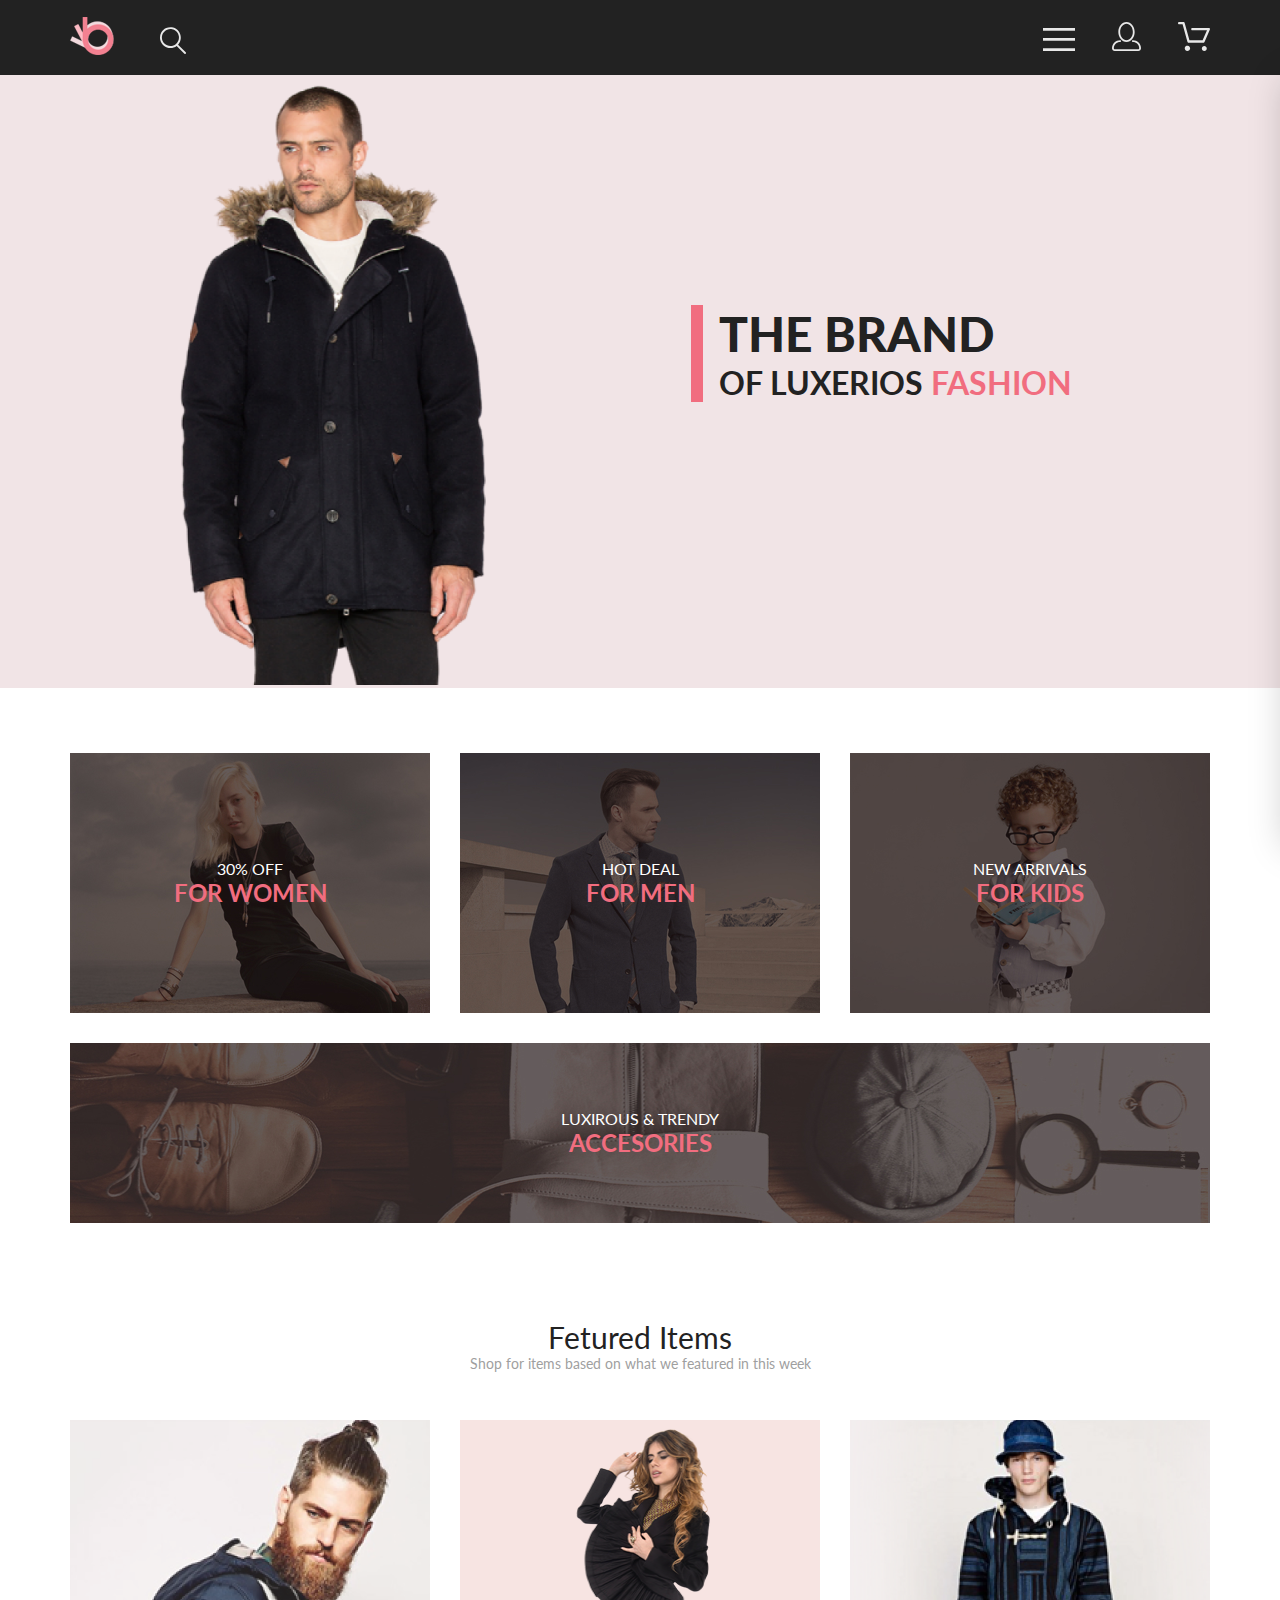
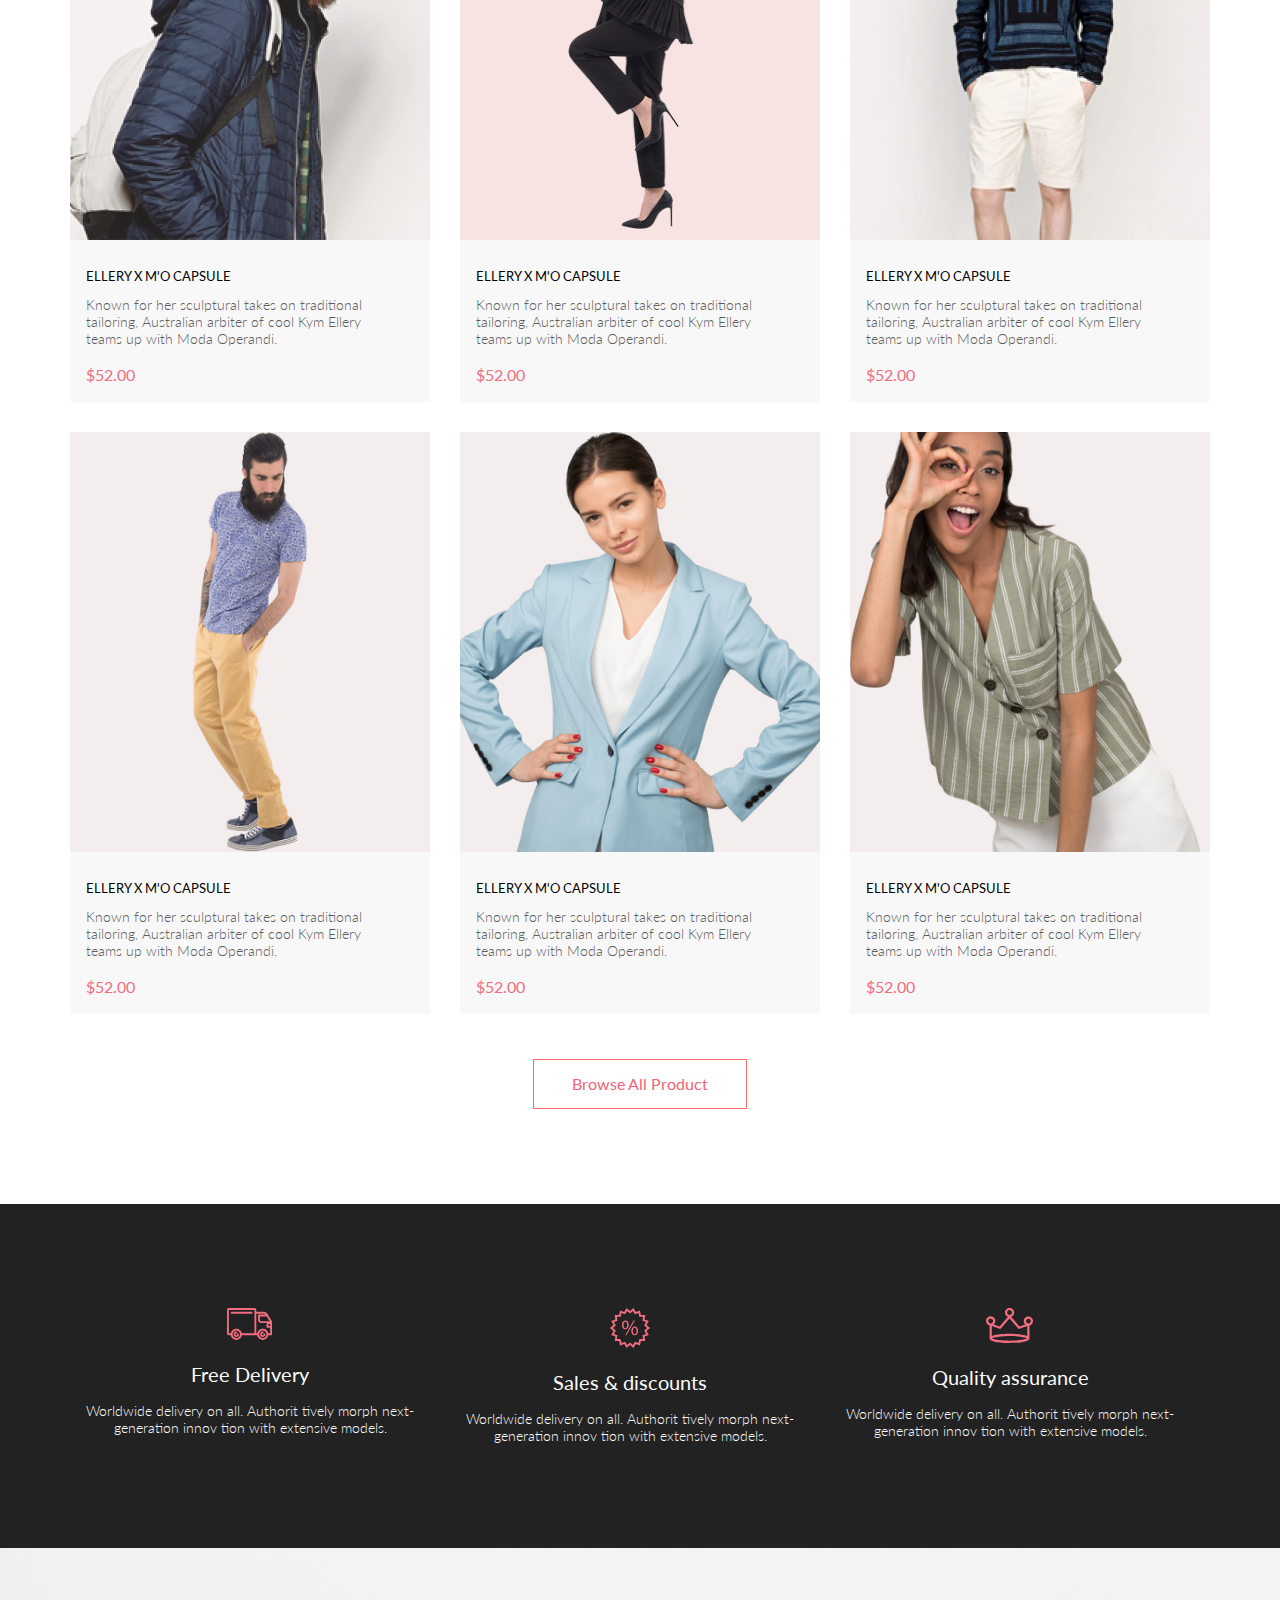
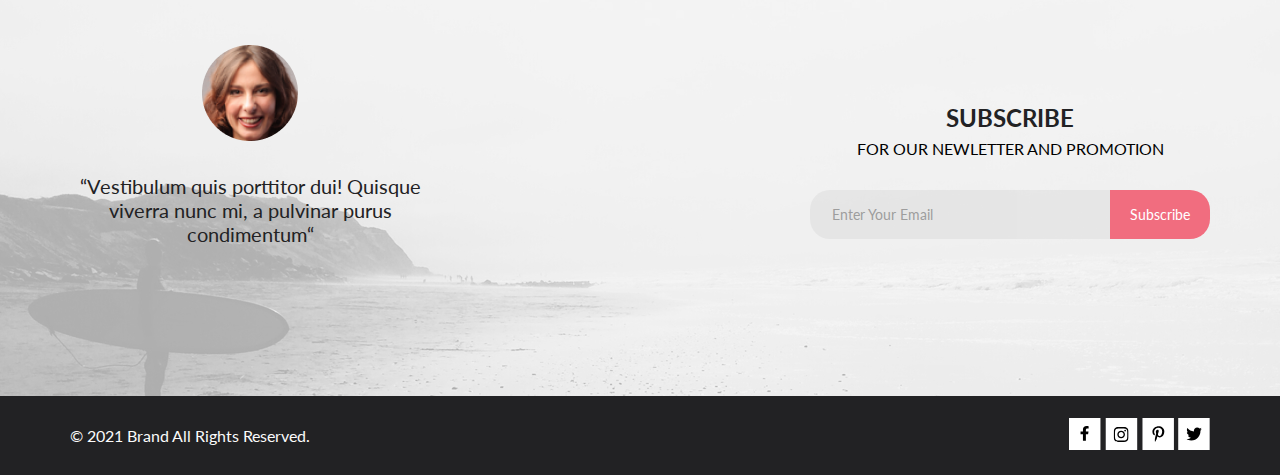
<file: index.html>
<!DOCTYPE html>
<html lang="en">

<head>
    <meta charset="UTF-8">
    <meta http-equiv="X-UA-Compatible" content="IE=edge">
    <meta name="viewport" content="width=device-width, initial-scale=1.0">
    <link rel="stylesheet" href="css/style.css">
    <link rel="preconnect" href="https://fonts.gstatic.com">
    <link href="https://fonts.googleapis.com/css2?family=Lato:wght@300 400 700 900&display=swap" rel="stylesheet">
    <title>Shop</title>
</head>

<body>
    <wrapper>




        <header class="header content__centering">
            <div class="header__left"><a href="index.html"><img src="images/logo.png" alt="Логотип"></a>

                <svg class="header__search" width="27" height="28" viewBox="0 0 27 28" fill="none"
                    xmlns="http://www.w3.org/2000/svg">
                    <path
                        d="M19.0596 17.6259C20.6713 15.8658 21.6282 13.6048 21.7698 11.2225C21.9113 8.84018 21.2288 6.48173 19.8369 4.54318C18.445 2.60463 16.4285 1.20404 14.126 0.576619C11.8234 -0.0508009 9.3751 0.13316 7.19217 1.09761C5.00923 2.06205 3.22463 3.74825 2.13804 5.87302C1.05145 7.9978 0.729054 10.4318 1.225 12.7661C1.72094 15.1005 3.00501 17.1932 4.86158 18.6927C6.71814 20.1922 9.03413 21.0072 11.4206 21.0009C13.673 21.004 15.8645 20.27 17.6606 18.9109L25.4086 26.7179C25.4941 26.807 25.5965 26.8781 25.7099 26.927C25.8232 26.9759 25.9452 27.0017 26.0686 27.0029C26.1923 27.0033 26.3148 26.9782 26.4283 26.9292C26.5419 26.8801 26.6441 26.8082 26.7286 26.7179C26.9025 26.537 26.9997 26.2958 26.9997 26.0449C26.9997 25.794 26.9025 25.5528 26.7286 25.3719L19.0596 17.6259ZM2.88662 10.5009C2.89946 8.81563 3.41094 7.17187 4.35659 5.77685C5.30224 4.38183 6.63972 3.29801 8.20044 2.662C9.76115 2.02599 11.4752 1.86627 13.1266 2.20298C14.7779 2.53969 16.2926 3.35775 17.4797 4.55404C18.6668 5.75033 19.4732 7.27129 19.7972 8.92519C20.1212 10.5791 19.9483 12.2919 19.3002 13.8476C18.6522 15.4034 17.5581 16.7325 16.1559 17.6674C14.7536 18.6023 13.1059 19.1011 11.4206 19.1009C9.14916 19.0901 6.97482 18.1784 5.37484 16.566C3.77486 14.9537 2.87998 12.7724 2.88662 10.5009Z"
                        fill="#E8E8E8" />
                </svg>

            </div>
            <div class="header__right">
                <input type="checkbox" id="switcher" class="hidden-menu-ticker">
                <a class="header__right__link" href="">
                    <label for="switcher">
                        <svg class="header__right__icons" width="32" height="23" viewBox="0 0 32 23" fill="none"
                            xmlns="http://www.w3.org/2000/svg">
                            <path d="M0 23V20.31H32V23H0ZM0 12.76V10.07H32V12.76H0ZM0 2.69V0H32V2.69H0Z"
                                fill="#E8E8E8" />
                        </svg>
                    </label>
                </a>

                <div class="filter__sort hidden-menu">
                    <div class="filter">
                        <span class="hidden-menu-title">MENU</span>
                        <details class="filter__details-in" open>
                            <summary class="filter__summary-in">
                                <span class="filter__heading-in">MAN</span>
                            </summary>
                            <ul class="filter__ul">
                                <li><a href="#">Accessories</a></li>
                                <li><a href="#">Bags</a></li>
                                <li><a href="#">Denim</a></li>
                                <li><a href="#">T-Shirts</a></li>
                            </ul>
                        </details>
                        <details class="filter__details-in" open>
                            <summary class="filter__summary-in">
                                <span class="filter__heading-in">WOMEN</span>
                            </summary>
                            <ul class="filter__ul">
                                <li><a href="#">Accessories</a></li>
                                <li><a href="#">Jackets & Coats</a></li>
                                <li><a href="#">Polos</a></li>
                                <li><a href="#">Shirts</a></li>
                                <li><a href="#">T-Shirts</a></li>
                            </ul>
                        </details>
                        <details class="filter__details-in" open>
                            <summary class="filter__summary-in">
                                <span class="filter__heading-in">KIDS</span>
                            </summary>
                            <ul class="filter__ul">
                                <li><a href="#">Accessories</a></li>
                                <li><a href="#">Jackets & Coats</a></li>
                                <li><a href="#">Polos</a></li>
                                <li><a href="#">Shirts</a></li>
                                <li><a href="#">T-Shirts</a></li>
                                <li><a href="#">Bags</a></li>
                            </ul>
                        </details>

                    </div>
                </div>

                <a class="header__right__link" href="registration.html">
                    <svg class="header__right__icons" width="29" height="29" viewBox="0 0 29 29" fill="none"
                        xmlns="http://www.w3.org/2000/svg">
                        <path
                            d="M14.5 19.937C19 19.937 22.656 15.464 22.656 9.968C22.656 4.472 19 0 14.5 0C13.3631 0.0217413 12.2463 0.303398 11.2351 0.823397C10.2239 1.34339 9.34507 2.08794 8.66602 3C7.12663 4.99573 6.30819 7.45381 6.34399 9.974C6.34399 15.465 10 19.937 14.5 19.937ZM14.5 1.813C18 1.813 20.844 5.472 20.844 9.969C20.844 14.466 17.998 18.125 14.5 18.125C11.002 18.125 8.15603 14.465 8.15503 9.969C8.15403 5.473 11 1.813 14.5 1.813ZM20.844 18.125C20.6036 18.125 20.373 18.2205 20.203 18.3905C20.033 18.5605 19.9375 18.7911 19.9375 19.0315C19.9375 19.2719 20.033 19.5025 20.203 19.6725C20.373 19.8425 20.6036 19.938 20.844 19.938C22.526 19.9399 24.1386 20.6088 25.3279 21.7982C26.5172 22.9875 27.1861 24.6 27.188 26.282C27.1875 26.5221 27.0918 26.7523 26.922 26.9221C26.7522 27.0918 26.5221 27.1875 26.282 27.188H2.71997C2.47985 27.1875 2.24975 27.0918 2.07996 26.9221C1.91016 26.7523 1.81449 26.5221 1.81396 26.282C1.81608 24.6001 2.48517 22.9877 3.67444 21.7985C4.86371 20.6092 6.47608 19.9401 8.15796 19.938C8.39824 19.938 8.62868 19.8425 8.79858 19.6726C8.96849 19.5027 9.06396 19.2723 9.06396 19.032C9.06396 18.7917 8.96849 18.5613 8.79858 18.3914C8.62868 18.2215 8.39824 18.126 8.15796 18.126C5.99541 18.1279 3.92201 18.9875 2.39258 20.5164C0.863144 22.0453 0.00264777 24.1185 0 26.281C0.000794067 27.0019 0.287502 27.693 0.797241 28.2027C1.30698 28.7125 1.99811 28.9992 2.71899 29H26.282C27.0027 28.9989 27.6936 28.7121 28.2031 28.2024C28.7126 27.6927 28.9992 27.0017 29 26.281C28.9974 24.1187 28.1372 22.0457 26.6083 20.5168C25.0793 18.9878 23.0063 18.1276 20.844 18.125Z"
                            fill="#E8E8E8" />
                    </svg>
                </a>
                <a class="header__right__link" href="cart.html">
                    <svg class="header__right__icons" width="32" height="29" viewBox="0 0 32 29" fill="none"
                        xmlns="http://www.w3.org/2000/svg">
                        <path
                            d="M26.2009 29C25.5532 28.9738 24.9415 28.6948 24.4972 28.2227C24.0529 27.7506 23.8114 27.1232 23.8245 26.475C23.8376 25.8269 24.1043 25.2097 24.5673 24.7559C25.0303 24.3022 25.6527 24.048 26.301 24.048C26.9493 24.048 27.5717 24.3022 28.0347 24.7559C28.4977 25.2097 28.7644 25.8269 28.7775 26.475C28.7906 27.1232 28.549 27.7506 28.1047 28.2227C27.6604 28.6948 27.0488 28.9738 26.401 29H26.2009ZM6.75293 26.32C6.75293 25.79 6.91011 25.2718 7.20459 24.8311C7.49907 24.3904 7.91764 24.0469 8.40735 23.844C8.89705 23.6412 9.43594 23.5881 9.95581 23.6915C10.4757 23.7949 10.9532 24.0502 11.328 24.425C11.7028 24.7998 11.9581 25.2773 12.0615 25.7972C12.1649 26.317 12.1118 26.8559 11.9089 27.3456C11.7061 27.8353 11.3626 28.2539 10.9219 28.5483C10.4812 28.8428 9.96304 29 9.43298 29C9.08087 29.0003 8.73212 28.9311 8.40674 28.7966C8.08136 28.662 7.78569 28.4646 7.53662 28.2158C7.28755 27.9669 7.09001 27.6713 6.9552 27.3461C6.82039 27.0208 6.75098 26.6721 6.75098 26.32H6.75293ZM10.553 20.686C10.2935 20.6868 10.0409 20.6024 9.83411 20.4457C9.62727 20.2891 9.47758 20.0689 9.40796 19.819L4.57495 2.36401H1.18201C0.868521 2.36401 0.567859 2.23947 0.346191 2.01781C0.124523 1.79614 0 1.49549 0 1.18201C0 0.868519 0.124523 0.567873 0.346191 0.346205C0.567859 0.124537 0.868521 5.81268e-06 1.18201 5.81268e-06H5.46301C5.7225 -0.00080736 5.97504 0.0837201 6.18176 0.240568C6.38848 0.397416 6.53784 0.617884 6.60693 0.868006L11.4399 18.323H24.6179L29.001 8.27501H14.401C14.2428 8.27961 14.0854 8.25242 13.9379 8.19507C13.7904 8.13771 13.6559 8.05134 13.5424 7.94108C13.4288 7.83082 13.3386 7.69891 13.277 7.55315C13.2154 7.40739 13.1836 7.25075 13.1836 7.0925C13.1836 6.93426 13.2154 6.77762 13.277 6.63186C13.3386 6.4861 13.4288 6.35419 13.5424 6.24393C13.6559 6.13367 13.7904 6.0473 13.9379 5.98994C14.0854 5.93259 14.2428 5.90541 14.401 5.91001H30.814C31.0097 5.90996 31.2022 5.95866 31.3744 6.05172C31.5465 6.14478 31.6928 6.27926 31.7999 6.44301C31.9078 6.60729 31.9734 6.79569 31.9908 6.99145C32.0083 7.18721 31.9771 7.38424 31.9 7.565L26.495 19.977C26.4026 20.1876 26.251 20.3668 26.0585 20.4927C25.866 20.6186 25.641 20.6858 25.411 20.686H10.553Z"
                            fill="#E8E8E8" />
                    </svg>
                </a>
            </div>
        </header>




        <section class="promo content__centering">
            <div class="promo__image">
                <img src="images/big_picture_man.png" alt="Man photo" class="promo__photo">
            </div>
            <div class="promo__text">
                <div class="promo__content">
                    <h1 class="promo__h1">THE BRAND</h1>
                    <h2 class="promo__h2">OF LUXERIOS <span class="promo__h2_select">FASHION</span></h2>
                </div>
            </div>
        </section>

        <div class="offer content__centering">
            <div class="offer__pictures__1">
                <div class="offer__picture__block__1">
                    <div class="offer__text__block__1">
                        <p class="offer__text__1">30% OFF</p>
                        <p class="offer__text__2">FOR WOMEN</p>
                    </div>
                </div>
                <div class="offer__picture__block__2">
                    <div class="offer__text__block__1">
                        <p class="offer__text__1">HOT DEAL</p>
                        <p class="offer__text__2">FOR MEN</p>
                    </div>
                </div>
                <div class="offer__picture__block__3">
                    <div class="offer__text__block__1">
                        <p class="offer__text__1">NEW ARRIVALS</p>
                        <p class="offer__text__2">FOR KIDS</p>
                    </div>
                </div>
            </div>
            <div class="offer__picture__2">
                <div class="offer__text__block">
                    <p class="offer__text__1">LUXIROUS & TRENDY</p>
                    <p class="offer__text__2">ACCESORIES</p>
                </div>
            </div>
        </div>

        <section class="products content__centering">
            <div class="top__text">
                <p class="products__top__text__1">Fetured Items</p>
                <p class="products__top__text__2">Shop for items based on what we featured in this week</p>
            </div>
            <div class="products__cards">
                <div class="product__card">
                    <a class="product__card__link" href=" #">
                        <img class="product__card__image" src="images/product_card_1.png" alt="product_card_1">
                    </a>
                    <div class="product__card__text">
                        <p class="product__card__p1">ELLERY X M'O CAPSULE</p>
                        <p class="product__card__p2">Known for her sculptural takes on traditional tailoring, Australian
                            arbiter of cool Kym Ellery teams up with Moda Operandi.</p>
                        <p class="product__card__p3">$52.00</p>
                    </div>
                    <a href="product.html" class="product__add__link"><svg class="product__cart__svg" width="27"
                            height="25" viewBox="0 0 27 25" fill="none" xmlns="http://www.w3.org/2000/svg">
                            <path
                                d="M21.9509 23.2667H21.8386C21.2294 23.2667 20.7177 22.7671 20.6735 22.1294C20.629 21.4607 21.1175 20.8785 21.7626 20.8346C21.788 20.8329 21.8145 20.832 21.8405 20.832C22.4575 20.832 22.9743 21.3219 23.0201 21.9487C23.0319 22.1971 22.9914 22.5514 22.736 22.8439L22.73 22.8507L22.7242 22.8575C22.5275 23.0912 22.2607 23.2321 21.9509 23.2667ZM8.21887 23.2604C7.5683 23.2604 7.03906 22.7174 7.03906 22.05C7.03906 21.3832 7.5683 20.8406 8.21887 20.8406C8.86945 20.8406 9.39868 21.3832 9.39868 22.05C9.39868 22.7174 8.86945 23.2604 8.21887 23.2604Z"
                                fill="white" />
                            <path
                                d="M21.876 22.2662C21.921 22.2549 21.9423 22.2339 21.96 22.2129C21.9678 22.2037 21.9756 22.1946 21.9835 22.1855C22.02 22.1438 22.0233 22.0553 22.0224 22.0105C22.0092 21.9044 21.9185 21.8315 21.8412 21.8315C21.8375 21.8315 21.8336 21.8317 21.8312 21.8318C21.7531 21.8372 21.6653 21.9409 21.6719 22.0625C21.6813 22.1793 21.7675 22.2662 21.8392 22.2662H21.876ZM8.21954 22.2599C8.31873 22.2599 8.39935 22.1655 8.39935 22.0496C8.39935 21.9341 8.31873 21.8401 8.21954 21.8401C8.12042 21.8401 8.03973 21.9341 8.03973 22.0496C8.03973 22.1655 8.12042 22.2599 8.21954 22.2599ZM21.9995 24.2662C21.9517 24.2662 21.8878 24.2662 21.8392 24.2662C20.7017 24.2662 19.7567 23.3545 19.6765 22.198C19.5964 20.9929 20.4937 19.9183 21.6953 19.8364C21.7441 19.8331 21.7928 19.8315 21.8412 19.8315C22.9799 19.8315 23.9413 20.7324 24.019 21.8884C24.0505 22.4915 23.8741 23.0612 23.4898 23.5012C23.1055 23.9575 22.5764 24.2177 21.9995 24.2662ZM8.21954 24.2599C7.01532 24.2599 6.03973 23.2709 6.03973 22.0496C6.03973 20.8291 7.01532 19.8401 8.21954 19.8401C9.42371 19.8401 10.3994 20.8291 10.3994 22.0496C10.3994 23.2709 9.42371 24.2599 8.21954 24.2599ZM21.1984 17.3938H9.13306C8.70013 17.3938 8.31586 17.1005 8.20331 16.6775L4.27753 2.24768H1.52173C0.993408 2.24768 0.560547 1.80859 0.560547 1.27039C0.560547 0.733032 0.993408 0.292969 1.52173 0.292969H4.99933C5.43134 0.292969 5.81561 0.586304 5.9281 1.01025L9.85394 15.4391H20.5576L24.1144 7.13379H12.2578C11.7286 7.13379 11.2957 6.69373 11.2957 6.15649C11.2957 5.61914 11.7286 5.17908 12.2578 5.17908H25.5886C25.9091 5.17908 26.2141 5.34192 26.3896 5.61914C26.566 5.89539 26.5984 6.23743 26.4697 6.547L22.0795 16.807C21.9193 17.1653 21.5827 17.3938 21.1984 17.3938Z"
                                fill="white" />
                            <path
                                d="M21.876 22.2662C21.921 22.2549 21.9423 22.2339 21.96 22.2129C21.9678 22.2037 21.9756 22.1946 21.9835 22.1855C22.02 22.1438 22.0233 22.0553 22.0224 22.0105C22.0092 21.9044 21.9185 21.8315 21.8412 21.8315C21.8375 21.8315 21.8336 21.8317 21.8312 21.8318C21.7531 21.8372 21.6653 21.9409 21.6719 22.0625C21.6813 22.1793 21.7675 22.2662 21.8392 22.2662H21.876ZM8.21954 22.2599C8.31873 22.2599 8.39935 22.1655 8.39935 22.0496C8.39935 21.9341 8.31873 21.8401 8.21954 21.8401C8.12042 21.8401 8.03973 21.9341 8.03973 22.0496C8.03973 22.1655 8.12042 22.2599 8.21954 22.2599ZM21.9995 24.2662C21.9517 24.2662 21.8878 24.2662 21.8392 24.2662C20.7017 24.2662 19.7567 23.3545 19.6765 22.198C19.5964 20.9929 20.4937 19.9183 21.6953 19.8364C21.7441 19.8331 21.7928 19.8315 21.8412 19.8315C22.9799 19.8315 23.9413 20.7324 24.019 21.8884C24.0505 22.4915 23.8741 23.0612 23.4898 23.5012C23.1055 23.9575 22.5764 24.2177 21.9995 24.2662ZM8.21954 24.2599C7.01532 24.2599 6.03973 23.2709 6.03973 22.0496C6.03973 20.8291 7.01532 19.8401 8.21954 19.8401C9.42371 19.8401 10.3994 20.8291 10.3994 22.0496C10.3994 23.2709 9.42371 24.2599 8.21954 24.2599ZM21.1984 17.3938H9.13306C8.70013 17.3938 8.31586 17.1005 8.20331 16.6775L4.27753 2.24768H1.52173C0.993408 2.24768 0.560547 1.80859 0.560547 1.27039C0.560547 0.733032 0.993408 0.292969 1.52173 0.292969H4.99933C5.43134 0.292969 5.81561 0.586304 5.9281 1.01025L9.85394 15.4391H20.5576L24.1144 7.13379H12.2578C11.7286 7.13379 11.2957 6.69373 11.2957 6.15649C11.2957 5.61914 11.7286 5.17908 12.2578 5.17908H25.5886C25.9091 5.17908 26.2141 5.34192 26.3896 5.61914C26.566 5.89539 26.5984 6.23743 26.4697 6.547L22.0795 16.807C21.9193 17.1653 21.5827 17.3938 21.1984 17.3938Z"
                                fill="white" />
                        </svg>
                        Add to Cart
                    </a>
                </div>
                <div class="product__card">
                    <a class="product__card__link" href=" #">
                        <img src="images/product_card_2.png" alt="product_card_2">
                    </a>
                    <div class="product__card__text">
                        <p class="product__card__p1">ELLERY X M'O CAPSULE</p>
                        <p class="product__card__p2">Known for her sculptural takes on traditional tailoring, Australian
                            arbiter of cool Kym Ellery teams up with Moda Operandi.</p>
                        <p class="product__card__p3">$52.00</p>
                    </div>
                    <a href="product.html" class="product__add__link"><svg class="product__cart__svg" width="27"
                            height="25" viewBox="0 0 27 25" fill="none" xmlns="http://www.w3.org/2000/svg">
                            <path
                                d="M21.9509 23.2667H21.8386C21.2294 23.2667 20.7177 22.7671 20.6735 22.1294C20.629 21.4607 21.1175 20.8785 21.7626 20.8346C21.788 20.8329 21.8145 20.832 21.8405 20.832C22.4575 20.832 22.9743 21.3219 23.0201 21.9487C23.0319 22.1971 22.9914 22.5514 22.736 22.8439L22.73 22.8507L22.7242 22.8575C22.5275 23.0912 22.2607 23.2321 21.9509 23.2667ZM8.21887 23.2604C7.5683 23.2604 7.03906 22.7174 7.03906 22.05C7.03906 21.3832 7.5683 20.8406 8.21887 20.8406C8.86945 20.8406 9.39868 21.3832 9.39868 22.05C9.39868 22.7174 8.86945 23.2604 8.21887 23.2604Z"
                                fill="white" />
                            <path
                                d="M21.876 22.2662C21.921 22.2549 21.9423 22.2339 21.96 22.2129C21.9678 22.2037 21.9756 22.1946 21.9835 22.1855C22.02 22.1438 22.0233 22.0553 22.0224 22.0105C22.0092 21.9044 21.9185 21.8315 21.8412 21.8315C21.8375 21.8315 21.8336 21.8317 21.8312 21.8318C21.7531 21.8372 21.6653 21.9409 21.6719 22.0625C21.6813 22.1793 21.7675 22.2662 21.8392 22.2662H21.876ZM8.21954 22.2599C8.31873 22.2599 8.39935 22.1655 8.39935 22.0496C8.39935 21.9341 8.31873 21.8401 8.21954 21.8401C8.12042 21.8401 8.03973 21.9341 8.03973 22.0496C8.03973 22.1655 8.12042 22.2599 8.21954 22.2599ZM21.9995 24.2662C21.9517 24.2662 21.8878 24.2662 21.8392 24.2662C20.7017 24.2662 19.7567 23.3545 19.6765 22.198C19.5964 20.9929 20.4937 19.9183 21.6953 19.8364C21.7441 19.8331 21.7928 19.8315 21.8412 19.8315C22.9799 19.8315 23.9413 20.7324 24.019 21.8884C24.0505 22.4915 23.8741 23.0612 23.4898 23.5012C23.1055 23.9575 22.5764 24.2177 21.9995 24.2662ZM8.21954 24.2599C7.01532 24.2599 6.03973 23.2709 6.03973 22.0496C6.03973 20.8291 7.01532 19.8401 8.21954 19.8401C9.42371 19.8401 10.3994 20.8291 10.3994 22.0496C10.3994 23.2709 9.42371 24.2599 8.21954 24.2599ZM21.1984 17.3938H9.13306C8.70013 17.3938 8.31586 17.1005 8.20331 16.6775L4.27753 2.24768H1.52173C0.993408 2.24768 0.560547 1.80859 0.560547 1.27039C0.560547 0.733032 0.993408 0.292969 1.52173 0.292969H4.99933C5.43134 0.292969 5.81561 0.586304 5.9281 1.01025L9.85394 15.4391H20.5576L24.1144 7.13379H12.2578C11.7286 7.13379 11.2957 6.69373 11.2957 6.15649C11.2957 5.61914 11.7286 5.17908 12.2578 5.17908H25.5886C25.9091 5.17908 26.2141 5.34192 26.3896 5.61914C26.566 5.89539 26.5984 6.23743 26.4697 6.547L22.0795 16.807C21.9193 17.1653 21.5827 17.3938 21.1984 17.3938Z"
                                fill="white" />
                            <path
                                d="M21.876 22.2662C21.921 22.2549 21.9423 22.2339 21.96 22.2129C21.9678 22.2037 21.9756 22.1946 21.9835 22.1855C22.02 22.1438 22.0233 22.0553 22.0224 22.0105C22.0092 21.9044 21.9185 21.8315 21.8412 21.8315C21.8375 21.8315 21.8336 21.8317 21.8312 21.8318C21.7531 21.8372 21.6653 21.9409 21.6719 22.0625C21.6813 22.1793 21.7675 22.2662 21.8392 22.2662H21.876ZM8.21954 22.2599C8.31873 22.2599 8.39935 22.1655 8.39935 22.0496C8.39935 21.9341 8.31873 21.8401 8.21954 21.8401C8.12042 21.8401 8.03973 21.9341 8.03973 22.0496C8.03973 22.1655 8.12042 22.2599 8.21954 22.2599ZM21.9995 24.2662C21.9517 24.2662 21.8878 24.2662 21.8392 24.2662C20.7017 24.2662 19.7567 23.3545 19.6765 22.198C19.5964 20.9929 20.4937 19.9183 21.6953 19.8364C21.7441 19.8331 21.7928 19.8315 21.8412 19.8315C22.9799 19.8315 23.9413 20.7324 24.019 21.8884C24.0505 22.4915 23.8741 23.0612 23.4898 23.5012C23.1055 23.9575 22.5764 24.2177 21.9995 24.2662ZM8.21954 24.2599C7.01532 24.2599 6.03973 23.2709 6.03973 22.0496C6.03973 20.8291 7.01532 19.8401 8.21954 19.8401C9.42371 19.8401 10.3994 20.8291 10.3994 22.0496C10.3994 23.2709 9.42371 24.2599 8.21954 24.2599ZM21.1984 17.3938H9.13306C8.70013 17.3938 8.31586 17.1005 8.20331 16.6775L4.27753 2.24768H1.52173C0.993408 2.24768 0.560547 1.80859 0.560547 1.27039C0.560547 0.733032 0.993408 0.292969 1.52173 0.292969H4.99933C5.43134 0.292969 5.81561 0.586304 5.9281 1.01025L9.85394 15.4391H20.5576L24.1144 7.13379H12.2578C11.7286 7.13379 11.2957 6.69373 11.2957 6.15649C11.2957 5.61914 11.7286 5.17908 12.2578 5.17908H25.5886C25.9091 5.17908 26.2141 5.34192 26.3896 5.61914C26.566 5.89539 26.5984 6.23743 26.4697 6.547L22.0795 16.807C21.9193 17.1653 21.5827 17.3938 21.1984 17.3938Z"
                                fill="white" />
                        </svg>
                        Add to Cart
                    </a>
                </div>
                <div class="product__card">
                    <a class="product__card__link" href=" #">
                        <img src="images/product_card_3.png" alt="product_card_3">
                    </a>
                    <div class="product__card__text">
                        <p class="product__card__p1">ELLERY X M'O CAPSULE</p>
                        <p class="product__card__p2">Known for her sculptural takes on traditional tailoring, Australian
                            arbiter of cool Kym Ellery teams up with Moda Operandi.</p>
                        <p class="product__card__p3">$52.00</p>
                    </div>
                    <a href="product.html" class="product__add__link"><svg class="product__cart__svg" width="27"
                            height="25" viewBox="0 0 27 25" fill="none" xmlns="http://www.w3.org/2000/svg">
                            <path
                                d="M21.9509 23.2667H21.8386C21.2294 23.2667 20.7177 22.7671 20.6735 22.1294C20.629 21.4607 21.1175 20.8785 21.7626 20.8346C21.788 20.8329 21.8145 20.832 21.8405 20.832C22.4575 20.832 22.9743 21.3219 23.0201 21.9487C23.0319 22.1971 22.9914 22.5514 22.736 22.8439L22.73 22.8507L22.7242 22.8575C22.5275 23.0912 22.2607 23.2321 21.9509 23.2667ZM8.21887 23.2604C7.5683 23.2604 7.03906 22.7174 7.03906 22.05C7.03906 21.3832 7.5683 20.8406 8.21887 20.8406C8.86945 20.8406 9.39868 21.3832 9.39868 22.05C9.39868 22.7174 8.86945 23.2604 8.21887 23.2604Z"
                                fill="white" />
                            <path
                                d="M21.876 22.2662C21.921 22.2549 21.9423 22.2339 21.96 22.2129C21.9678 22.2037 21.9756 22.1946 21.9835 22.1855C22.02 22.1438 22.0233 22.0553 22.0224 22.0105C22.0092 21.9044 21.9185 21.8315 21.8412 21.8315C21.8375 21.8315 21.8336 21.8317 21.8312 21.8318C21.7531 21.8372 21.6653 21.9409 21.6719 22.0625C21.6813 22.1793 21.7675 22.2662 21.8392 22.2662H21.876ZM8.21954 22.2599C8.31873 22.2599 8.39935 22.1655 8.39935 22.0496C8.39935 21.9341 8.31873 21.8401 8.21954 21.8401C8.12042 21.8401 8.03973 21.9341 8.03973 22.0496C8.03973 22.1655 8.12042 22.2599 8.21954 22.2599ZM21.9995 24.2662C21.9517 24.2662 21.8878 24.2662 21.8392 24.2662C20.7017 24.2662 19.7567 23.3545 19.6765 22.198C19.5964 20.9929 20.4937 19.9183 21.6953 19.8364C21.7441 19.8331 21.7928 19.8315 21.8412 19.8315C22.9799 19.8315 23.9413 20.7324 24.019 21.8884C24.0505 22.4915 23.8741 23.0612 23.4898 23.5012C23.1055 23.9575 22.5764 24.2177 21.9995 24.2662ZM8.21954 24.2599C7.01532 24.2599 6.03973 23.2709 6.03973 22.0496C6.03973 20.8291 7.01532 19.8401 8.21954 19.8401C9.42371 19.8401 10.3994 20.8291 10.3994 22.0496C10.3994 23.2709 9.42371 24.2599 8.21954 24.2599ZM21.1984 17.3938H9.13306C8.70013 17.3938 8.31586 17.1005 8.20331 16.6775L4.27753 2.24768H1.52173C0.993408 2.24768 0.560547 1.80859 0.560547 1.27039C0.560547 0.733032 0.993408 0.292969 1.52173 0.292969H4.99933C5.43134 0.292969 5.81561 0.586304 5.9281 1.01025L9.85394 15.4391H20.5576L24.1144 7.13379H12.2578C11.7286 7.13379 11.2957 6.69373 11.2957 6.15649C11.2957 5.61914 11.7286 5.17908 12.2578 5.17908H25.5886C25.9091 5.17908 26.2141 5.34192 26.3896 5.61914C26.566 5.89539 26.5984 6.23743 26.4697 6.547L22.0795 16.807C21.9193 17.1653 21.5827 17.3938 21.1984 17.3938Z"
                                fill="white" />
                            <path
                                d="M21.876 22.2662C21.921 22.2549 21.9423 22.2339 21.96 22.2129C21.9678 22.2037 21.9756 22.1946 21.9835 22.1855C22.02 22.1438 22.0233 22.0553 22.0224 22.0105C22.0092 21.9044 21.9185 21.8315 21.8412 21.8315C21.8375 21.8315 21.8336 21.8317 21.8312 21.8318C21.7531 21.8372 21.6653 21.9409 21.6719 22.0625C21.6813 22.1793 21.7675 22.2662 21.8392 22.2662H21.876ZM8.21954 22.2599C8.31873 22.2599 8.39935 22.1655 8.39935 22.0496C8.39935 21.9341 8.31873 21.8401 8.21954 21.8401C8.12042 21.8401 8.03973 21.9341 8.03973 22.0496C8.03973 22.1655 8.12042 22.2599 8.21954 22.2599ZM21.9995 24.2662C21.9517 24.2662 21.8878 24.2662 21.8392 24.2662C20.7017 24.2662 19.7567 23.3545 19.6765 22.198C19.5964 20.9929 20.4937 19.9183 21.6953 19.8364C21.7441 19.8331 21.7928 19.8315 21.8412 19.8315C22.9799 19.8315 23.9413 20.7324 24.019 21.8884C24.0505 22.4915 23.8741 23.0612 23.4898 23.5012C23.1055 23.9575 22.5764 24.2177 21.9995 24.2662ZM8.21954 24.2599C7.01532 24.2599 6.03973 23.2709 6.03973 22.0496C6.03973 20.8291 7.01532 19.8401 8.21954 19.8401C9.42371 19.8401 10.3994 20.8291 10.3994 22.0496C10.3994 23.2709 9.42371 24.2599 8.21954 24.2599ZM21.1984 17.3938H9.13306C8.70013 17.3938 8.31586 17.1005 8.20331 16.6775L4.27753 2.24768H1.52173C0.993408 2.24768 0.560547 1.80859 0.560547 1.27039C0.560547 0.733032 0.993408 0.292969 1.52173 0.292969H4.99933C5.43134 0.292969 5.81561 0.586304 5.9281 1.01025L9.85394 15.4391H20.5576L24.1144 7.13379H12.2578C11.7286 7.13379 11.2957 6.69373 11.2957 6.15649C11.2957 5.61914 11.7286 5.17908 12.2578 5.17908H25.5886C25.9091 5.17908 26.2141 5.34192 26.3896 5.61914C26.566 5.89539 26.5984 6.23743 26.4697 6.547L22.0795 16.807C21.9193 17.1653 21.5827 17.3938 21.1984 17.3938Z"
                                fill="white" />
                        </svg>
                        Add to Cart
                    </a>
                </div>
                <div class="product__card">
                    <a class="product__card__link" href=" #">
                        <img src="images/product_card_4.png" alt="product_card_4">
                    </a>
                    <div class="product__card__text">
                        <p class="product__card__p1">ELLERY X M'O CAPSULE</p>
                        <p class="product__card__p2">Known for her sculptural takes on traditional tailoring, Australian
                            arbiter of cool Kym Ellery teams up with Moda Operandi.</p>
                        <p class="product__card__p3">$52.00</p>
                    </div>
                    <a href="product.html" class="product__add__link"><svg class="product__cart__svg" width="27"
                            height="25" viewBox="0 0 27 25" fill="none" xmlns="http://www.w3.org/2000/svg">
                            <path
                                d="M21.9509 23.2667H21.8386C21.2294 23.2667 20.7177 22.7671 20.6735 22.1294C20.629 21.4607 21.1175 20.8785 21.7626 20.8346C21.788 20.8329 21.8145 20.832 21.8405 20.832C22.4575 20.832 22.9743 21.3219 23.0201 21.9487C23.0319 22.1971 22.9914 22.5514 22.736 22.8439L22.73 22.8507L22.7242 22.8575C22.5275 23.0912 22.2607 23.2321 21.9509 23.2667ZM8.21887 23.2604C7.5683 23.2604 7.03906 22.7174 7.03906 22.05C7.03906 21.3832 7.5683 20.8406 8.21887 20.8406C8.86945 20.8406 9.39868 21.3832 9.39868 22.05C9.39868 22.7174 8.86945 23.2604 8.21887 23.2604Z"
                                fill="white" />
                            <path
                                d="M21.876 22.2662C21.921 22.2549 21.9423 22.2339 21.96 22.2129C21.9678 22.2037 21.9756 22.1946 21.9835 22.1855C22.02 22.1438 22.0233 22.0553 22.0224 22.0105C22.0092 21.9044 21.9185 21.8315 21.8412 21.8315C21.8375 21.8315 21.8336 21.8317 21.8312 21.8318C21.7531 21.8372 21.6653 21.9409 21.6719 22.0625C21.6813 22.1793 21.7675 22.2662 21.8392 22.2662H21.876ZM8.21954 22.2599C8.31873 22.2599 8.39935 22.1655 8.39935 22.0496C8.39935 21.9341 8.31873 21.8401 8.21954 21.8401C8.12042 21.8401 8.03973 21.9341 8.03973 22.0496C8.03973 22.1655 8.12042 22.2599 8.21954 22.2599ZM21.9995 24.2662C21.9517 24.2662 21.8878 24.2662 21.8392 24.2662C20.7017 24.2662 19.7567 23.3545 19.6765 22.198C19.5964 20.9929 20.4937 19.9183 21.6953 19.8364C21.7441 19.8331 21.7928 19.8315 21.8412 19.8315C22.9799 19.8315 23.9413 20.7324 24.019 21.8884C24.0505 22.4915 23.8741 23.0612 23.4898 23.5012C23.1055 23.9575 22.5764 24.2177 21.9995 24.2662ZM8.21954 24.2599C7.01532 24.2599 6.03973 23.2709 6.03973 22.0496C6.03973 20.8291 7.01532 19.8401 8.21954 19.8401C9.42371 19.8401 10.3994 20.8291 10.3994 22.0496C10.3994 23.2709 9.42371 24.2599 8.21954 24.2599ZM21.1984 17.3938H9.13306C8.70013 17.3938 8.31586 17.1005 8.20331 16.6775L4.27753 2.24768H1.52173C0.993408 2.24768 0.560547 1.80859 0.560547 1.27039C0.560547 0.733032 0.993408 0.292969 1.52173 0.292969H4.99933C5.43134 0.292969 5.81561 0.586304 5.9281 1.01025L9.85394 15.4391H20.5576L24.1144 7.13379H12.2578C11.7286 7.13379 11.2957 6.69373 11.2957 6.15649C11.2957 5.61914 11.7286 5.17908 12.2578 5.17908H25.5886C25.9091 5.17908 26.2141 5.34192 26.3896 5.61914C26.566 5.89539 26.5984 6.23743 26.4697 6.547L22.0795 16.807C21.9193 17.1653 21.5827 17.3938 21.1984 17.3938Z"
                                fill="white" />
                            <path
                                d="M21.876 22.2662C21.921 22.2549 21.9423 22.2339 21.96 22.2129C21.9678 22.2037 21.9756 22.1946 21.9835 22.1855C22.02 22.1438 22.0233 22.0553 22.0224 22.0105C22.0092 21.9044 21.9185 21.8315 21.8412 21.8315C21.8375 21.8315 21.8336 21.8317 21.8312 21.8318C21.7531 21.8372 21.6653 21.9409 21.6719 22.0625C21.6813 22.1793 21.7675 22.2662 21.8392 22.2662H21.876ZM8.21954 22.2599C8.31873 22.2599 8.39935 22.1655 8.39935 22.0496C8.39935 21.9341 8.31873 21.8401 8.21954 21.8401C8.12042 21.8401 8.03973 21.9341 8.03973 22.0496C8.03973 22.1655 8.12042 22.2599 8.21954 22.2599ZM21.9995 24.2662C21.9517 24.2662 21.8878 24.2662 21.8392 24.2662C20.7017 24.2662 19.7567 23.3545 19.6765 22.198C19.5964 20.9929 20.4937 19.9183 21.6953 19.8364C21.7441 19.8331 21.7928 19.8315 21.8412 19.8315C22.9799 19.8315 23.9413 20.7324 24.019 21.8884C24.0505 22.4915 23.8741 23.0612 23.4898 23.5012C23.1055 23.9575 22.5764 24.2177 21.9995 24.2662ZM8.21954 24.2599C7.01532 24.2599 6.03973 23.2709 6.03973 22.0496C6.03973 20.8291 7.01532 19.8401 8.21954 19.8401C9.42371 19.8401 10.3994 20.8291 10.3994 22.0496C10.3994 23.2709 9.42371 24.2599 8.21954 24.2599ZM21.1984 17.3938H9.13306C8.70013 17.3938 8.31586 17.1005 8.20331 16.6775L4.27753 2.24768H1.52173C0.993408 2.24768 0.560547 1.80859 0.560547 1.27039C0.560547 0.733032 0.993408 0.292969 1.52173 0.292969H4.99933C5.43134 0.292969 5.81561 0.586304 5.9281 1.01025L9.85394 15.4391H20.5576L24.1144 7.13379H12.2578C11.7286 7.13379 11.2957 6.69373 11.2957 6.15649C11.2957 5.61914 11.7286 5.17908 12.2578 5.17908H25.5886C25.9091 5.17908 26.2141 5.34192 26.3896 5.61914C26.566 5.89539 26.5984 6.23743 26.4697 6.547L22.0795 16.807C21.9193 17.1653 21.5827 17.3938 21.1984 17.3938Z"
                                fill="white" />
                        </svg>
                        Add to Cart
                    </a>
                </div>
                <div class="product__card">
                    <a class="product__card__link" href=" #">
                        <img src="images/product_card_5.png" alt="product_card_5">
                    </a>
                    <div class="product__card__text">
                        <p class="product__card__p1">ELLERY X M'O CAPSULE</p>
                        <p class="product__card__p2">Known for her sculptural takes on traditional tailoring, Australian
                            arbiter of cool Kym Ellery teams up with Moda Operandi.</p>
                        <p class="product__card__p3">$52.00</p>
                    </div>
                    <a href="product.html" class="product__add__link"><svg class="product__cart__svg" width="27"
                            height="25" viewBox="0 0 27 25" fill="none" xmlns="http://www.w3.org/2000/svg">
                            <path
                                d="M21.9509 23.2667H21.8386C21.2294 23.2667 20.7177 22.7671 20.6735 22.1294C20.629 21.4607 21.1175 20.8785 21.7626 20.8346C21.788 20.8329 21.8145 20.832 21.8405 20.832C22.4575 20.832 22.9743 21.3219 23.0201 21.9487C23.0319 22.1971 22.9914 22.5514 22.736 22.8439L22.73 22.8507L22.7242 22.8575C22.5275 23.0912 22.2607 23.2321 21.9509 23.2667ZM8.21887 23.2604C7.5683 23.2604 7.03906 22.7174 7.03906 22.05C7.03906 21.3832 7.5683 20.8406 8.21887 20.8406C8.86945 20.8406 9.39868 21.3832 9.39868 22.05C9.39868 22.7174 8.86945 23.2604 8.21887 23.2604Z"
                                fill="white" />
                            <path
                                d="M21.876 22.2662C21.921 22.2549 21.9423 22.2339 21.96 22.2129C21.9678 22.2037 21.9756 22.1946 21.9835 22.1855C22.02 22.1438 22.0233 22.0553 22.0224 22.0105C22.0092 21.9044 21.9185 21.8315 21.8412 21.8315C21.8375 21.8315 21.8336 21.8317 21.8312 21.8318C21.7531 21.8372 21.6653 21.9409 21.6719 22.0625C21.6813 22.1793 21.7675 22.2662 21.8392 22.2662H21.876ZM8.21954 22.2599C8.31873 22.2599 8.39935 22.1655 8.39935 22.0496C8.39935 21.9341 8.31873 21.8401 8.21954 21.8401C8.12042 21.8401 8.03973 21.9341 8.03973 22.0496C8.03973 22.1655 8.12042 22.2599 8.21954 22.2599ZM21.9995 24.2662C21.9517 24.2662 21.8878 24.2662 21.8392 24.2662C20.7017 24.2662 19.7567 23.3545 19.6765 22.198C19.5964 20.9929 20.4937 19.9183 21.6953 19.8364C21.7441 19.8331 21.7928 19.8315 21.8412 19.8315C22.9799 19.8315 23.9413 20.7324 24.019 21.8884C24.0505 22.4915 23.8741 23.0612 23.4898 23.5012C23.1055 23.9575 22.5764 24.2177 21.9995 24.2662ZM8.21954 24.2599C7.01532 24.2599 6.03973 23.2709 6.03973 22.0496C6.03973 20.8291 7.01532 19.8401 8.21954 19.8401C9.42371 19.8401 10.3994 20.8291 10.3994 22.0496C10.3994 23.2709 9.42371 24.2599 8.21954 24.2599ZM21.1984 17.3938H9.13306C8.70013 17.3938 8.31586 17.1005 8.20331 16.6775L4.27753 2.24768H1.52173C0.993408 2.24768 0.560547 1.80859 0.560547 1.27039C0.560547 0.733032 0.993408 0.292969 1.52173 0.292969H4.99933C5.43134 0.292969 5.81561 0.586304 5.9281 1.01025L9.85394 15.4391H20.5576L24.1144 7.13379H12.2578C11.7286 7.13379 11.2957 6.69373 11.2957 6.15649C11.2957 5.61914 11.7286 5.17908 12.2578 5.17908H25.5886C25.9091 5.17908 26.2141 5.34192 26.3896 5.61914C26.566 5.89539 26.5984 6.23743 26.4697 6.547L22.0795 16.807C21.9193 17.1653 21.5827 17.3938 21.1984 17.3938Z"
                                fill="white" />
                            <path
                                d="M21.876 22.2662C21.921 22.2549 21.9423 22.2339 21.96 22.2129C21.9678 22.2037 21.9756 22.1946 21.9835 22.1855C22.02 22.1438 22.0233 22.0553 22.0224 22.0105C22.0092 21.9044 21.9185 21.8315 21.8412 21.8315C21.8375 21.8315 21.8336 21.8317 21.8312 21.8318C21.7531 21.8372 21.6653 21.9409 21.6719 22.0625C21.6813 22.1793 21.7675 22.2662 21.8392 22.2662H21.876ZM8.21954 22.2599C8.31873 22.2599 8.39935 22.1655 8.39935 22.0496C8.39935 21.9341 8.31873 21.8401 8.21954 21.8401C8.12042 21.8401 8.03973 21.9341 8.03973 22.0496C8.03973 22.1655 8.12042 22.2599 8.21954 22.2599ZM21.9995 24.2662C21.9517 24.2662 21.8878 24.2662 21.8392 24.2662C20.7017 24.2662 19.7567 23.3545 19.6765 22.198C19.5964 20.9929 20.4937 19.9183 21.6953 19.8364C21.7441 19.8331 21.7928 19.8315 21.8412 19.8315C22.9799 19.8315 23.9413 20.7324 24.019 21.8884C24.0505 22.4915 23.8741 23.0612 23.4898 23.5012C23.1055 23.9575 22.5764 24.2177 21.9995 24.2662ZM8.21954 24.2599C7.01532 24.2599 6.03973 23.2709 6.03973 22.0496C6.03973 20.8291 7.01532 19.8401 8.21954 19.8401C9.42371 19.8401 10.3994 20.8291 10.3994 22.0496C10.3994 23.2709 9.42371 24.2599 8.21954 24.2599ZM21.1984 17.3938H9.13306C8.70013 17.3938 8.31586 17.1005 8.20331 16.6775L4.27753 2.24768H1.52173C0.993408 2.24768 0.560547 1.80859 0.560547 1.27039C0.560547 0.733032 0.993408 0.292969 1.52173 0.292969H4.99933C5.43134 0.292969 5.81561 0.586304 5.9281 1.01025L9.85394 15.4391H20.5576L24.1144 7.13379H12.2578C11.7286 7.13379 11.2957 6.69373 11.2957 6.15649C11.2957 5.61914 11.7286 5.17908 12.2578 5.17908H25.5886C25.9091 5.17908 26.2141 5.34192 26.3896 5.61914C26.566 5.89539 26.5984 6.23743 26.4697 6.547L22.0795 16.807C21.9193 17.1653 21.5827 17.3938 21.1984 17.3938Z"
                                fill="white" />
                        </svg>
                        Add to Cart
                    </a>
                </div>
                <div class="product__card">
                    <a class="product__card__link" href=" #">
                        <img src="images/product_card_6.png" alt="product_card_6">
                    </a>
                    <div class="product__card__text">
                        <p class="product__card__p1">ELLERY X M'O CAPSULE</p>
                        <p class="product__card__p2">Known for her sculptural takes on traditional tailoring, Australian
                            arbiter of cool Kym Ellery teams up with Moda Operandi.</p>
                        <p class="product__card__p3">$52.00</p>
                    </div>
                    <a href="product.html" class="product__add__link"><svg class="product__cart__svg" width="27"
                            height="25" viewBox="0 0 27 25" fill="none" xmlns="http://www.w3.org/2000/svg">
                            <path
                                d="M21.9509 23.2667H21.8386C21.2294 23.2667 20.7177 22.7671 20.6735 22.1294C20.629 21.4607 21.1175 20.8785 21.7626 20.8346C21.788 20.8329 21.8145 20.832 21.8405 20.832C22.4575 20.832 22.9743 21.3219 23.0201 21.9487C23.0319 22.1971 22.9914 22.5514 22.736 22.8439L22.73 22.8507L22.7242 22.8575C22.5275 23.0912 22.2607 23.2321 21.9509 23.2667ZM8.21887 23.2604C7.5683 23.2604 7.03906 22.7174 7.03906 22.05C7.03906 21.3832 7.5683 20.8406 8.21887 20.8406C8.86945 20.8406 9.39868 21.3832 9.39868 22.05C9.39868 22.7174 8.86945 23.2604 8.21887 23.2604Z"
                                fill="white" />
                            <path
                                d="M21.876 22.2662C21.921 22.2549 21.9423 22.2339 21.96 22.2129C21.9678 22.2037 21.9756 22.1946 21.9835 22.1855C22.02 22.1438 22.0233 22.0553 22.0224 22.0105C22.0092 21.9044 21.9185 21.8315 21.8412 21.8315C21.8375 21.8315 21.8336 21.8317 21.8312 21.8318C21.7531 21.8372 21.6653 21.9409 21.6719 22.0625C21.6813 22.1793 21.7675 22.2662 21.8392 22.2662H21.876ZM8.21954 22.2599C8.31873 22.2599 8.39935 22.1655 8.39935 22.0496C8.39935 21.9341 8.31873 21.8401 8.21954 21.8401C8.12042 21.8401 8.03973 21.9341 8.03973 22.0496C8.03973 22.1655 8.12042 22.2599 8.21954 22.2599ZM21.9995 24.2662C21.9517 24.2662 21.8878 24.2662 21.8392 24.2662C20.7017 24.2662 19.7567 23.3545 19.6765 22.198C19.5964 20.9929 20.4937 19.9183 21.6953 19.8364C21.7441 19.8331 21.7928 19.8315 21.8412 19.8315C22.9799 19.8315 23.9413 20.7324 24.019 21.8884C24.0505 22.4915 23.8741 23.0612 23.4898 23.5012C23.1055 23.9575 22.5764 24.2177 21.9995 24.2662ZM8.21954 24.2599C7.01532 24.2599 6.03973 23.2709 6.03973 22.0496C6.03973 20.8291 7.01532 19.8401 8.21954 19.8401C9.42371 19.8401 10.3994 20.8291 10.3994 22.0496C10.3994 23.2709 9.42371 24.2599 8.21954 24.2599ZM21.1984 17.3938H9.13306C8.70013 17.3938 8.31586 17.1005 8.20331 16.6775L4.27753 2.24768H1.52173C0.993408 2.24768 0.560547 1.80859 0.560547 1.27039C0.560547 0.733032 0.993408 0.292969 1.52173 0.292969H4.99933C5.43134 0.292969 5.81561 0.586304 5.9281 1.01025L9.85394 15.4391H20.5576L24.1144 7.13379H12.2578C11.7286 7.13379 11.2957 6.69373 11.2957 6.15649C11.2957 5.61914 11.7286 5.17908 12.2578 5.17908H25.5886C25.9091 5.17908 26.2141 5.34192 26.3896 5.61914C26.566 5.89539 26.5984 6.23743 26.4697 6.547L22.0795 16.807C21.9193 17.1653 21.5827 17.3938 21.1984 17.3938Z"
                                fill="white" />
                            <path
                                d="M21.876 22.2662C21.921 22.2549 21.9423 22.2339 21.96 22.2129C21.9678 22.2037 21.9756 22.1946 21.9835 22.1855C22.02 22.1438 22.0233 22.0553 22.0224 22.0105C22.0092 21.9044 21.9185 21.8315 21.8412 21.8315C21.8375 21.8315 21.8336 21.8317 21.8312 21.8318C21.7531 21.8372 21.6653 21.9409 21.6719 22.0625C21.6813 22.1793 21.7675 22.2662 21.8392 22.2662H21.876ZM8.21954 22.2599C8.31873 22.2599 8.39935 22.1655 8.39935 22.0496C8.39935 21.9341 8.31873 21.8401 8.21954 21.8401C8.12042 21.8401 8.03973 21.9341 8.03973 22.0496C8.03973 22.1655 8.12042 22.2599 8.21954 22.2599ZM21.9995 24.2662C21.9517 24.2662 21.8878 24.2662 21.8392 24.2662C20.7017 24.2662 19.7567 23.3545 19.6765 22.198C19.5964 20.9929 20.4937 19.9183 21.6953 19.8364C21.7441 19.8331 21.7928 19.8315 21.8412 19.8315C22.9799 19.8315 23.9413 20.7324 24.019 21.8884C24.0505 22.4915 23.8741 23.0612 23.4898 23.5012C23.1055 23.9575 22.5764 24.2177 21.9995 24.2662ZM8.21954 24.2599C7.01532 24.2599 6.03973 23.2709 6.03973 22.0496C6.03973 20.8291 7.01532 19.8401 8.21954 19.8401C9.42371 19.8401 10.3994 20.8291 10.3994 22.0496C10.3994 23.2709 9.42371 24.2599 8.21954 24.2599ZM21.1984 17.3938H9.13306C8.70013 17.3938 8.31586 17.1005 8.20331 16.6775L4.27753 2.24768H1.52173C0.993408 2.24768 0.560547 1.80859 0.560547 1.27039C0.560547 0.733032 0.993408 0.292969 1.52173 0.292969H4.99933C5.43134 0.292969 5.81561 0.586304 5.9281 1.01025L9.85394 15.4391H20.5576L24.1144 7.13379H12.2578C11.7286 7.13379 11.2957 6.69373 11.2957 6.15649C11.2957 5.61914 11.7286 5.17908 12.2578 5.17908H25.5886C25.9091 5.17908 26.2141 5.34192 26.3896 5.61914C26.566 5.89539 26.5984 6.23743 26.4697 6.547L22.0795 16.807C21.9193 17.1653 21.5827 17.3938 21.1984 17.3938Z"
                                fill="white" />
                        </svg>
                        Add to Cart
                    </a>
                </div>
            </div>
            <div class="browse__all__button">
                <a class="browse__all__product" href="#">
                    <span>Browse All Product</span>
                </a>
            </div>
        </section>

        <section class="sale content__centering">
            <article class="sale_item">
                <img src="images/sale_img_1.svg" alt="" class="sale_img">
                <h3 class="sale_title">Free Delivery</h3>
                <p class="sale_text">Worldwide delivery on all. Authorit tively morph next-generation
                    innov
                    tion with extensive models.</p>
            </article>
            <article class="sale_item">
                <img src="images/sale_img_2.svg" alt="" class="sale_img">
                <h3 class="sale_title">Sales & discounts</h3>
                <p class="sale_text">Worldwide delivery on all. Authorit tively morph next-generation
                    innov
                    tion with extensive models.</p>
            </article>
            <article class="sale_item">
                <img src="images/sale_img_3.svg" alt="" class="sale_img">
                <h3 class="sale_title">Quality assurance</h3>
                <p class="sale_text">Worldwide delivery on all. Authorit tively morph next-generation
                    innov
                    tion with extensive models.</p>
            </article>
        </section>

    </wrapper>

    <footer class="footer">
        <div class="subscribe content__centering">
            <div class="subscribe__block__1">
                <img src="images/footer_block_1_photo.png" alt="photo_1" class="footer__block__1__photo">
                <p class="subscribe__block__1__text">
                    “Vestibulum quis porttitor dui! Quisque viverra nunc mi, a pulvinar purus condimentum“
                </p>
            </div>
            <div class="subscribe__block__2">
                <p class="subscribe__block__2__p__1">SUBSCRIBE</p>
                <p class="subscribe__block__2__p__2">FOR OUR NEWLETTER AND PROMOTION</p>
                <div class="subscribe__form">
                    <form>
                        <input type="email" placeholder="Enter Your Email" class=" subscribe__input"><button
                            class="subscribe__button" type="submit">Subscribe</button>
                    </form>
                </div>
            </div>
        </div>
        <div class="footer__info content__centering">
            <p class="footer__info__copyright">© 2021 Brand All Rights Reserved.</p>
            <div class="footer__icons__block">
                <a class="footer__link" href="http://www.facebook.com" target="blank">
                    <svg class="footer__icon" width="32" height="32" viewBox="0 0 32 32" fill="none"
                        xmlns="http://www.w3.org/2000/svg">
                        <path class="footer__link__icon__background" d="M31.4506 0H0V32H31.4506V0Z" fill="white" />
                        <path class="footer__link__icon__text"
                            d="M19.0884 16.28L19.5069 13.616H16.8902V11.8873C16.8902 11.1585 17.2557 10.4481 18.4277 10.4481H19.6172V8.17997C19.6172 8.17997 18.5377 8 17.5056 8C15.3507 8 13.9422 9.27593 13.9422 11.5857V13.616H11.5469V16.28H13.9422V22.72H16.8902V16.28H19.0884Z"
                            fill="black" />
                    </svg>
                </a>
                <a class="footer__link" href="http://www.instagram.com" target="blank">
                    <svg class="footer__icon" width="33" height="32" viewBox="0 0 33 32" fill="none"
                        xmlns="http://www.w3.org/2000/svg">
                        <path class="footer__link__icon__background" d="M32.1889 0H0.738281V32H32.1889V0Z"
                            fill="white" />
                        <g clip-path="url(#clip0)">
                            <path class="footer__link__icon__text"
                                d="M16.139 12.6816C14.0238 12.6816 12.3177 14.3849 12.3177 16.4966C12.3177 18.6083 14.0238 20.3117 16.139 20.3117C18.2541 20.3117 19.9602 18.6083 19.9602 16.4966C19.9602 14.3849 18.2541 12.6816 16.139 12.6816ZM16.139 18.9769C14.7721 18.9769 13.6547 17.8646 13.6547 16.4966C13.6547 15.1287 14.7688 14.0164 16.139 14.0164C17.5092 14.0164 18.6233 15.1287 18.6233 16.4966C18.6233 17.8646 17.5058 18.9769 16.139 18.9769ZM21.0078 12.5255C21.0078 13.0203 20.6087 13.4154 20.1165 13.4154C19.621 13.4154 19.2252 13.0169 19.2252 12.5255C19.2252 12.0341 19.6243 11.6357 20.1165 11.6357C20.6087 11.6357 21.0078 12.0341 21.0078 12.5255ZM23.5386 13.4287C23.4821 12.2367 23.2094 11.1808 22.3347 10.3109C21.4634 9.44097 20.4058 9.1687 19.2119 9.10894C17.9814 9.03921 14.2932 9.03921 13.0627 9.10894C11.8721 9.16538 10.8145 9.43765 9.93987 10.3076C9.06522 11.1775 8.79584 12.2333 8.73597 13.4253C8.66613 14.6539 8.66613 18.3361 8.73597 19.5646C8.79251 20.7566 9.06522 21.8124 9.93987 22.6824C10.8145 23.5523 11.8688 23.8246 13.0627 23.8843C14.2932 23.9541 17.9814 23.9541 19.2119 23.8843C20.4058 23.8279 21.4634 23.5556 22.3347 22.6824C23.2061 21.8124 23.4788 20.7566 23.5386 19.5646C23.6085 18.3361 23.6085 14.6572 23.5386 13.4287ZM21.949 20.8828C21.6895 21.5335 21.1874 22.0349 20.5322 22.2972C19.5511 22.6857 17.2231 22.596 16.139 22.596C15.0548 22.596 12.7235 22.6824 11.7457 22.2972C11.0939 22.0382 10.5917 21.5369 10.329 20.8828C9.93987 19.9033 10.0297 17.5791 10.0297 16.4966C10.0297 15.4142 9.9432 13.0867 10.329 12.1105C10.5884 11.4597 11.0906 10.9583 11.7457 10.696C12.7268 10.3076 15.0548 10.3972 16.139 10.3972C17.2231 10.3972 19.5545 10.3109 20.5322 10.696C21.184 10.955 21.6862 11.4564 21.949 12.1105C22.3381 13.09 22.2483 15.4142 22.2483 16.4966C22.2483 17.5791 22.3381 19.9066 21.949 20.8828Z"
                                fill="black" />
                        </g>
                        <defs>
                            <clipPath id="clip0">
                                <rect width="14.8991" height="17" fill="white" transform="translate(8.68555 8)" />
                            </clipPath>
                        </defs>
                    </svg>
                </a>
                <a class="footer__link" href="http://www.pinterest.com" target="blank">
                    <svg class="footer__icon" width="32" height="32" viewBox="0 0 32 32" fill="none"
                        xmlns="http://www.w3.org/2000/svg">
                        <path class="footer__link__icon__background" d="M31.9252 0H0.474609V32H31.9252V0Z"
                            fill="white" />
                        <g clip-path="url(#clip0)">
                            <path class="footer__link__icon__text"
                                d="M16.7403 8.20312C13.5556 8.20312 10.4082 10.3406 10.4082 13.8C10.4082 16 11.6374 17.25 12.3823 17.25C12.6896 17.25 12.8666 16.3875 12.8666 16.1438C12.8666 15.8531 12.1309 15.2344 12.1309 14.025C12.1309 11.5125 14.0305 9.73125 16.4889 9.73125C18.6027 9.73125 20.1671 10.9406 20.1671 13.1625C20.1671 14.8219 19.506 17.9344 17.3642 17.9344C16.5913 17.9344 15.9302 17.3719 15.9302 16.5656C15.9302 15.3844 16.7496 14.2406 16.7496 13.0219C16.7496 10.9531 13.835 11.3281 13.835 13.8281C13.835 14.3531 13.9002 14.9344 14.133 15.4125C13.7046 17.2688 12.8293 20.0344 12.8293 21.9469C12.8293 22.5375 12.9131 23.1188 12.969 23.7094C13.0745 23.8281 13.0218 23.8156 13.1832 23.7563C14.7476 21.6 14.6917 21.1781 15.3994 18.3562C15.7812 19.0875 16.7683 19.4812 17.5505 19.4812C20.8469 19.4812 22.3275 16.2469 22.3275 13.3313C22.3275 10.2281 19.6643 8.20312 16.7403 8.20312Z"
                                fill="black" />
                        </g>
                        <defs>
                            <clipPath id="clip0">
                                <rect width="11.9193" height="16" fill="white" transform="translate(10.4082 8)" />
                            </clipPath>
                        </defs>
                    </svg>
                </a>
                <a class="footer__link" href="http://www.twitter.com" target="blank">
                    <svg class="footer__icon" width="32" height="32" viewBox="0 0 32 32" fill="none"
                        xmlns="http://www.w3.org/2000/svg">
                        <path class="footer__link__icon__background" d="M31.6635 0H0.212891V32H31.6635V0Z"
                            fill="white" />
                        <g clip-path="url(#clip0)">
                            <path class="footer__link__icon__text"
                                d="M22.417 12.7405C22.427 12.8826 22.427 13.0248 22.427 13.1669C22.427 17.5019 19.1498 22.4969 13.1599 22.4969C11.3145 22.4969 9.60022 21.9588 8.1582 21.0248C8.4204 21.0552 8.67247 21.0654 8.94475 21.0654C10.4674 21.0654 11.8691 20.5476 12.9884 19.6644C11.5565 19.6339 10.3565 18.6898 9.94305 17.3903C10.1447 17.4207 10.3464 17.441 10.5582 17.441C10.8506 17.441 11.1431 17.4004 11.4153 17.3294C9.92291 17.0248 8.80355 15.705 8.80355 14.1111V14.0705C9.23715 14.3141 9.74139 14.4664 10.2758 14.4867C9.39849 13.8979 8.82373 12.8928 8.82373 11.7557C8.82373 11.1466 8.98504 10.5882 9.26741 10.1009C10.8708 12.0908 13.2809 13.3902 15.9833 13.5324C15.9329 13.2887 15.9027 13.035 15.9027 12.7811C15.9027 10.974 17.3548 9.50195 19.1598 9.50195C20.0976 9.50195 20.9446 9.89789 21.5396 10.5375C22.2757 10.3954 22.9816 10.1212 23.6068 9.74561C23.3648 10.507 22.8505 11.1466 22.1749 11.5527C22.8304 11.4817 23.4657 11.2989 24.0505 11.0451C23.6069 11.6948 23.0522 12.2735 22.417 12.7405Z"
                                fill="black" />
                        </g>
                        <defs>
                            <clipPath id="clip0">
                                <rect width="15.8924" height="16" fill="white" transform="translate(8.1582 8)" />
                            </clipPath>
                        </defs>
                    </svg>
                </a>



            </div>
        </div>
    </footer>

</body>

</html>
</file>
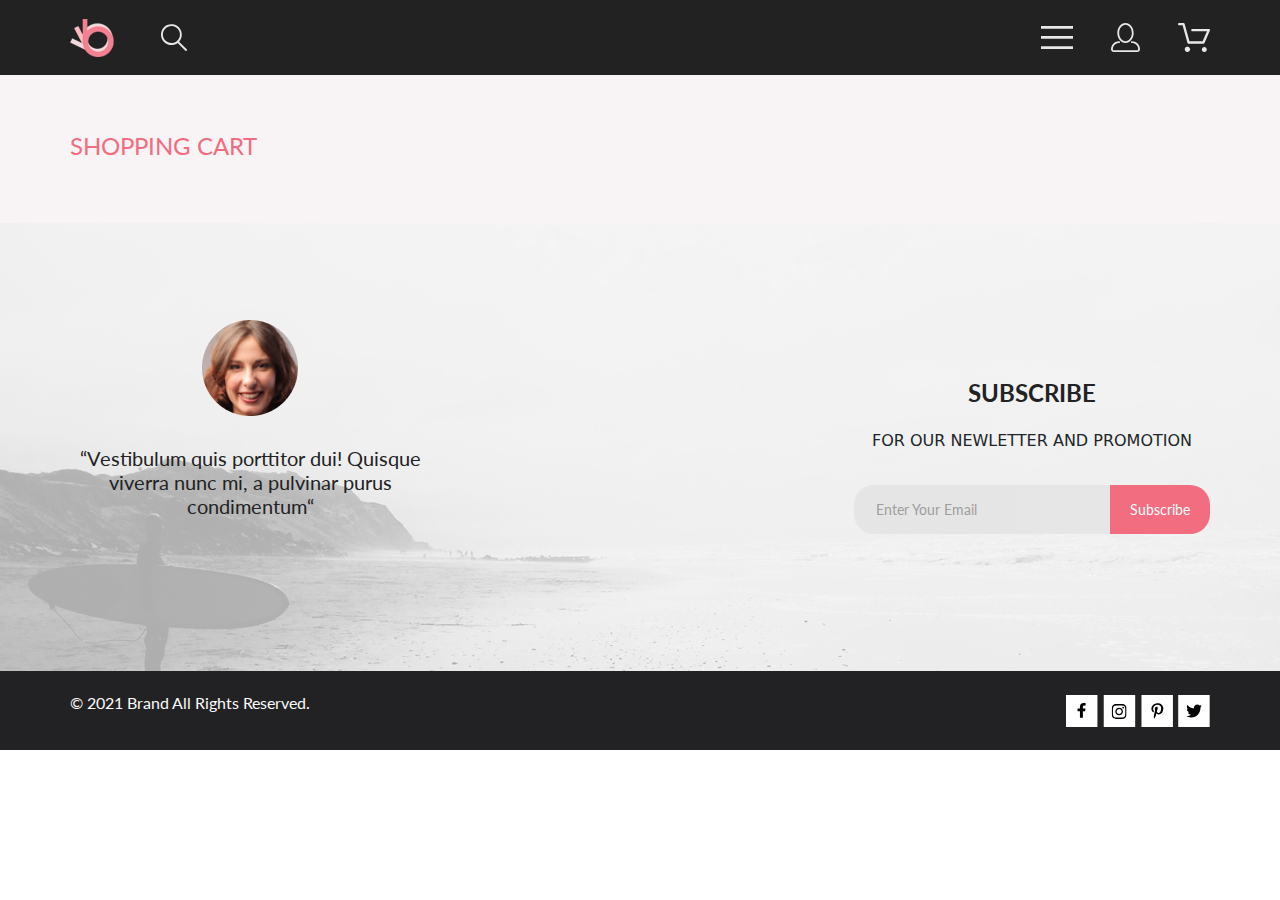
<file: bootstrap-example.html>
<!DOCTYPE html>
<html lang="en">

<head>
    <meta charset="UTF-8">
    <meta http-equiv="X-UA-Compatible" content="IE=edge">
    <meta name="viewport" content="width=device-width, initial-scale=1.0">
    <link rel="stylesheet" href="css/bootstrap-example.css">
    <link rel="stylesheet" href="bootstrap-css/bootstrap.min.css">
    <link rel="preconnect" href="https://fonts.gstatic.com">
    <link href="https://fonts.googleapis.com/css2?family=Lato:wght@300 400 700 900&display=swap" rel="stylesheet">
    <title>Shop</title>
</head>

<body>

    <header class="header content__centering">
        <div class="header__left"><a href="index.html"><img src="images/logo.png" alt="Логотип"></a>

            <svg class="header__search" width="27" height="28" viewBox="0 0 27 28" fill="none"
                xmlns="http://www.w3.org/2000/svg">
                <path
                    d="M19.0596 17.6259C20.6713 15.8658 21.6282 13.6048 21.7698 11.2225C21.9113 8.84018 21.2288 6.48173 19.8369 4.54318C18.445 2.60463 16.4285 1.20404 14.126 0.576619C11.8234 -0.0508009 9.3751 0.13316 7.19217 1.09761C5.00923 2.06205 3.22463 3.74825 2.13804 5.87302C1.05145 7.9978 0.729054 10.4318 1.225 12.7661C1.72094 15.1005 3.00501 17.1932 4.86158 18.6927C6.71814 20.1922 9.03413 21.0072 11.4206 21.0009C13.673 21.004 15.8645 20.27 17.6606 18.9109L25.4086 26.7179C25.4941 26.807 25.5965 26.8781 25.7099 26.927C25.8232 26.9759 25.9452 27.0017 26.0686 27.0029C26.1923 27.0033 26.3148 26.9782 26.4283 26.9292C26.5419 26.8801 26.6441 26.8082 26.7286 26.7179C26.9025 26.537 26.9997 26.2958 26.9997 26.0449C26.9997 25.794 26.9025 25.5528 26.7286 25.3719L19.0596 17.6259ZM2.88662 10.5009C2.89946 8.81563 3.41094 7.17187 4.35659 5.77685C5.30224 4.38183 6.63972 3.29801 8.20044 2.662C9.76115 2.02599 11.4752 1.86627 13.1266 2.20298C14.7779 2.53969 16.2926 3.35775 17.4797 4.55404C18.6668 5.75033 19.4732 7.27129 19.7972 8.92519C20.1212 10.5791 19.9483 12.2919 19.3002 13.8476C18.6522 15.4034 17.5581 16.7325 16.1559 17.6674C14.7536 18.6023 13.1059 19.1011 11.4206 19.1009C9.14916 19.0901 6.97482 18.1784 5.37484 16.566C3.77486 14.9537 2.87998 12.7724 2.88662 10.5009Z"
                    fill="#E8E8E8" />
            </svg>

        </div>
        <div class="header__right">
            <a class="header__right__link" href="catalog.html">
                <svg class="header__right__icons" width="32" height="23" viewBox="0 0 32 23" fill="none"
                    xmlns="http://www.w3.org/2000/svg">
                    <path d="M0 23V20.31H32V23H0ZM0 12.76V10.07H32V12.76H0ZM0 2.69V0H32V2.69H0Z" fill="#E8E8E8" />
                </svg>
            </a>
            <a class="header__right__link" href="registration.html">
                <svg class="header__right__icons" width="29" height="29" viewBox="0 0 29 29" fill="none"
                    xmlns="http://www.w3.org/2000/svg">
                    <path
                        d="M14.5 19.937C19 19.937 22.656 15.464 22.656 9.968C22.656 4.472 19 0 14.5 0C13.3631 0.0217413 12.2463 0.303398 11.2351 0.823397C10.2239 1.34339 9.34507 2.08794 8.66602 3C7.12663 4.99573 6.30819 7.45381 6.34399 9.974C6.34399 15.465 10 19.937 14.5 19.937ZM14.5 1.813C18 1.813 20.844 5.472 20.844 9.969C20.844 14.466 17.998 18.125 14.5 18.125C11.002 18.125 8.15603 14.465 8.15503 9.969C8.15403 5.473 11 1.813 14.5 1.813ZM20.844 18.125C20.6036 18.125 20.373 18.2205 20.203 18.3905C20.033 18.5605 19.9375 18.7911 19.9375 19.0315C19.9375 19.2719 20.033 19.5025 20.203 19.6725C20.373 19.8425 20.6036 19.938 20.844 19.938C22.526 19.9399 24.1386 20.6088 25.3279 21.7982C26.5172 22.9875 27.1861 24.6 27.188 26.282C27.1875 26.5221 27.0918 26.7523 26.922 26.9221C26.7522 27.0918 26.5221 27.1875 26.282 27.188H2.71997C2.47985 27.1875 2.24975 27.0918 2.07996 26.9221C1.91016 26.7523 1.81449 26.5221 1.81396 26.282C1.81608 24.6001 2.48517 22.9877 3.67444 21.7985C4.86371 20.6092 6.47608 19.9401 8.15796 19.938C8.39824 19.938 8.62868 19.8425 8.79858 19.6726C8.96849 19.5027 9.06396 19.2723 9.06396 19.032C9.06396 18.7917 8.96849 18.5613 8.79858 18.3914C8.62868 18.2215 8.39824 18.126 8.15796 18.126C5.99541 18.1279 3.92201 18.9875 2.39258 20.5164C0.863144 22.0453 0.00264777 24.1185 0 26.281C0.000794067 27.0019 0.287502 27.693 0.797241 28.2027C1.30698 28.7125 1.99811 28.9992 2.71899 29H26.282C27.0027 28.9989 27.6936 28.7121 28.2031 28.2024C28.7126 27.6927 28.9992 27.0017 29 26.281C28.9974 24.1187 28.1372 22.0457 26.6083 20.5168C25.0793 18.9878 23.0063 18.1276 20.844 18.125Z"
                        fill="#E8E8E8" />
                </svg>
            </a>
            <a class="header__right__link" href="cart.html">
                <svg class="header__right__icons" width="32" height="29" viewBox="0 0 32 29" fill="none"
                    xmlns="http://www.w3.org/2000/svg">
                    <path
                        d="M26.2009 29C25.5532 28.9738 24.9415 28.6948 24.4972 28.2227C24.0529 27.7506 23.8114 27.1232 23.8245 26.475C23.8376 25.8269 24.1043 25.2097 24.5673 24.7559C25.0303 24.3022 25.6527 24.048 26.301 24.048C26.9493 24.048 27.5717 24.3022 28.0347 24.7559C28.4977 25.2097 28.7644 25.8269 28.7775 26.475C28.7906 27.1232 28.549 27.7506 28.1047 28.2227C27.6604 28.6948 27.0488 28.9738 26.401 29H26.2009ZM6.75293 26.32C6.75293 25.79 6.91011 25.2718 7.20459 24.8311C7.49907 24.3904 7.91764 24.0469 8.40735 23.844C8.89705 23.6412 9.43594 23.5881 9.95581 23.6915C10.4757 23.7949 10.9532 24.0502 11.328 24.425C11.7028 24.7998 11.9581 25.2773 12.0615 25.7972C12.1649 26.317 12.1118 26.8559 11.9089 27.3456C11.7061 27.8353 11.3626 28.2539 10.9219 28.5483C10.4812 28.8428 9.96304 29 9.43298 29C9.08087 29.0003 8.73212 28.9311 8.40674 28.7966C8.08136 28.662 7.78569 28.4646 7.53662 28.2158C7.28755 27.9669 7.09001 27.6713 6.9552 27.3461C6.82039 27.0208 6.75098 26.6721 6.75098 26.32H6.75293ZM10.553 20.686C10.2935 20.6868 10.0409 20.6024 9.83411 20.4457C9.62727 20.2891 9.47758 20.0689 9.40796 19.819L4.57495 2.36401H1.18201C0.868521 2.36401 0.567859 2.23947 0.346191 2.01781C0.124523 1.79614 0 1.49549 0 1.18201C0 0.868519 0.124523 0.567873 0.346191 0.346205C0.567859 0.124537 0.868521 5.81268e-06 1.18201 5.81268e-06H5.46301C5.7225 -0.00080736 5.97504 0.0837201 6.18176 0.240568C6.38848 0.397416 6.53784 0.617884 6.60693 0.868006L11.4399 18.323H24.6179L29.001 8.27501H14.401C14.2428 8.27961 14.0854 8.25242 13.9379 8.19507C13.7904 8.13771 13.6559 8.05134 13.5424 7.94108C13.4288 7.83082 13.3386 7.69891 13.277 7.55315C13.2154 7.40739 13.1836 7.25075 13.1836 7.0925C13.1836 6.93426 13.2154 6.77762 13.277 6.63186C13.3386 6.4861 13.4288 6.35419 13.5424 6.24393C13.6559 6.13367 13.7904 6.0473 13.9379 5.98994C14.0854 5.93259 14.2428 5.90541 14.401 5.91001H30.814C31.0097 5.90996 31.2022 5.95866 31.3744 6.05172C31.5465 6.14478 31.6928 6.27926 31.7999 6.44301C31.9078 6.60729 31.9734 6.79569 31.9908 6.99145C32.0083 7.18721 31.9771 7.38424 31.9 7.565L26.495 19.977C26.4026 20.1876 26.251 20.3668 26.0585 20.4927C25.866 20.6186 25.641 20.6858 25.411 20.686H10.553Z"
                        fill="#E8E8E8" />
                </svg>
            </a>
        </div>
    </header>



    <section class="breadcrumbs content__centering">
        <h3 class="breadcrumbs__title">
            SHOPPING CART
        </h3>
    </section>




    <footer class="footer">
        <div class="subscribe content__centering">
            <div class="subscribe__block__1">
                <img src="images/footer_block_1_photo.png" alt="photo_1" class="footer__block__1__photo">
                <p class="subscribe__block__1__text">
                    “Vestibulum quis porttitor dui! Quisque viverra nunc mi, a pulvinar purus condimentum“
                </p>
            </div>
            <div class="subscribe__block__2">
                <p class="subscribe__block__2__p__1">SUBSCRIBE</p>
                <p class="subscribe__block__2__p__2">FOR OUR NEWLETTER AND PROMOTION</p>
                <div class="subscribe__form">
                    <form>
                        <input type="email" placeholder="Enter Your Email" class=" subscribe__input"><button
                            class="subscribe__button" type="submit">Subscribe</button>
                    </form>
                </div>
            </div>
        </div>
        <div class="footer__info content__centering">
            <p class="footer__info__copyright">© 2021 Brand All Rights Reserved.</p>
            <div class="footer__icons__block">
                <a class="footer__link" href="http://www.facebook.com" target="blank">
                    <svg class="footer__icon" width="32" height="32" viewBox="0 0 32 32" fill="none"
                        xmlns="http://www.w3.org/2000/svg">
                        <path class="footer__link__icon__background" d="M31.4506 0H0V32H31.4506V0Z" fill="white" />
                        <path class="footer__link__icon__text"
                            d="M19.0884 16.28L19.5069 13.616H16.8902V11.8873C16.8902 11.1585 17.2557 10.4481 18.4277 10.4481H19.6172V8.17997C19.6172 8.17997 18.5377 8 17.5056 8C15.3507 8 13.9422 9.27593 13.9422 11.5857V13.616H11.5469V16.28H13.9422V22.72H16.8902V16.28H19.0884Z"
                            fill="black" />
                    </svg>
                </a>
                <a class="footer__link" href="http://www.instagram.com" target="blank">
                    <svg class="footer__icon" width="33" height="32" viewBox="0 0 33 32" fill="none"
                        xmlns="http://www.w3.org/2000/svg">
                        <path class="footer__link__icon__background" d="M32.1889 0H0.738281V32H32.1889V0Z"
                            fill="white" />
                        <g clip-path="url(#clip0)">
                            <path class="footer__link__icon__text"
                                d="M16.139 12.6816C14.0238 12.6816 12.3177 14.3849 12.3177 16.4966C12.3177 18.6083 14.0238 20.3117 16.139 20.3117C18.2541 20.3117 19.9602 18.6083 19.9602 16.4966C19.9602 14.3849 18.2541 12.6816 16.139 12.6816ZM16.139 18.9769C14.7721 18.9769 13.6547 17.8646 13.6547 16.4966C13.6547 15.1287 14.7688 14.0164 16.139 14.0164C17.5092 14.0164 18.6233 15.1287 18.6233 16.4966C18.6233 17.8646 17.5058 18.9769 16.139 18.9769ZM21.0078 12.5255C21.0078 13.0203 20.6087 13.4154 20.1165 13.4154C19.621 13.4154 19.2252 13.0169 19.2252 12.5255C19.2252 12.0341 19.6243 11.6357 20.1165 11.6357C20.6087 11.6357 21.0078 12.0341 21.0078 12.5255ZM23.5386 13.4287C23.4821 12.2367 23.2094 11.1808 22.3347 10.3109C21.4634 9.44097 20.4058 9.1687 19.2119 9.10894C17.9814 9.03921 14.2932 9.03921 13.0627 9.10894C11.8721 9.16538 10.8145 9.43765 9.93987 10.3076C9.06522 11.1775 8.79584 12.2333 8.73597 13.4253C8.66613 14.6539 8.66613 18.3361 8.73597 19.5646C8.79251 20.7566 9.06522 21.8124 9.93987 22.6824C10.8145 23.5523 11.8688 23.8246 13.0627 23.8843C14.2932 23.9541 17.9814 23.9541 19.2119 23.8843C20.4058 23.8279 21.4634 23.5556 22.3347 22.6824C23.2061 21.8124 23.4788 20.7566 23.5386 19.5646C23.6085 18.3361 23.6085 14.6572 23.5386 13.4287ZM21.949 20.8828C21.6895 21.5335 21.1874 22.0349 20.5322 22.2972C19.5511 22.6857 17.2231 22.596 16.139 22.596C15.0548 22.596 12.7235 22.6824 11.7457 22.2972C11.0939 22.0382 10.5917 21.5369 10.329 20.8828C9.93987 19.9033 10.0297 17.5791 10.0297 16.4966C10.0297 15.4142 9.9432 13.0867 10.329 12.1105C10.5884 11.4597 11.0906 10.9583 11.7457 10.696C12.7268 10.3076 15.0548 10.3972 16.139 10.3972C17.2231 10.3972 19.5545 10.3109 20.5322 10.696C21.184 10.955 21.6862 11.4564 21.949 12.1105C22.3381 13.09 22.2483 15.4142 22.2483 16.4966C22.2483 17.5791 22.3381 19.9066 21.949 20.8828Z"
                                fill="black" />
                        </g>
                        <defs>
                            <clipPath id="clip0">
                                <rect width="14.8991" height="17" fill="white" transform="translate(8.68555 8)" />
                            </clipPath>
                        </defs>
                    </svg>
                </a>
                <a class="footer__link" href="http://www.pinterest.com" target="blank">
                    <svg class="footer__icon" width="32" height="32" viewBox="0 0 32 32" fill="none"
                        xmlns="http://www.w3.org/2000/svg">
                        <path class="footer__link__icon__background" d="M31.9252 0H0.474609V32H31.9252V0Z"
                            fill="white" />
                        <g clip-path="url(#clip0)">
                            <path class="footer__link__icon__text"
                                d="M16.7403 8.20312C13.5556 8.20312 10.4082 10.3406 10.4082 13.8C10.4082 16 11.6374 17.25 12.3823 17.25C12.6896 17.25 12.8666 16.3875 12.8666 16.1438C12.8666 15.8531 12.1309 15.2344 12.1309 14.025C12.1309 11.5125 14.0305 9.73125 16.4889 9.73125C18.6027 9.73125 20.1671 10.9406 20.1671 13.1625C20.1671 14.8219 19.506 17.9344 17.3642 17.9344C16.5913 17.9344 15.9302 17.3719 15.9302 16.5656C15.9302 15.3844 16.7496 14.2406 16.7496 13.0219C16.7496 10.9531 13.835 11.3281 13.835 13.8281C13.835 14.3531 13.9002 14.9344 14.133 15.4125C13.7046 17.2688 12.8293 20.0344 12.8293 21.9469C12.8293 22.5375 12.9131 23.1188 12.969 23.7094C13.0745 23.8281 13.0218 23.8156 13.1832 23.7563C14.7476 21.6 14.6917 21.1781 15.3994 18.3562C15.7812 19.0875 16.7683 19.4812 17.5505 19.4812C20.8469 19.4812 22.3275 16.2469 22.3275 13.3313C22.3275 10.2281 19.6643 8.20312 16.7403 8.20312Z"
                                fill="black" />
                        </g>
                        <defs>
                            <clipPath id="clip0">
                                <rect width="11.9193" height="16" fill="white" transform="translate(10.4082 8)" />
                            </clipPath>
                        </defs>
                    </svg>
                </a>
                <a class="footer__link" href="http://www.twitter.com" target="blank">
                    <svg class="footer__icon" width="32" height="32" viewBox="0 0 32 32" fill="none"
                        xmlns="http://www.w3.org/2000/svg">
                        <path class="footer__link__icon__background" d="M31.6635 0H0.212891V32H31.6635V0Z"
                            fill="white" />
                        <g clip-path="url(#clip0)">
                            <path class="footer__link__icon__text"
                                d="M22.417 12.7405C22.427 12.8826 22.427 13.0248 22.427 13.1669C22.427 17.5019 19.1498 22.4969 13.1599 22.4969C11.3145 22.4969 9.60022 21.9588 8.1582 21.0248C8.4204 21.0552 8.67247 21.0654 8.94475 21.0654C10.4674 21.0654 11.8691 20.5476 12.9884 19.6644C11.5565 19.6339 10.3565 18.6898 9.94305 17.3903C10.1447 17.4207 10.3464 17.441 10.5582 17.441C10.8506 17.441 11.1431 17.4004 11.4153 17.3294C9.92291 17.0248 8.80355 15.705 8.80355 14.1111V14.0705C9.23715 14.3141 9.74139 14.4664 10.2758 14.4867C9.39849 13.8979 8.82373 12.8928 8.82373 11.7557C8.82373 11.1466 8.98504 10.5882 9.26741 10.1009C10.8708 12.0908 13.2809 13.3902 15.9833 13.5324C15.9329 13.2887 15.9027 13.035 15.9027 12.7811C15.9027 10.974 17.3548 9.50195 19.1598 9.50195C20.0976 9.50195 20.9446 9.89789 21.5396 10.5375C22.2757 10.3954 22.9816 10.1212 23.6068 9.74561C23.3648 10.507 22.8505 11.1466 22.1749 11.5527C22.8304 11.4817 23.4657 11.2989 24.0505 11.0451C23.6069 11.6948 23.0522 12.2735 22.417 12.7405Z"
                                fill="black" />
                        </g>
                        <defs>
                            <clipPath id="clip0">
                                <rect width="15.8924" height="16" fill="white" transform="translate(8.1582 8)" />
                            </clipPath>
                        </defs>
                    </svg>
                </a>



            </div>
        </div>
    </footer>
    <script src="bootstrap-js/bootstrap.min.js"></script>
    <script src="bootstrap-js/jquery.slim.min.js"></script>
</body>

</html>
</file>
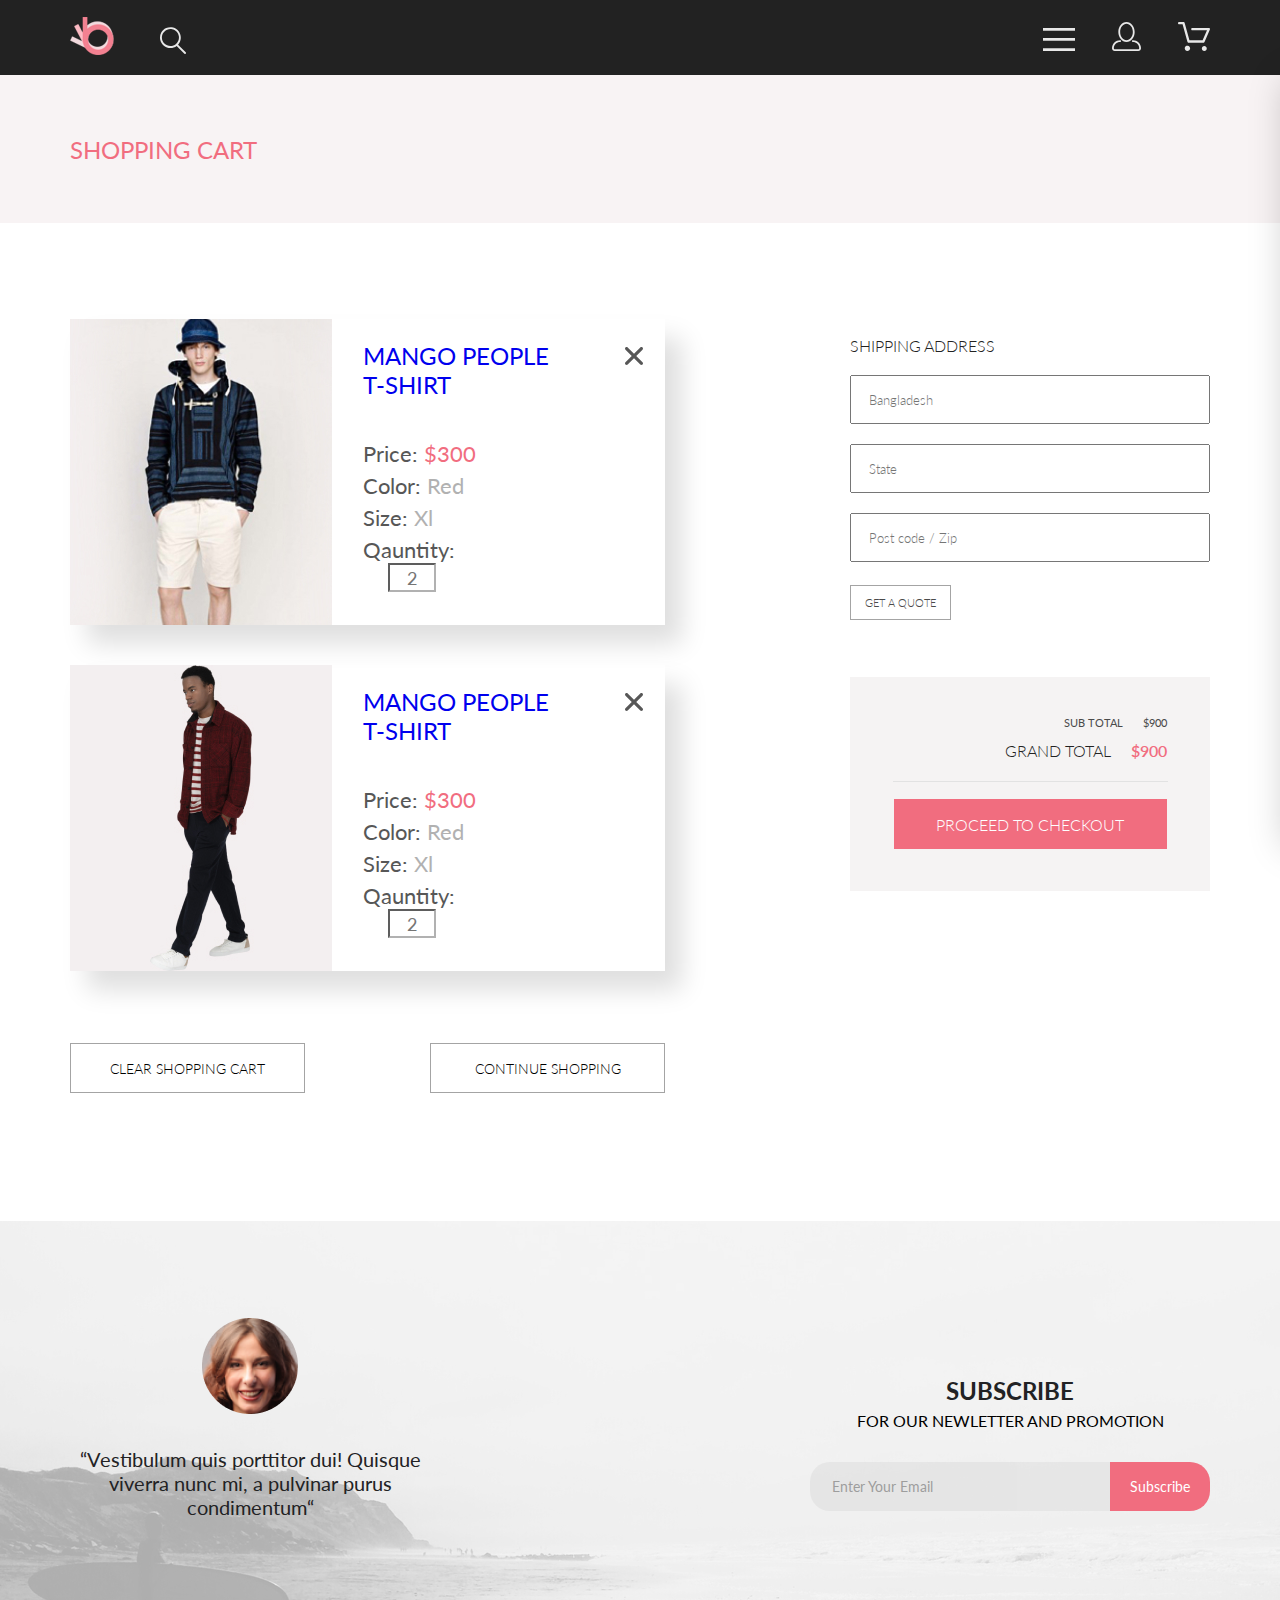
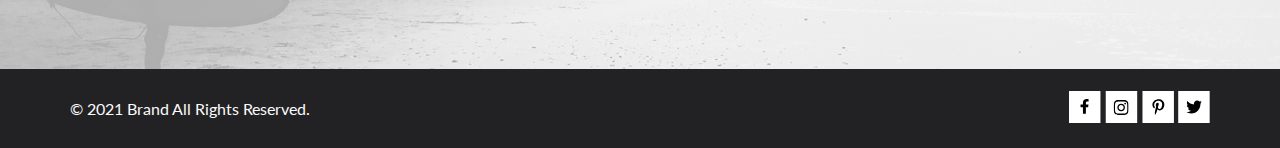
<file: cart.html>
<!DOCTYPE html>
<html lang="en">

<head>
    <meta charset="UTF-8">
    <meta http-equiv="X-UA-Compatible" content="IE=edge">
    <meta name="viewport" content="width=device-width, initial-scale=1.0">
    <link rel="stylesheet" href="css/cart.css">
    <link rel="preconnect" href="https://fonts.gstatic.com">
    <link href="https://fonts.googleapis.com/css2?family=Lato:wght@300 400 700 900&display=swap" rel="stylesheet">
    <title>Shop</title>
</head>

<body>
    <wrapper>
        <header class="header content__centering">
            <div class="header__left"><a href="index.html"><img src="images/logo.png" alt="Логотип"></a>

                <svg class="header__search" width="27" height="28" viewBox="0 0 27 28" fill="none"
                    xmlns="http://www.w3.org/2000/svg">
                    <path
                        d="M19.0596 17.6259C20.6713 15.8658 21.6282 13.6048 21.7698 11.2225C21.9113 8.84018 21.2288 6.48173 19.8369 4.54318C18.445 2.60463 16.4285 1.20404 14.126 0.576619C11.8234 -0.0508009 9.3751 0.13316 7.19217 1.09761C5.00923 2.06205 3.22463 3.74825 2.13804 5.87302C1.05145 7.9978 0.729054 10.4318 1.225 12.7661C1.72094 15.1005 3.00501 17.1932 4.86158 18.6927C6.71814 20.1922 9.03413 21.0072 11.4206 21.0009C13.673 21.004 15.8645 20.27 17.6606 18.9109L25.4086 26.7179C25.4941 26.807 25.5965 26.8781 25.7099 26.927C25.8232 26.9759 25.9452 27.0017 26.0686 27.0029C26.1923 27.0033 26.3148 26.9782 26.4283 26.9292C26.5419 26.8801 26.6441 26.8082 26.7286 26.7179C26.9025 26.537 26.9997 26.2958 26.9997 26.0449C26.9997 25.794 26.9025 25.5528 26.7286 25.3719L19.0596 17.6259ZM2.88662 10.5009C2.89946 8.81563 3.41094 7.17187 4.35659 5.77685C5.30224 4.38183 6.63972 3.29801 8.20044 2.662C9.76115 2.02599 11.4752 1.86627 13.1266 2.20298C14.7779 2.53969 16.2926 3.35775 17.4797 4.55404C18.6668 5.75033 19.4732 7.27129 19.7972 8.92519C20.1212 10.5791 19.9483 12.2919 19.3002 13.8476C18.6522 15.4034 17.5581 16.7325 16.1559 17.6674C14.7536 18.6023 13.1059 19.1011 11.4206 19.1009C9.14916 19.0901 6.97482 18.1784 5.37484 16.566C3.77486 14.9537 2.87998 12.7724 2.88662 10.5009Z"
                        fill="#E8E8E8" />
                </svg>

            </div>
            <div class="header__right">
                <input type="checkbox" id="switcher" class="hidden-menu-ticker">
                <a class="header__right__link" href="">
                    <label for="switcher">
                        <svg class="header__right__icons" width="32" height="23" viewBox="0 0 32 23" fill="none"
                            xmlns="http://www.w3.org/2000/svg">
                            <path d="M0 23V20.31H32V23H0ZM0 12.76V10.07H32V12.76H0ZM0 2.69V0H32V2.69H0Z"
                                fill="#E8E8E8" />
                        </svg>
                    </label>
                </a>

                <div class="filter__sort hidden-menu">
                    <div class="filter">
                        <span class="hidden-menu-title">MENU</span>
                        <details class="filter__details-in" open>
                            <summary class="filter__summary-in">
                                <span class="filter__heading-in">MAN</span>
                            </summary>
                            <ul class="filter__ul">
                                <li><a href="#">Accessories</a></li>
                                <li><a href="#">Bags</a></li>
                                <li><a href="#">Denim</a></li>
                                <li><a href="#">T-Shirts</a></li>
                            </ul>
                        </details>
                        <details class="filter__details-in" open>
                            <summary class="filter__summary-in">
                                <span class="filter__heading-in">WOMEN</span>
                            </summary>
                            <ul class="filter__ul">
                                <li><a href="#">Accessories</a></li>
                                <li><a href="#">Jackets & Coats</a></li>
                                <li><a href="#">Polos</a></li>
                                <li><a href="#">Shirts</a></li>
                                <li><a href="#">T-Shirts</a></li>
                            </ul>
                        </details>
                        <details class="filter__details-in" open>
                            <summary class="filter__summary-in">
                                <span class="filter__heading-in">KIDS</span>
                            </summary>
                            <ul class="filter__ul">
                                <li><a href="#">Accessories</a></li>
                                <li><a href="#">Jackets & Coats</a></li>
                                <li><a href="#">Polos</a></li>
                                <li><a href="#">Shirts</a></li>
                                <li><a href="#">T-Shirts</a></li>
                                <li><a href="#">Bags</a></li>
                            </ul>
                        </details>

                    </div>
                </div>

                <a class="header__right__link" href="registration.html">
                    <svg class="header__right__icons" width="29" height="29" viewBox="0 0 29 29" fill="none"
                        xmlns="http://www.w3.org/2000/svg">
                        <path
                            d="M14.5 19.937C19 19.937 22.656 15.464 22.656 9.968C22.656 4.472 19 0 14.5 0C13.3631 0.0217413 12.2463 0.303398 11.2351 0.823397C10.2239 1.34339 9.34507 2.08794 8.66602 3C7.12663 4.99573 6.30819 7.45381 6.34399 9.974C6.34399 15.465 10 19.937 14.5 19.937ZM14.5 1.813C18 1.813 20.844 5.472 20.844 9.969C20.844 14.466 17.998 18.125 14.5 18.125C11.002 18.125 8.15603 14.465 8.15503 9.969C8.15403 5.473 11 1.813 14.5 1.813ZM20.844 18.125C20.6036 18.125 20.373 18.2205 20.203 18.3905C20.033 18.5605 19.9375 18.7911 19.9375 19.0315C19.9375 19.2719 20.033 19.5025 20.203 19.6725C20.373 19.8425 20.6036 19.938 20.844 19.938C22.526 19.9399 24.1386 20.6088 25.3279 21.7982C26.5172 22.9875 27.1861 24.6 27.188 26.282C27.1875 26.5221 27.0918 26.7523 26.922 26.9221C26.7522 27.0918 26.5221 27.1875 26.282 27.188H2.71997C2.47985 27.1875 2.24975 27.0918 2.07996 26.9221C1.91016 26.7523 1.81449 26.5221 1.81396 26.282C1.81608 24.6001 2.48517 22.9877 3.67444 21.7985C4.86371 20.6092 6.47608 19.9401 8.15796 19.938C8.39824 19.938 8.62868 19.8425 8.79858 19.6726C8.96849 19.5027 9.06396 19.2723 9.06396 19.032C9.06396 18.7917 8.96849 18.5613 8.79858 18.3914C8.62868 18.2215 8.39824 18.126 8.15796 18.126C5.99541 18.1279 3.92201 18.9875 2.39258 20.5164C0.863144 22.0453 0.00264777 24.1185 0 26.281C0.000794067 27.0019 0.287502 27.693 0.797241 28.2027C1.30698 28.7125 1.99811 28.9992 2.71899 29H26.282C27.0027 28.9989 27.6936 28.7121 28.2031 28.2024C28.7126 27.6927 28.9992 27.0017 29 26.281C28.9974 24.1187 28.1372 22.0457 26.6083 20.5168C25.0793 18.9878 23.0063 18.1276 20.844 18.125Z"
                            fill="#E8E8E8" />
                    </svg>
                </a>
                <a class="header__right__link" href="cart.html">
                    <svg class="header__right__icons" width="32" height="29" viewBox="0 0 32 29" fill="none"
                        xmlns="http://www.w3.org/2000/svg">
                        <path
                            d="M26.2009 29C25.5532 28.9738 24.9415 28.6948 24.4972 28.2227C24.0529 27.7506 23.8114 27.1232 23.8245 26.475C23.8376 25.8269 24.1043 25.2097 24.5673 24.7559C25.0303 24.3022 25.6527 24.048 26.301 24.048C26.9493 24.048 27.5717 24.3022 28.0347 24.7559C28.4977 25.2097 28.7644 25.8269 28.7775 26.475C28.7906 27.1232 28.549 27.7506 28.1047 28.2227C27.6604 28.6948 27.0488 28.9738 26.401 29H26.2009ZM6.75293 26.32C6.75293 25.79 6.91011 25.2718 7.20459 24.8311C7.49907 24.3904 7.91764 24.0469 8.40735 23.844C8.89705 23.6412 9.43594 23.5881 9.95581 23.6915C10.4757 23.7949 10.9532 24.0502 11.328 24.425C11.7028 24.7998 11.9581 25.2773 12.0615 25.7972C12.1649 26.317 12.1118 26.8559 11.9089 27.3456C11.7061 27.8353 11.3626 28.2539 10.9219 28.5483C10.4812 28.8428 9.96304 29 9.43298 29C9.08087 29.0003 8.73212 28.9311 8.40674 28.7966C8.08136 28.662 7.78569 28.4646 7.53662 28.2158C7.28755 27.9669 7.09001 27.6713 6.9552 27.3461C6.82039 27.0208 6.75098 26.6721 6.75098 26.32H6.75293ZM10.553 20.686C10.2935 20.6868 10.0409 20.6024 9.83411 20.4457C9.62727 20.2891 9.47758 20.0689 9.40796 19.819L4.57495 2.36401H1.18201C0.868521 2.36401 0.567859 2.23947 0.346191 2.01781C0.124523 1.79614 0 1.49549 0 1.18201C0 0.868519 0.124523 0.567873 0.346191 0.346205C0.567859 0.124537 0.868521 5.81268e-06 1.18201 5.81268e-06H5.46301C5.7225 -0.00080736 5.97504 0.0837201 6.18176 0.240568C6.38848 0.397416 6.53784 0.617884 6.60693 0.868006L11.4399 18.323H24.6179L29.001 8.27501H14.401C14.2428 8.27961 14.0854 8.25242 13.9379 8.19507C13.7904 8.13771 13.6559 8.05134 13.5424 7.94108C13.4288 7.83082 13.3386 7.69891 13.277 7.55315C13.2154 7.40739 13.1836 7.25075 13.1836 7.0925C13.1836 6.93426 13.2154 6.77762 13.277 6.63186C13.3386 6.4861 13.4288 6.35419 13.5424 6.24393C13.6559 6.13367 13.7904 6.0473 13.9379 5.98994C14.0854 5.93259 14.2428 5.90541 14.401 5.91001H30.814C31.0097 5.90996 31.2022 5.95866 31.3744 6.05172C31.5465 6.14478 31.6928 6.27926 31.7999 6.44301C31.9078 6.60729 31.9734 6.79569 31.9908 6.99145C32.0083 7.18721 31.9771 7.38424 31.9 7.565L26.495 19.977C26.4026 20.1876 26.251 20.3668 26.0585 20.4927C25.866 20.6186 25.641 20.6858 25.411 20.686H10.553Z"
                            fill="#E8E8E8" />
                    </svg>
                </a>
            </div>
        </header>

        <section class="breadcrumbs content__centering">
            <h3 class="breadcrumbs__title">
                SHOPPING CART
            </h3>
        </section>

        <section class="cart content__centering">

            <div class="product__cards">
                <div class="product__card">
                    <img class="product__card__img" src="images/cart_product_1.jpg" alt="product_picture" </div>
                    <div class="product__card__text">
                        <p class="top__row">
                            <a class="product__card__link" href="product.html">MANGO PEOPLE T-SHIRT</a>
                        </p>
                        <div class="spectext">
                            <p>Price: <span class="spectext__price">$300</span></p>
                            <p>Color: <span class="spectext__color">Red</span></p>
                            <p>Size: <span class="spectext__size">Xl</span></p>
                            <p>Qauntity: <input type="number" class="spectext__qauntity" placeholder="2"></p>
                        </div>

                    </div>
                    <button class="product__card__remove">
                        <svg width="18" height="18" viewBox="0 0 18 18" fill="white" xmlns="http://www.w3.org/2000/svg">
                            <path
                                d="M11.2453 9L17.5302 2.71516C17.8285 2.41741 17.9962 2.01336 17.9966 1.59191C17.997 1.17045 17.8299 0.76611 17.5322 0.467833C17.2344 0.169555 16.8304 0.00177586 16.4089 0.00140366C15.9875 0.00103146 15.5831 0.168097 15.2848 0.465848L9 6.75069L2.71516 0.465848C2.41688 0.167571 2.01233 0 1.5905 0C1.16868 0 0.764125 0.167571 0.465848 0.465848C0.167571 0.764125 0 1.16868 0 1.5905C0 2.01233 0.167571 2.41688 0.465848 2.71516L6.75069 9L0.465848 15.2848C0.167571 15.5831 0 15.9877 0 16.4095C0 16.8313 0.167571 17.2359 0.465848 17.5342C0.764125 17.8324 1.16868 18 1.5905 18C2.01233 18 2.41688 17.8324 2.71516 17.5342L9 11.2493L15.2848 17.5342C15.5831 17.8324 15.9877 18 16.4095 18C16.8313 18 17.2359 17.8324 17.5342 17.5342C17.8324 17.2359 18 16.8313 18 16.4095C18 15.9877 17.8324 15.5831 17.5342 15.2848L11.2453 9Z"
                                fill="#575757" />
                        </svg>
                    </button>
                </div>
                <div class="product__card">
                    <img class="product__card__img" src="images/cart_product_2.jpg" alt="product_picture">
                    <div class="product__card__text">
                        <p class="top__row">
                            <a class="product__card__link" href="product.html">MANGO PEOPLE T-SHIRT</a>
                        </p>
                        <div class="spectext">
                            <p>Price: <span class="spectext__price">$300</span></p>
                            <p>Color: <span class="spectext__color">Red</span></p>
                            <p>Size: <span class="spectext__size">Xl</span></p>
                            <p>Qauntity: <input type="number" class="spectext__qauntity" placeholder="2"></p>
                        </div>

                    </div>
                    <button class="product__card__remove">
                        <svg width="18" height="18" viewBox="0 0 18 18" fill="white" xmlns="http://www.w3.org/2000/svg">
                            <path
                                d="M11.2453 9L17.5302 2.71516C17.8285 2.41741 17.9962 2.01336 17.9966 1.59191C17.997 1.17045 17.8299 0.76611 17.5322 0.467833C17.2344 0.169555 16.8304 0.00177586 16.4089 0.00140366C15.9875 0.00103146 15.5831 0.168097 15.2848 0.465848L9 6.75069L2.71516 0.465848C2.41688 0.167571 2.01233 0 1.5905 0C1.16868 0 0.764125 0.167571 0.465848 0.465848C0.167571 0.764125 0 1.16868 0 1.5905C0 2.01233 0.167571 2.41688 0.465848 2.71516L6.75069 9L0.465848 15.2848C0.167571 15.5831 0 15.9877 0 16.4095C0 16.8313 0.167571 17.2359 0.465848 17.5342C0.764125 17.8324 1.16868 18 1.5905 18C2.01233 18 2.41688 17.8324 2.71516 17.5342L9 11.2493L15.2848 17.5342C15.5831 17.8324 15.9877 18 16.4095 18C16.8313 18 17.2359 17.8324 17.5342 17.5342C17.8324 17.2359 18 16.8313 18 16.4095C18 15.9877 17.8324 15.5831 17.5342 15.2848L11.2453 9Z"
                                fill="#575757" />
                        </svg>
                    </button>
                </div>
                <div class="choose__buttons">
                    <button>
                        CLEAR SHOPPING CART
                    </button>
                    <button>
                        CONTINUE SHOPPING
                    </button>
                </div>
            </div>

            <div class="info__block">
                <form class="address__form">
                    <p class="address__form__title">SHIPPING ADDRESS</p>
                    <input type="text" placeholder="Bangladesh" />
                    <input type="text" placeholder="State" />
                    <input type="text" placeholder="Post code / Zip" />
                    <button>GET A QUOTE</button>
                </form>
                <div class="price__block">
                    <p class="price__block__sub">SUB TOTAL<span>$900</span></p>
                    <p class="price__block__grand">GRAND TOTAL<span>$900</span></p>
                    <div></div>
                    <button class="price__block__proceed">PROCEED TO CHECKOUT</button>
                </div>
            </div>
        </section>



        <footer class="footer">
            <div class="subscribe content__centering">
                <div class="subscribe__block__1">
                    <img src="images/footer_block_1_photo.png" alt="photo_1" class="footer__block__1__photo">
                    <p class="subscribe__block__1__text">
                        “Vestibulum quis porttitor dui! Quisque viverra nunc mi, a pulvinar purus condimentum“
                    </p>
                </div>
                <div class="subscribe__block__2">
                    <p class="subscribe__block__2__p__1">SUBSCRIBE</p>
                    <p class="subscribe__block__2__p__2">FOR OUR NEWLETTER AND PROMOTION</p>
                    <div class="subscribe__form">
                        <form>
                            <input type="email" placeholder="Enter Your Email" class=" subscribe__input"><button
                                class="subscribe__button" type="submit">Subscribe</button>
                        </form>
                    </div>
                </div>
            </div>
            <div class="footer__info content__centering">
                <p class="footer__info__copyright">© 2021 Brand All Rights Reserved.</p>
                <div class="footer__icons__block">
                    <a class="footer__link" href="http://www.facebook.com" target="blank">
                        <svg class="footer__icon" width="32" height="32" viewBox="0 0 32 32" fill="none"
                            xmlns="http://www.w3.org/2000/svg">
                            <path class="footer__link__icon__background" d="M31.4506 0H0V32H31.4506V0Z" fill="white" />
                            <path class="footer__link__icon__text"
                                d="M19.0884 16.28L19.5069 13.616H16.8902V11.8873C16.8902 11.1585 17.2557 10.4481 18.4277 10.4481H19.6172V8.17997C19.6172 8.17997 18.5377 8 17.5056 8C15.3507 8 13.9422 9.27593 13.9422 11.5857V13.616H11.5469V16.28H13.9422V22.72H16.8902V16.28H19.0884Z"
                                fill="black" />
                        </svg>
                    </a>
                    <a class="footer__link" href="http://www.instagram.com" target="blank">
                        <svg class="footer__icon" width="33" height="32" viewBox="0 0 33 32" fill="none"
                            xmlns="http://www.w3.org/2000/svg">
                            <path class="footer__link__icon__background" d="M32.1889 0H0.738281V32H32.1889V0Z"
                                fill="white" />
                            <g clip-path="url(#clip0)">
                                <path class="footer__link__icon__text"
                                    d="M16.139 12.6816C14.0238 12.6816 12.3177 14.3849 12.3177 16.4966C12.3177 18.6083 14.0238 20.3117 16.139 20.3117C18.2541 20.3117 19.9602 18.6083 19.9602 16.4966C19.9602 14.3849 18.2541 12.6816 16.139 12.6816ZM16.139 18.9769C14.7721 18.9769 13.6547 17.8646 13.6547 16.4966C13.6547 15.1287 14.7688 14.0164 16.139 14.0164C17.5092 14.0164 18.6233 15.1287 18.6233 16.4966C18.6233 17.8646 17.5058 18.9769 16.139 18.9769ZM21.0078 12.5255C21.0078 13.0203 20.6087 13.4154 20.1165 13.4154C19.621 13.4154 19.2252 13.0169 19.2252 12.5255C19.2252 12.0341 19.6243 11.6357 20.1165 11.6357C20.6087 11.6357 21.0078 12.0341 21.0078 12.5255ZM23.5386 13.4287C23.4821 12.2367 23.2094 11.1808 22.3347 10.3109C21.4634 9.44097 20.4058 9.1687 19.2119 9.10894C17.9814 9.03921 14.2932 9.03921 13.0627 9.10894C11.8721 9.16538 10.8145 9.43765 9.93987 10.3076C9.06522 11.1775 8.79584 12.2333 8.73597 13.4253C8.66613 14.6539 8.66613 18.3361 8.73597 19.5646C8.79251 20.7566 9.06522 21.8124 9.93987 22.6824C10.8145 23.5523 11.8688 23.8246 13.0627 23.8843C14.2932 23.9541 17.9814 23.9541 19.2119 23.8843C20.4058 23.8279 21.4634 23.5556 22.3347 22.6824C23.2061 21.8124 23.4788 20.7566 23.5386 19.5646C23.6085 18.3361 23.6085 14.6572 23.5386 13.4287ZM21.949 20.8828C21.6895 21.5335 21.1874 22.0349 20.5322 22.2972C19.5511 22.6857 17.2231 22.596 16.139 22.596C15.0548 22.596 12.7235 22.6824 11.7457 22.2972C11.0939 22.0382 10.5917 21.5369 10.329 20.8828C9.93987 19.9033 10.0297 17.5791 10.0297 16.4966C10.0297 15.4142 9.9432 13.0867 10.329 12.1105C10.5884 11.4597 11.0906 10.9583 11.7457 10.696C12.7268 10.3076 15.0548 10.3972 16.139 10.3972C17.2231 10.3972 19.5545 10.3109 20.5322 10.696C21.184 10.955 21.6862 11.4564 21.949 12.1105C22.3381 13.09 22.2483 15.4142 22.2483 16.4966C22.2483 17.5791 22.3381 19.9066 21.949 20.8828Z"
                                    fill="black" />
                            </g>
                            <defs>
                                <clipPath id="clip0">
                                    <rect width="14.8991" height="17" fill="white" transform="translate(8.68555 8)" />
                                </clipPath>
                            </defs>
                        </svg>
                    </a>
                    <a class="footer__link" href="http://www.pinterest.com" target="blank">
                        <svg class="footer__icon" width="32" height="32" viewBox="0 0 32 32" fill="none"
                            xmlns="http://www.w3.org/2000/svg">
                            <path class="footer__link__icon__background" d="M31.9252 0H0.474609V32H31.9252V0Z"
                                fill="white" />
                            <g clip-path="url(#clip0)">
                                <path class="footer__link__icon__text"
                                    d="M16.7403 8.20312C13.5556 8.20312 10.4082 10.3406 10.4082 13.8C10.4082 16 11.6374 17.25 12.3823 17.25C12.6896 17.25 12.8666 16.3875 12.8666 16.1438C12.8666 15.8531 12.1309 15.2344 12.1309 14.025C12.1309 11.5125 14.0305 9.73125 16.4889 9.73125C18.6027 9.73125 20.1671 10.9406 20.1671 13.1625C20.1671 14.8219 19.506 17.9344 17.3642 17.9344C16.5913 17.9344 15.9302 17.3719 15.9302 16.5656C15.9302 15.3844 16.7496 14.2406 16.7496 13.0219C16.7496 10.9531 13.835 11.3281 13.835 13.8281C13.835 14.3531 13.9002 14.9344 14.133 15.4125C13.7046 17.2688 12.8293 20.0344 12.8293 21.9469C12.8293 22.5375 12.9131 23.1188 12.969 23.7094C13.0745 23.8281 13.0218 23.8156 13.1832 23.7563C14.7476 21.6 14.6917 21.1781 15.3994 18.3562C15.7812 19.0875 16.7683 19.4812 17.5505 19.4812C20.8469 19.4812 22.3275 16.2469 22.3275 13.3313C22.3275 10.2281 19.6643 8.20312 16.7403 8.20312Z"
                                    fill="black" />
                            </g>
                            <defs>
                                <clipPath id="clip0">
                                    <rect width="11.9193" height="16" fill="white" transform="translate(10.4082 8)" />
                                </clipPath>
                            </defs>
                        </svg>
                    </a>
                    <a class="footer__link" href="http://www.twitter.com" target="blank">
                        <svg class="footer__icon" width="32" height="32" viewBox="0 0 32 32" fill="none"
                            xmlns="http://www.w3.org/2000/svg">
                            <path class="footer__link__icon__background" d="M31.6635 0H0.212891V32H31.6635V0Z"
                                fill="white" />
                            <g clip-path="url(#clip0)">
                                <path class="footer__link__icon__text"
                                    d="M22.417 12.7405C22.427 12.8826 22.427 13.0248 22.427 13.1669C22.427 17.5019 19.1498 22.4969 13.1599 22.4969C11.3145 22.4969 9.60022 21.9588 8.1582 21.0248C8.4204 21.0552 8.67247 21.0654 8.94475 21.0654C10.4674 21.0654 11.8691 20.5476 12.9884 19.6644C11.5565 19.6339 10.3565 18.6898 9.94305 17.3903C10.1447 17.4207 10.3464 17.441 10.5582 17.441C10.8506 17.441 11.1431 17.4004 11.4153 17.3294C9.92291 17.0248 8.80355 15.705 8.80355 14.1111V14.0705C9.23715 14.3141 9.74139 14.4664 10.2758 14.4867C9.39849 13.8979 8.82373 12.8928 8.82373 11.7557C8.82373 11.1466 8.98504 10.5882 9.26741 10.1009C10.8708 12.0908 13.2809 13.3902 15.9833 13.5324C15.9329 13.2887 15.9027 13.035 15.9027 12.7811C15.9027 10.974 17.3548 9.50195 19.1598 9.50195C20.0976 9.50195 20.9446 9.89789 21.5396 10.5375C22.2757 10.3954 22.9816 10.1212 23.6068 9.74561C23.3648 10.507 22.8505 11.1466 22.1749 11.5527C22.8304 11.4817 23.4657 11.2989 24.0505 11.0451C23.6069 11.6948 23.0522 12.2735 22.417 12.7405Z"
                                    fill="black" />
                            </g>
                            <defs>
                                <clipPath id="clip0">
                                    <rect width="15.8924" height="16" fill="white" transform="translate(8.1582 8)" />
                                </clipPath>
                            </defs>
                        </svg>
                    </a>



                </div>
            </div>
        </footer>
    </wrapper>
</body>

</html>
</file>
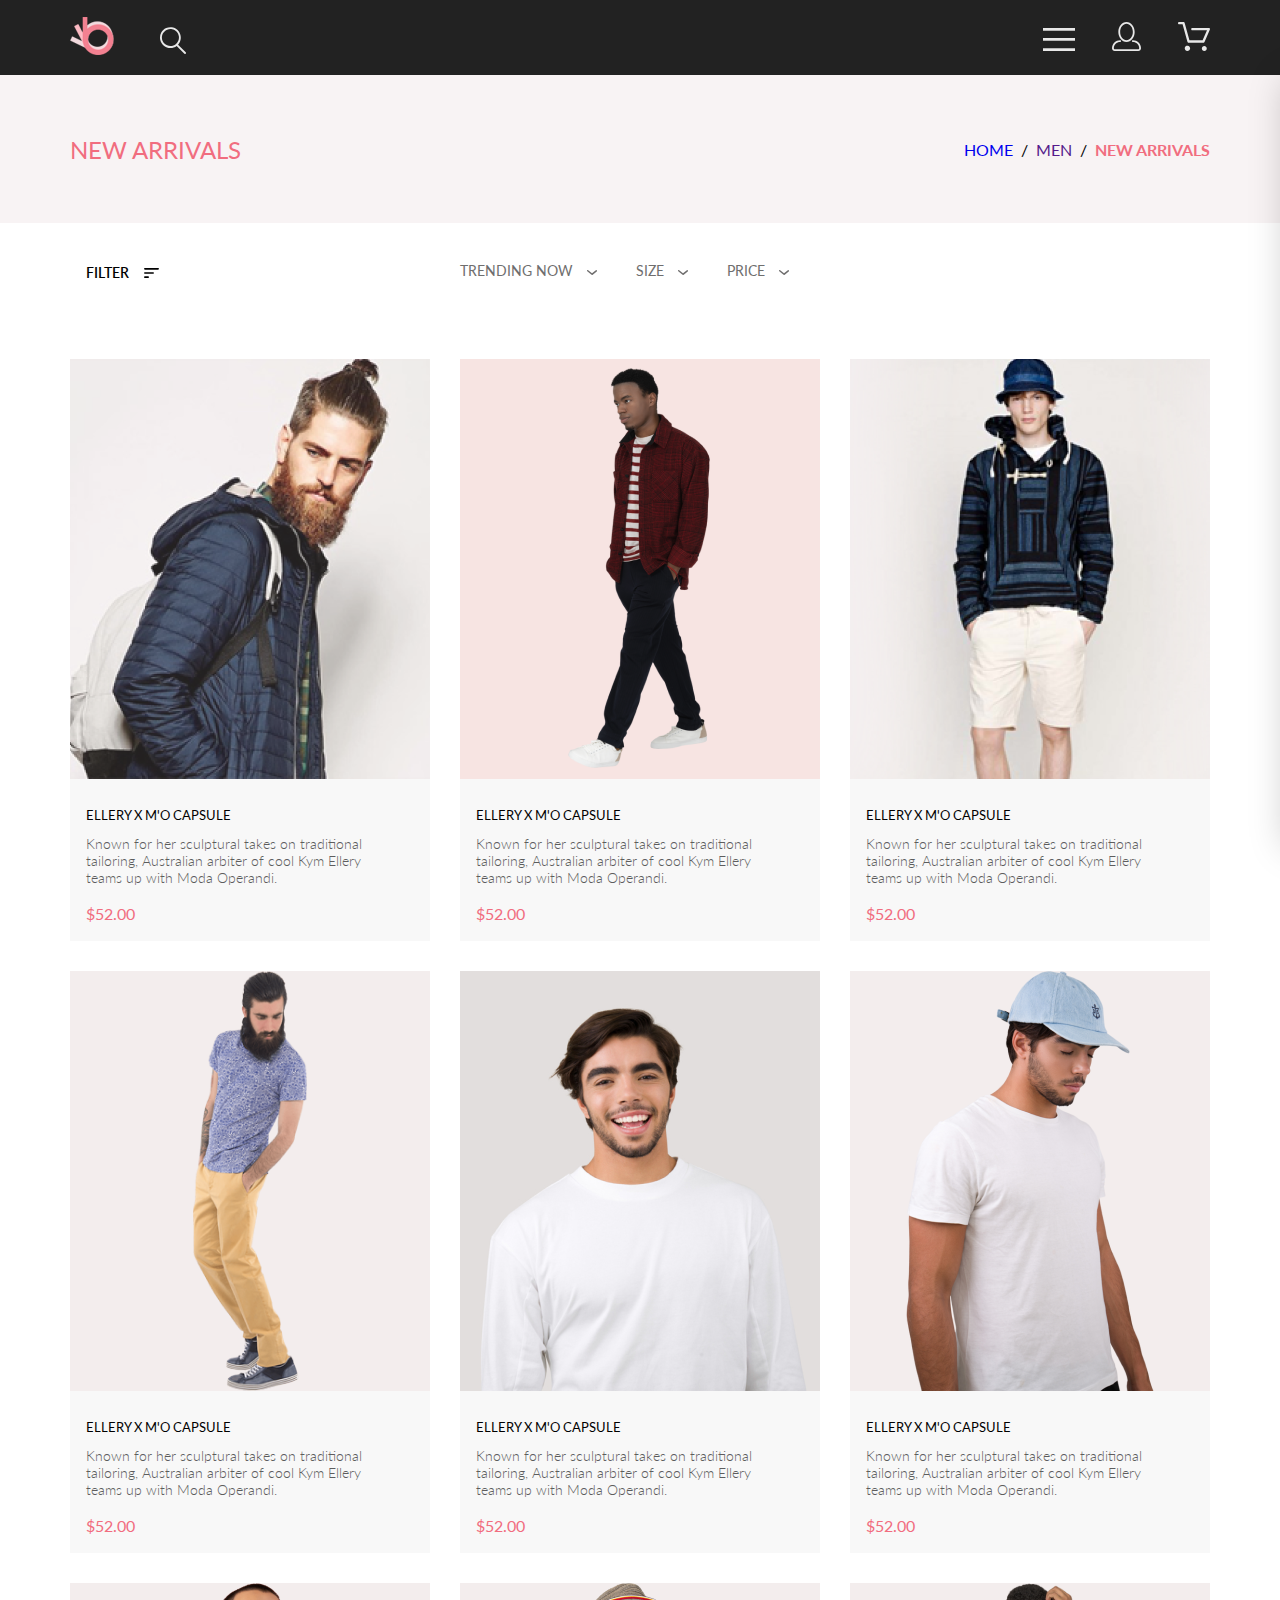
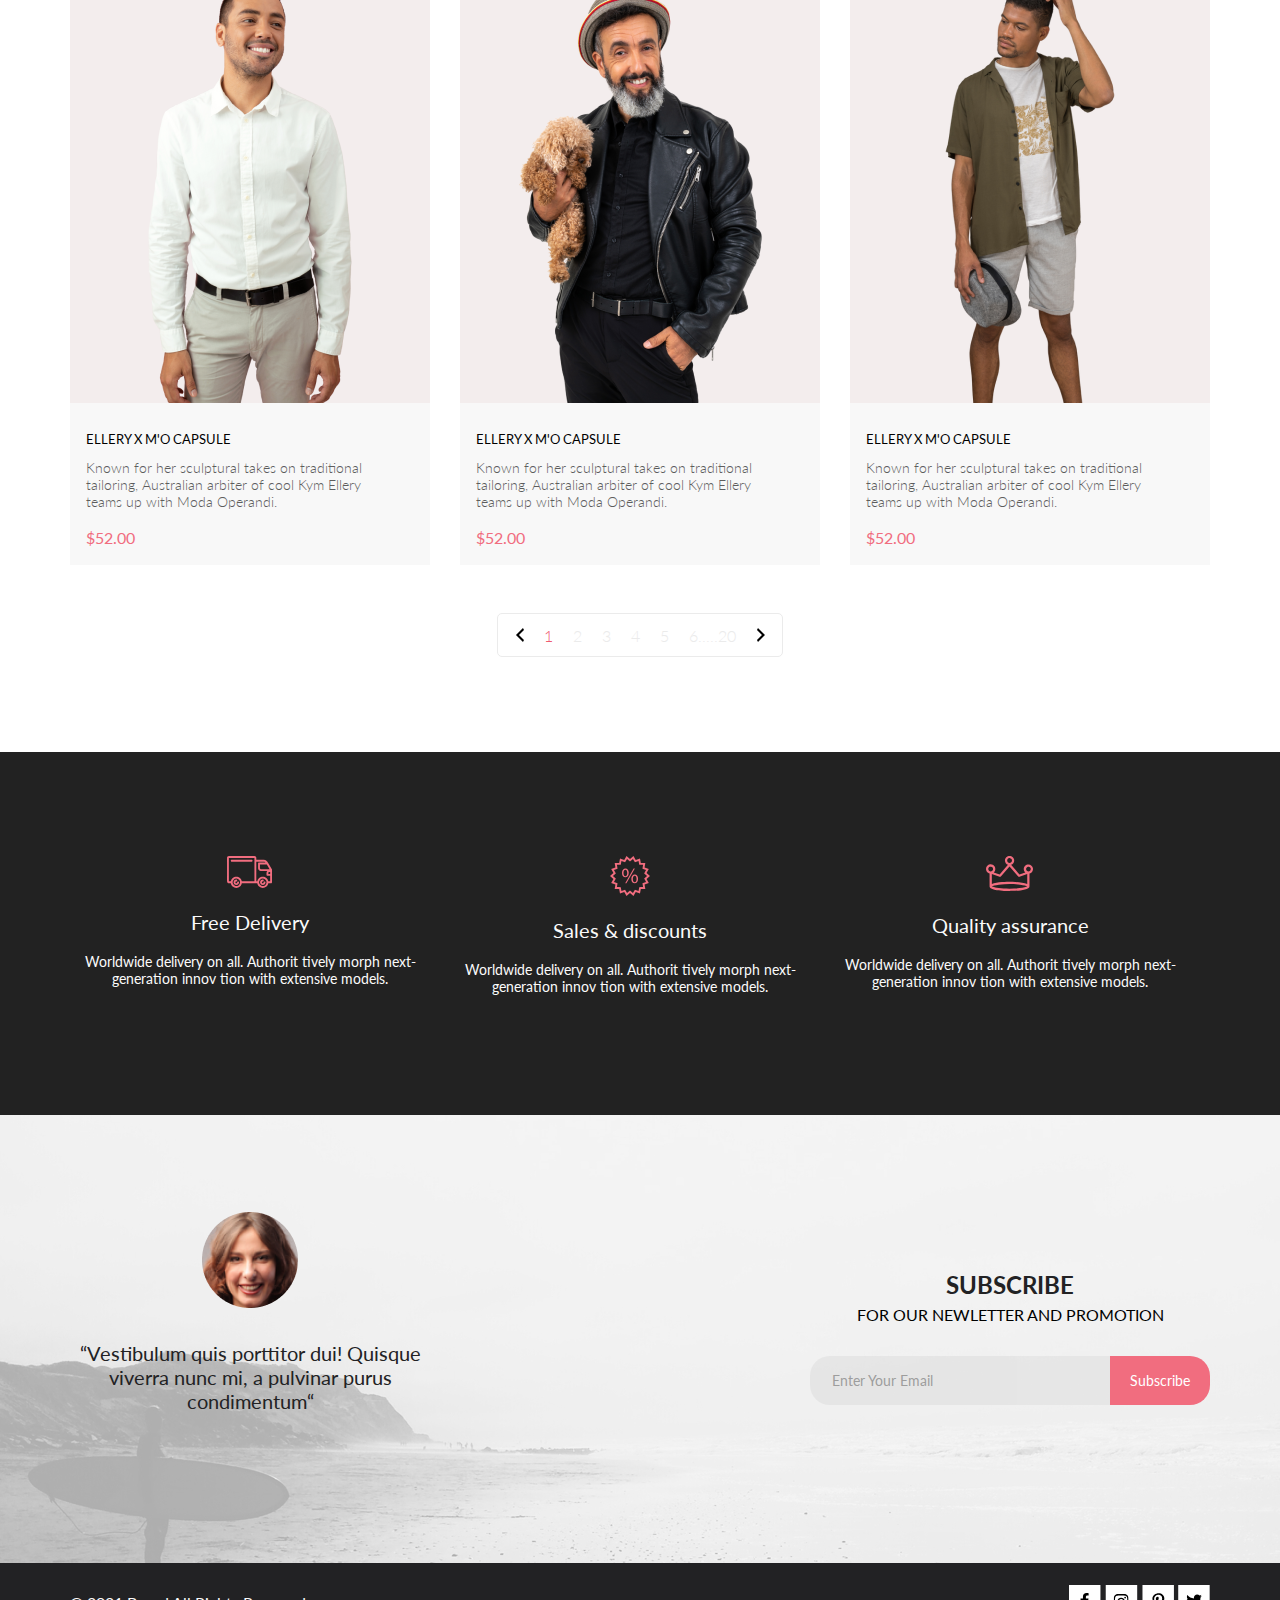
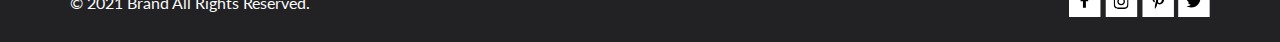
<file: catalog.html>
<!DOCTYPE html>
<html lang="en">

<head>
    <meta charset="UTF-8">
    <meta http-equiv="X-UA-Compatible" content="IE=edge">
    <meta name="viewport" content="width=device-width, initial-scale=1.0">
    <link rel="stylesheet" href="css/catalog.css">
    <link rel="preconnect" href="https://fonts.gstatic.com">
    <link href="https://fonts.googleapis.com/css2?family=Lato:wght@300 400 700 900&display=swap" rel="stylesheet">
    <title>Shop</title>
</head>

<body>

    <wrapper>

        <header class="header content__centering">
            <div class="header__left"><a href="index.html"><img src="images/logo.png" alt="Логотип"></a>

                <svg class="header__search" width="27" height="28" viewBox="0 0 27 28" fill="none"
                    xmlns="http://www.w3.org/2000/svg">
                    <path
                        d="M19.0596 17.6259C20.6713 15.8658 21.6282 13.6048 21.7698 11.2225C21.9113 8.84018 21.2288 6.48173 19.8369 4.54318C18.445 2.60463 16.4285 1.20404 14.126 0.576619C11.8234 -0.0508009 9.3751 0.13316 7.19217 1.09761C5.00923 2.06205 3.22463 3.74825 2.13804 5.87302C1.05145 7.9978 0.729054 10.4318 1.225 12.7661C1.72094 15.1005 3.00501 17.1932 4.86158 18.6927C6.71814 20.1922 9.03413 21.0072 11.4206 21.0009C13.673 21.004 15.8645 20.27 17.6606 18.9109L25.4086 26.7179C25.4941 26.807 25.5965 26.8781 25.7099 26.927C25.8232 26.9759 25.9452 27.0017 26.0686 27.0029C26.1923 27.0033 26.3148 26.9782 26.4283 26.9292C26.5419 26.8801 26.6441 26.8082 26.7286 26.7179C26.9025 26.537 26.9997 26.2958 26.9997 26.0449C26.9997 25.794 26.9025 25.5528 26.7286 25.3719L19.0596 17.6259ZM2.88662 10.5009C2.89946 8.81563 3.41094 7.17187 4.35659 5.77685C5.30224 4.38183 6.63972 3.29801 8.20044 2.662C9.76115 2.02599 11.4752 1.86627 13.1266 2.20298C14.7779 2.53969 16.2926 3.35775 17.4797 4.55404C18.6668 5.75033 19.4732 7.27129 19.7972 8.92519C20.1212 10.5791 19.9483 12.2919 19.3002 13.8476C18.6522 15.4034 17.5581 16.7325 16.1559 17.6674C14.7536 18.6023 13.1059 19.1011 11.4206 19.1009C9.14916 19.0901 6.97482 18.1784 5.37484 16.566C3.77486 14.9537 2.87998 12.7724 2.88662 10.5009Z"
                        fill="#E8E8E8" />
                </svg>

            </div>
            <div class="header__right">
                <input type="checkbox" id="switcher" class="hidden-menu-ticker">
                <a class="header__right__link" href="">
                    <label for="switcher">
                        <svg class="header__right__icons" width="32" height="23" viewBox="0 0 32 23" fill="none"
                            xmlns="http://www.w3.org/2000/svg">
                            <path d="M0 23V20.31H32V23H0ZM0 12.76V10.07H32V12.76H0ZM0 2.69V0H32V2.69H0Z"
                                fill="#E8E8E8" />
                        </svg>
                    </label>
                </a>

                <div class="filter__sort hidden-menu">
                    <div class="filter">
                        <span class="hidden-menu-title">MENU</span>
                        <details class="filter__details-in" open>
                            <summary class="filter__summary-in">
                                <span class="filter__heading-in">MAN</span>
                            </summary>
                            <ul class="filter__ul">
                                <li><a href="#">Accessories</a></li>
                                <li><a href="#">Bags</a></li>
                                <li><a href="#">Denim</a></li>
                                <li><a href="#">T-Shirts</a></li>
                            </ul>
                        </details>
                        <details class="filter__details-in" open>
                            <summary class="filter__summary-in">
                                <span class="filter__heading-in">WOMEN</span>
                            </summary>
                            <ul class="filter__ul">
                                <li><a href="#">Accessories</a></li>
                                <li><a href="#">Jackets & Coats</a></li>
                                <li><a href="#">Polos</a></li>
                                <li><a href="#">Shirts</a></li>
                                <li><a href="#">T-Shirts</a></li>
                            </ul>
                        </details>
                        <details class="filter__details-in" open>
                            <summary class="filter__summary-in">
                                <span class="filter__heading-in">KIDS</span>
                            </summary>
                            <ul class="filter__ul">
                                <li><a href="#">Accessories</a></li>
                                <li><a href="#">Jackets & Coats</a></li>
                                <li><a href="#">Polos</a></li>
                                <li><a href="#">Shirts</a></li>
                                <li><a href="#">T-Shirts</a></li>
                                <li><a href="#">Bags</a></li>
                            </ul>
                        </details>

                    </div>
                </div>

                <a class="header__right__link" href="registration.html">
                    <svg class="header__right__icons" width="29" height="29" viewBox="0 0 29 29" fill="none"
                        xmlns="http://www.w3.org/2000/svg">
                        <path
                            d="M14.5 19.937C19 19.937 22.656 15.464 22.656 9.968C22.656 4.472 19 0 14.5 0C13.3631 0.0217413 12.2463 0.303398 11.2351 0.823397C10.2239 1.34339 9.34507 2.08794 8.66602 3C7.12663 4.99573 6.30819 7.45381 6.34399 9.974C6.34399 15.465 10 19.937 14.5 19.937ZM14.5 1.813C18 1.813 20.844 5.472 20.844 9.969C20.844 14.466 17.998 18.125 14.5 18.125C11.002 18.125 8.15603 14.465 8.15503 9.969C8.15403 5.473 11 1.813 14.5 1.813ZM20.844 18.125C20.6036 18.125 20.373 18.2205 20.203 18.3905C20.033 18.5605 19.9375 18.7911 19.9375 19.0315C19.9375 19.2719 20.033 19.5025 20.203 19.6725C20.373 19.8425 20.6036 19.938 20.844 19.938C22.526 19.9399 24.1386 20.6088 25.3279 21.7982C26.5172 22.9875 27.1861 24.6 27.188 26.282C27.1875 26.5221 27.0918 26.7523 26.922 26.9221C26.7522 27.0918 26.5221 27.1875 26.282 27.188H2.71997C2.47985 27.1875 2.24975 27.0918 2.07996 26.9221C1.91016 26.7523 1.81449 26.5221 1.81396 26.282C1.81608 24.6001 2.48517 22.9877 3.67444 21.7985C4.86371 20.6092 6.47608 19.9401 8.15796 19.938C8.39824 19.938 8.62868 19.8425 8.79858 19.6726C8.96849 19.5027 9.06396 19.2723 9.06396 19.032C9.06396 18.7917 8.96849 18.5613 8.79858 18.3914C8.62868 18.2215 8.39824 18.126 8.15796 18.126C5.99541 18.1279 3.92201 18.9875 2.39258 20.5164C0.863144 22.0453 0.00264777 24.1185 0 26.281C0.000794067 27.0019 0.287502 27.693 0.797241 28.2027C1.30698 28.7125 1.99811 28.9992 2.71899 29H26.282C27.0027 28.9989 27.6936 28.7121 28.2031 28.2024C28.7126 27.6927 28.9992 27.0017 29 26.281C28.9974 24.1187 28.1372 22.0457 26.6083 20.5168C25.0793 18.9878 23.0063 18.1276 20.844 18.125Z"
                            fill="#E8E8E8" />
                    </svg>
                </a>
                <a class="header__right__link" href="cart.html">
                    <svg class="header__right__icons" width="32" height="29" viewBox="0 0 32 29" fill="none"
                        xmlns="http://www.w3.org/2000/svg">
                        <path
                            d="M26.2009 29C25.5532 28.9738 24.9415 28.6948 24.4972 28.2227C24.0529 27.7506 23.8114 27.1232 23.8245 26.475C23.8376 25.8269 24.1043 25.2097 24.5673 24.7559C25.0303 24.3022 25.6527 24.048 26.301 24.048C26.9493 24.048 27.5717 24.3022 28.0347 24.7559C28.4977 25.2097 28.7644 25.8269 28.7775 26.475C28.7906 27.1232 28.549 27.7506 28.1047 28.2227C27.6604 28.6948 27.0488 28.9738 26.401 29H26.2009ZM6.75293 26.32C6.75293 25.79 6.91011 25.2718 7.20459 24.8311C7.49907 24.3904 7.91764 24.0469 8.40735 23.844C8.89705 23.6412 9.43594 23.5881 9.95581 23.6915C10.4757 23.7949 10.9532 24.0502 11.328 24.425C11.7028 24.7998 11.9581 25.2773 12.0615 25.7972C12.1649 26.317 12.1118 26.8559 11.9089 27.3456C11.7061 27.8353 11.3626 28.2539 10.9219 28.5483C10.4812 28.8428 9.96304 29 9.43298 29C9.08087 29.0003 8.73212 28.9311 8.40674 28.7966C8.08136 28.662 7.78569 28.4646 7.53662 28.2158C7.28755 27.9669 7.09001 27.6713 6.9552 27.3461C6.82039 27.0208 6.75098 26.6721 6.75098 26.32H6.75293ZM10.553 20.686C10.2935 20.6868 10.0409 20.6024 9.83411 20.4457C9.62727 20.2891 9.47758 20.0689 9.40796 19.819L4.57495 2.36401H1.18201C0.868521 2.36401 0.567859 2.23947 0.346191 2.01781C0.124523 1.79614 0 1.49549 0 1.18201C0 0.868519 0.124523 0.567873 0.346191 0.346205C0.567859 0.124537 0.868521 5.81268e-06 1.18201 5.81268e-06H5.46301C5.7225 -0.00080736 5.97504 0.0837201 6.18176 0.240568C6.38848 0.397416 6.53784 0.617884 6.60693 0.868006L11.4399 18.323H24.6179L29.001 8.27501H14.401C14.2428 8.27961 14.0854 8.25242 13.9379 8.19507C13.7904 8.13771 13.6559 8.05134 13.5424 7.94108C13.4288 7.83082 13.3386 7.69891 13.277 7.55315C13.2154 7.40739 13.1836 7.25075 13.1836 7.0925C13.1836 6.93426 13.2154 6.77762 13.277 6.63186C13.3386 6.4861 13.4288 6.35419 13.5424 6.24393C13.6559 6.13367 13.7904 6.0473 13.9379 5.98994C14.0854 5.93259 14.2428 5.90541 14.401 5.91001H30.814C31.0097 5.90996 31.2022 5.95866 31.3744 6.05172C31.5465 6.14478 31.6928 6.27926 31.7999 6.44301C31.9078 6.60729 31.9734 6.79569 31.9908 6.99145C32.0083 7.18721 31.9771 7.38424 31.9 7.565L26.495 19.977C26.4026 20.1876 26.251 20.3668 26.0585 20.4927C25.866 20.6186 25.641 20.6858 25.411 20.686H10.553Z"
                            fill="#E8E8E8" />
                    </svg>
                </a>
            </div>
        </header>




        <section class="breadcrumbs content__centering">
            <h3 class="breadcrumbs__title">
                NEW ARRIVALS
            </h3>
            <nav>
                <ul class="breadcrumbs__nav">
                    <li class="breadcrumbs__list"><a href="index.html" class="breadcrumbs__link">HOME</a></li>
                    <li class="breadcrumbs__list"><a href="" class="breadcrumbs__link">MEN</a></li>
                    <li class="breadcrumbs__list"><a href="" class="breadcrumbs__link">NEW ARRIVALS</a></li>
                </ul>
            </nav>

        </section>


        <section class="center content__centering">
            <div class="filter__sort">
                <div class="filter">
                    <details class="filter__details">
                        <summary>
                            <span class="filter__summary">FILTER</span>
                            <svg width="15" height="10" viewBox="0 0 15 10" fill="none"
                                xmlns="http://www.w3.org/2000/svg">
                                <path
                                    d="M0.833333 10H4.16667C4.625 10 5 9.625 5 9.16667C5 8.70833 4.625 8.33333 4.16667 8.33333H0.833333C0.375 8.33333 0 8.70833 0 9.16667C0 9.625 0.375 10 0.833333 10ZM0 0.833333C0 1.29167 0.375 1.66667 0.833333 1.66667H14.1667C14.625 1.66667 15 1.29167 15 0.833333C15 0.375 14.625 0 14.1667 0H0.833333C0.375 0 0 0.375 0 0.833333ZM0.833333 5.83333H9.16667C9.625 5.83333 10 5.45833 10 5C10 4.54167 9.625 4.16667 9.16667 4.16667H0.833333C0.375 4.16667 0 4.54167 0 5C0 5.45833 0.375 5.83333 0.833333 5.83333Z"
                                    fill="black" />
                            </svg>
                        </summary>
                        <details class="filter__details-in" open>
                            <summary class="filter__summary-in">
                                <span class="filter__heading-in">CATEGORY</span>
                            </summary>
                            <ul class="filter__ul">
                                <li><a href="#">Accessories</a></li>
                                <li><a href="#">Bags</a></li>
                                <li><a href="#">Denim</a></li>
                                <li><a href="#">Hoodies & Sweatshirts</a></li>
                                <li><a href="#">Jackets & Coats</a></li>
                                <li><a href="#">Polos</a></li>
                                <li><a href="#">Shirts</a></li>
                                <li><a href="#">Shoes</a></li>
                                <li><a href="#">Sweaters & Knits</a></li>
                                <li><a href="#">T-Shirts</a></li>
                                <li><a href="#">Tanks</a></li>
                            </ul>
                        </details>
                        <details class="filter__details-in">
                            <summary class="filter__summary-in">
                                <span class="filter__heading-in">BRAND</span>
                            </summary>
                            <ul class="filter__ul">
                                <li><a href="#">Accessories</a></li>
                                <li><a href="#">Bags</a></li>
                                <li><a href="#">Denim</a></li>
                                <li><a href="#">Hoodies & Sweatshirts</a></li>
                                <li><a href="#">Jackets & Coats</a></li>
                                <li><a href="#">Polos</a></li>
                                <li><a href="#">Shirts</a></li>
                                <li><a href="#">Shoes</a></li>
                                <li><a href="#">Sweaters & Knits</a></li>
                                <li><a href="#">T-Shirts</a></li>
                                <li><a href="#">Tanks</a></li>
                            </ul>
                        </details>
                        <details class="filter__details-in">
                            <summary class="filter__summary-in">
                                <span class="filter__heading-in">DESIGNER</span>
                            </summary>
                            <ul class="filter__ul">
                                <li><a href="#">Accessories</a></li>
                                <li><a href="#">Bags</a></li>
                                <li><a href="#">Denim</a></li>
                                <li><a href="#">Hoodies & Sweatshirts</a></li>
                                <li><a href="#">Jackets & Coats</a></li>
                                <li><a href="#">Polos</a></li>
                                <li><a href="#">Shirts</a></li>
                                <li><a href="#">Shoes</a></li>
                                <li><a href="#">Sweaters & Knits</a></li>
                                <li><a href="#">T-Shirts</a></li>
                                <li><a href="#">Tanks</a></li>
                            </ul>
                        </details>
                    </details>
                </div>



                <div class="sort">
                    <details class="sort__details">
                        <summary class="sort__summary">TRENDING NOW
                            <svg class="sort__summary__svg" width="11" height="6" viewBox="0 0 11 6" fill="none"
                                xmlns="http://www.w3.org/2000/svg">
                                <path
                                    d="M5.00214 5.00214C4.83521 5.00247 4.67343 4.94433 4.54488 4.83782L0.258102 1.2655C0.112196 1.14422 0.0204417 0.969958 0.00302325 0.781035C-0.0143952 0.592112 0.0439493 0.404007 0.165221 0.258101C0.286493 0.112196 0.460759 0.0204417 0.649682 0.00302327C0.838605 -0.0143952 1.02671 0.043949 1.17262 0.165221L5.00214 3.36602L8.83167 0.279536C8.90475 0.220188 8.98884 0.175869 9.0791 0.149125C9.16937 0.122382 9.26403 0.113741 9.35764 0.1237C9.45126 0.133659 9.54198 0.162021 9.6246 0.207156C9.70722 0.252292 9.7801 0.313311 9.83906 0.386705C9.90449 0.460167 9.95405 0.546351 9.98462 0.639855C10.0152 0.733359 10.0261 0.83217 10.0167 0.930097C10.0073 1.02802 9.97784 1.12296 9.93005 1.20895C9.88227 1.29494 9.81723 1.37013 9.73904 1.42982L5.45225 4.88068C5.32002 4.97036 5.16154 5.01312 5.00214 5.00214Z"
                                    fill="#6F6E6E" />
                            </svg>
                        </summary>
                    </details>

                    <details class="sort__details">
                        <summary class="sort__summary">SIZE
                            <svg class="sort__summary__svg" width="11" height="6" viewBox="0 0 11 6" fill="none"
                                xmlns="http://www.w3.org/2000/svg">
                                <path
                                    d="M5.00214 5.00214C4.83521 5.00247 4.67343 4.94433 4.54488 4.83782L0.258102 1.2655C0.112196 1.14422 0.0204417 0.969958 0.00302325 0.781035C-0.0143952 0.592112 0.0439493 0.404007 0.165221 0.258101C0.286493 0.112196 0.460759 0.0204417 0.649682 0.00302327C0.838605 -0.0143952 1.02671 0.043949 1.17262 0.165221L5.00214 3.36602L8.83167 0.279536C8.90475 0.220188 8.98884 0.175869 9.0791 0.149125C9.16937 0.122382 9.26403 0.113741 9.35764 0.1237C9.45126 0.133659 9.54198 0.162021 9.6246 0.207156C9.70722 0.252292 9.7801 0.313311 9.83906 0.386705C9.90449 0.460167 9.95405 0.546351 9.98462 0.639855C10.0152 0.733359 10.0261 0.83217 10.0167 0.930097C10.0073 1.02802 9.97784 1.12296 9.93005 1.20895C9.88227 1.29494 9.81723 1.37013 9.73904 1.42982L5.45225 4.88068C5.32002 4.97036 5.16154 5.01312 5.00214 5.00214Z"
                                    fill="#6F6E6E" />
                            </svg>
                        </summary>
                        <form class="checkbox__form">
                            <input type="checkbox" name="option1" value="xs"><span
                                class="sort__checkbox__span">XS</span><br>
                            <input type="checkbox" name="option2" value="s"><span
                                class="sort__checkbox__span">S</span><br>
                            <input type="checkbox" name="option3" value="m"><span
                                class="sort__checkbox__span">M</span><br>
                            <input type="checkbox" name="option4" value="l"><span
                                class="sort__checkbox__span">L</span><br>

                        </form>

                    </details>

                    <details class="sort__details">
                        <summary class="sort__summary">PRICE
                            <svg class="sort__summary__svg" width="11" height="6" viewBox="0 0 11 6" fill="none"
                                xmlns="http://www.w3.org/2000/svg">
                                <path
                                    d="M5.00214 5.00214C4.83521 5.00247 4.67343 4.94433 4.54488 4.83782L0.258102 1.2655C0.112196 1.14422 0.0204417 0.969958 0.00302325 0.781035C-0.0143952 0.592112 0.0439493 0.404007 0.165221 0.258101C0.286493 0.112196 0.460759 0.0204417 0.649682 0.00302327C0.838605 -0.0143952 1.02671 0.043949 1.17262 0.165221L5.00214 3.36602L8.83167 0.279536C8.90475 0.220188 8.98884 0.175869 9.0791 0.149125C9.16937 0.122382 9.26403 0.113741 9.35764 0.1237C9.45126 0.133659 9.54198 0.162021 9.6246 0.207156C9.70722 0.252292 9.7801 0.313311 9.83906 0.386705C9.90449 0.460167 9.95405 0.546351 9.98462 0.639855C10.0152 0.733359 10.0261 0.83217 10.0167 0.930097C10.0073 1.02802 9.97784 1.12296 9.93005 1.20895C9.88227 1.29494 9.81723 1.37013 9.73904 1.42982L5.45225 4.88068C5.32002 4.97036 5.16154 5.01312 5.00214 5.00214Z"
                                    fill="#6F6E6E" />
                            </svg>
                        </summary>
                        <form class="checkbox__form">
                            <input type="checkbox" name="option1" value="xs"><span
                                class="sort__checkbox__span">150</span><br>
                            <input type="checkbox" name="option2" value="s"><span
                                class="sort__checkbox__span">200</span><br>
                            <input type="checkbox" name="option3" value="m"><span
                                class="sort__checkbox__span">300</span><br>
                            <input type="checkbox" name="option4" value="l"><span
                                class="sort__checkbox__span">400</span><br>

                        </form>
                    </details>
                </div>
            </div>
        </section>






        <div class="products content__centering">
            <div class="products__cards">
                <div class="product__card">
                    <img src="images/product_card_1.png" alt="product_card_1">
                    <div class="product__card__text">
                        <p class="product__card__p1">ELLERY X M'O CAPSULE</p>
                        <p class="product__card__p2">Known for her sculptural takes on traditional tailoring, Australian
                            arbiter of cool Kym Ellery teams up with Moda Operandi.</p>
                        <p class="product__card__p3">$52.00</p>
                    </div>
                </div>
                <div class="product__card">
                    <img src="images/catalog_product_card_2.png" alt="product_card_2">
                    <div class="product__card__text">
                        <p class="product__card__p1">ELLERY X M'O CAPSULE</p>
                        <p class="product__card__p2">Known for her sculptural takes on traditional tailoring, Australian
                            arbiter of cool Kym Ellery teams up with Moda Operandi.</p>
                        <p class="product__card__p3">$52.00</p>
                    </div>
                </div>
                <div class="product__card">
                    <img src="images/product_card_3.png" alt="product_card_3">
                    <div class="product__card__text">
                        <p class="product__card__p1">ELLERY X M'O CAPSULE</p>
                        <p class="product__card__p2">Known for her sculptural takes on traditional tailoring, Australian
                            arbiter of cool Kym Ellery teams up with Moda Operandi.</p>
                        <p class="product__card__p3">$52.00</p>
                    </div>
                </div>
                <div class="product__card">
                    <img src="images/product_card_4.png" alt="product_card_4">
                    <div class="product__card__text">
                        <p class="product__card__p1">ELLERY X M'O CAPSULE</p>
                        <p class="product__card__p2">Known for her sculptural takes on traditional tailoring, Australian
                            arbiter of cool Kym Ellery teams up with Moda Operandi.</p>
                        <p class="product__card__p3">$52.00</p>
                    </div>
                </div>
                <div class="product__card">
                    <img src="images/catalog_product_card_5.png" alt="product_card_5">
                    <div class="product__card__text">
                        <p class="product__card__p1">ELLERY X M'O CAPSULE</p>
                        <p class="product__card__p2">Known for her sculptural takes on traditional tailoring, Australian
                            arbiter of cool Kym Ellery teams up with Moda Operandi.</p>
                        <p class="product__card__p3">$52.00</p>
                    </div>
                </div>
                <div class="product__card">
                    <img src="images/catalog_product_card_6.png" alt="product_card_6">
                    <div class="product__card__text">
                        <p class="product__card__p1">ELLERY X M'O CAPSULE</p>
                        <p class="product__card__p2">Known for her sculptural takes on traditional tailoring, Australian
                            arbiter of cool Kym Ellery teams up with Moda Operandi.</p>
                        <p class="product__card__p3">$52.00</p>
                    </div>
                </div>
                <div class="product__card">
                    <img src="images/catalog_product_card_7.png" alt="product_card_6">
                    <div class="product__card__text">
                        <p class="product__card__p1">ELLERY X M'O CAPSULE</p>
                        <p class="product__card__p2">Known for her sculptural takes on traditional tailoring, Australian
                            arbiter of cool Kym Ellery teams up with Moda Operandi.</p>
                        <p class="product__card__p3">$52.00</p>
                    </div>
                </div>
                <div class="product__card">
                    <img src="images/catalog_product_card_8.png" alt="product_card_6">
                    <div class="product__card__text">
                        <p class="product__card__p1">ELLERY X M'O CAPSULE</p>
                        <p class="product__card__p2">Known for her sculptural takes on traditional tailoring, Australian
                            arbiter of cool Kym Ellery teams up with Moda Operandi.</p>
                        <p class="product__card__p3">$52.00</p>
                    </div>
                </div>
                <div class="product__card">
                    <img src="images/catalog_product_card_9.png" alt="product_card_6">
                    <div class="product__card__text">
                        <p class="product__card__p1">ELLERY X M'O CAPSULE</p>
                        <p class="product__card__p2">Known for her sculptural takes on traditional tailoring, Australian
                            arbiter of cool Kym Ellery teams up with Moda Operandi.</p>
                        <p class="product__card__p3">$52.00</p>
                    </div>
                </div>
            </div>
            <div class="padding__block">
                <div class="padding__block__text">
                    <svg width="9" height="14" viewBox="0 0 9 14" fill="none" xmlns="http://www.w3.org/2000/svg">
                        <path d="M8.99512 2L3.99512 7L8.99512 12L7.99512 14L0.995117 7L7.99512 0L8.99512 2Z"
                            fill="black" />
                    </svg>
                    <span class="padding__block__page__number padding__block__page__number--active"> 1 </span>
                    <span class="padding__block__page__number">2</span>
                    <span class="padding__block__page__number">3</span>
                    <span class="padding__block__page__number">4</span>
                    <span class="padding__block__page__number">5</span>
                    <span class="padding__block__page__number">6.....20</span>
                    <svg width="9" height="14" viewBox="0 0 9 14" fill="none" xmlns="http://www.w3.org/2000/svg">
                        <path d="M0.994995 12L5.995 7L0.994995 2L1.995 0L8.995 7L1.995 14L0.994995 12Z" fill="black" />
                    </svg>
                </div>


            </div>
        </div>

        <section class="sale content__centering">
            <article class="sale_item">
                <img src="images/sale_img_1.svg" alt="" class="sale_img">
                <h3 class="sale_title">Free Delivery</h3>
                <p class="sale_text">Worldwide delivery on all. Authorit tively morph next-generation
                    innov
                    tion with extensive models.</p>
            </article>
            <article class="sale_item">
                <img src="images/sale_img_2.svg" alt="" class="sale_img">
                <h3 class="sale_title">Sales & discounts</h3>
                <p class="sale_text">Worldwide delivery on all. Authorit tively morph next-generation
                    innov
                    tion with extensive models.</p>
            </article>
            <article class="sale_item">
                <img src="images/sale_img_3.svg" alt="" class="sale_img">
                <h3 class="sale_title">Quality assurance</h3>
                <p class="sale_text">Worldwide delivery on all. Authorit tively morph next-generation
                    innov
                    tion with extensive models.</p>
            </article>
        </section>

    </wrapper>

    <footer class="footer">
        <div class="subscribe content__centering">
            <div class="subscribe__block__1">
                <img src="images/footer_block_1_photo.png" alt="photo_1" class="footer__block__1__photo">
                <p class="subscribe__block__1__text">
                    “Vestibulum quis porttitor dui! Quisque viverra nunc mi, a pulvinar purus condimentum“
                </p>
            </div>
            <div class="subscribe__block__2">
                <p class="subscribe__block__2__p__1">SUBSCRIBE</p>
                <p class="subscribe__block__2__p__2">FOR OUR NEWLETTER AND PROMOTION</p>
                <form class="subscribe__form">
                    <input type="email" placeholder="Enter Your Email" class=" subscribe__input"><button
                        class="subscribe__button" type="submit">Subscribe</button>
                </form>
            </div>
        </div>
        <div class="footer__info content__centering">
            <p class="footer__info__copyright">© 2021 Brand All Rights Reserved.</p>
            <div class="footer__icons__block">
                <a class="footer__link" href="http://www.facebook.com" target="blank">
                    <svg class="footer__icon" width="32" height="32" viewBox="0 0 32 32" fill="none"
                        xmlns="http://www.w3.org/2000/svg">
                        <path class="footer__link__icon__background" d="M31.4506 0H0V32H31.4506V0Z" fill="white" />
                        <path class="footer__link__icon__text"
                            d="M19.0884 16.28L19.5069 13.616H16.8902V11.8873C16.8902 11.1585 17.2557 10.4481 18.4277 10.4481H19.6172V8.17997C19.6172 8.17997 18.5377 8 17.5056 8C15.3507 8 13.9422 9.27593 13.9422 11.5857V13.616H11.5469V16.28H13.9422V22.72H16.8902V16.28H19.0884Z"
                            fill="black" />
                    </svg>
                </a>
                <a class="footer__link" href="http://www.instagram.com" target="blank">
                    <svg class="footer__icon" width="33" height="32" viewBox="0 0 33 32" fill="none"
                        xmlns="http://www.w3.org/2000/svg">
                        <path class="footer__link__icon__background" d="M32.1889 0H0.738281V32H32.1889V0Z"
                            fill="white" />
                        <g clip-path="url(#clip0)">
                            <path class="footer__link__icon__text"
                                d="M16.139 12.6816C14.0238 12.6816 12.3177 14.3849 12.3177 16.4966C12.3177 18.6083 14.0238 20.3117 16.139 20.3117C18.2541 20.3117 19.9602 18.6083 19.9602 16.4966C19.9602 14.3849 18.2541 12.6816 16.139 12.6816ZM16.139 18.9769C14.7721 18.9769 13.6547 17.8646 13.6547 16.4966C13.6547 15.1287 14.7688 14.0164 16.139 14.0164C17.5092 14.0164 18.6233 15.1287 18.6233 16.4966C18.6233 17.8646 17.5058 18.9769 16.139 18.9769ZM21.0078 12.5255C21.0078 13.0203 20.6087 13.4154 20.1165 13.4154C19.621 13.4154 19.2252 13.0169 19.2252 12.5255C19.2252 12.0341 19.6243 11.6357 20.1165 11.6357C20.6087 11.6357 21.0078 12.0341 21.0078 12.5255ZM23.5386 13.4287C23.4821 12.2367 23.2094 11.1808 22.3347 10.3109C21.4634 9.44097 20.4058 9.1687 19.2119 9.10894C17.9814 9.03921 14.2932 9.03921 13.0627 9.10894C11.8721 9.16538 10.8145 9.43765 9.93987 10.3076C9.06522 11.1775 8.79584 12.2333 8.73597 13.4253C8.66613 14.6539 8.66613 18.3361 8.73597 19.5646C8.79251 20.7566 9.06522 21.8124 9.93987 22.6824C10.8145 23.5523 11.8688 23.8246 13.0627 23.8843C14.2932 23.9541 17.9814 23.9541 19.2119 23.8843C20.4058 23.8279 21.4634 23.5556 22.3347 22.6824C23.2061 21.8124 23.4788 20.7566 23.5386 19.5646C23.6085 18.3361 23.6085 14.6572 23.5386 13.4287ZM21.949 20.8828C21.6895 21.5335 21.1874 22.0349 20.5322 22.2972C19.5511 22.6857 17.2231 22.596 16.139 22.596C15.0548 22.596 12.7235 22.6824 11.7457 22.2972C11.0939 22.0382 10.5917 21.5369 10.329 20.8828C9.93987 19.9033 10.0297 17.5791 10.0297 16.4966C10.0297 15.4142 9.9432 13.0867 10.329 12.1105C10.5884 11.4597 11.0906 10.9583 11.7457 10.696C12.7268 10.3076 15.0548 10.3972 16.139 10.3972C17.2231 10.3972 19.5545 10.3109 20.5322 10.696C21.184 10.955 21.6862 11.4564 21.949 12.1105C22.3381 13.09 22.2483 15.4142 22.2483 16.4966C22.2483 17.5791 22.3381 19.9066 21.949 20.8828Z"
                                fill="black" />
                        </g>
                        <defs>
                            <clipPath id="clip0">
                                <rect width="14.8991" height="17" fill="white" transform="translate(8.68555 8)" />
                            </clipPath>
                        </defs>
                    </svg>
                </a>
                <a class="footer__link" href="http://www.pinterest.com" target="blank">
                    <svg class="footer__icon" width="32" height="32" viewBox="0 0 32 32" fill="none"
                        xmlns="http://www.w3.org/2000/svg">
                        <path class="footer__link__icon__background" d="M31.9252 0H0.474609V32H31.9252V0Z"
                            fill="white" />
                        <g clip-path="url(#clip0)">
                            <path class="footer__link__icon__text"
                                d="M16.7403 8.20312C13.5556 8.20312 10.4082 10.3406 10.4082 13.8C10.4082 16 11.6374 17.25 12.3823 17.25C12.6896 17.25 12.8666 16.3875 12.8666 16.1438C12.8666 15.8531 12.1309 15.2344 12.1309 14.025C12.1309 11.5125 14.0305 9.73125 16.4889 9.73125C18.6027 9.73125 20.1671 10.9406 20.1671 13.1625C20.1671 14.8219 19.506 17.9344 17.3642 17.9344C16.5913 17.9344 15.9302 17.3719 15.9302 16.5656C15.9302 15.3844 16.7496 14.2406 16.7496 13.0219C16.7496 10.9531 13.835 11.3281 13.835 13.8281C13.835 14.3531 13.9002 14.9344 14.133 15.4125C13.7046 17.2688 12.8293 20.0344 12.8293 21.9469C12.8293 22.5375 12.9131 23.1188 12.969 23.7094C13.0745 23.8281 13.0218 23.8156 13.1832 23.7563C14.7476 21.6 14.6917 21.1781 15.3994 18.3562C15.7812 19.0875 16.7683 19.4812 17.5505 19.4812C20.8469 19.4812 22.3275 16.2469 22.3275 13.3313C22.3275 10.2281 19.6643 8.20312 16.7403 8.20312Z"
                                fill="black" />
                        </g>
                        <defs>
                            <clipPath id="clip0">
                                <rect width="11.9193" height="16" fill="white" transform="translate(10.4082 8)" />
                            </clipPath>
                        </defs>
                    </svg>
                </a>
                <a class="footer__link" href="http://www.twitter.com" target="blank">
                    <svg class="footer__icon" width="32" height="32" viewBox="0 0 32 32" fill="none"
                        xmlns="http://www.w3.org/2000/svg">
                        <path class="footer__link__icon__background" d="M31.6635 0H0.212891V32H31.6635V0Z"
                            fill="white" />
                        <g clip-path="url(#clip0)">
                            <path class="footer__link__icon__text"
                                d="M22.417 12.7405C22.427 12.8826 22.427 13.0248 22.427 13.1669C22.427 17.5019 19.1498 22.4969 13.1599 22.4969C11.3145 22.4969 9.60022 21.9588 8.1582 21.0248C8.4204 21.0552 8.67247 21.0654 8.94475 21.0654C10.4674 21.0654 11.8691 20.5476 12.9884 19.6644C11.5565 19.6339 10.3565 18.6898 9.94305 17.3903C10.1447 17.4207 10.3464 17.441 10.5582 17.441C10.8506 17.441 11.1431 17.4004 11.4153 17.3294C9.92291 17.0248 8.80355 15.705 8.80355 14.1111V14.0705C9.23715 14.3141 9.74139 14.4664 10.2758 14.4867C9.39849 13.8979 8.82373 12.8928 8.82373 11.7557C8.82373 11.1466 8.98504 10.5882 9.26741 10.1009C10.8708 12.0908 13.2809 13.3902 15.9833 13.5324C15.9329 13.2887 15.9027 13.035 15.9027 12.7811C15.9027 10.974 17.3548 9.50195 19.1598 9.50195C20.0976 9.50195 20.9446 9.89789 21.5396 10.5375C22.2757 10.3954 22.9816 10.1212 23.6068 9.74561C23.3648 10.507 22.8505 11.1466 22.1749 11.5527C22.8304 11.4817 23.4657 11.2989 24.0505 11.0451C23.6069 11.6948 23.0522 12.2735 22.417 12.7405Z"
                                fill="black" />
                        </g>
                        <defs>
                            <clipPath id="clip0">
                                <rect width="15.8924" height="16" fill="white" transform="translate(8.1582 8)" />
                            </clipPath>
                        </defs>
                    </svg>
                </a>



            </div>
        </div>
    </footer>

</body>

</html>
</file>
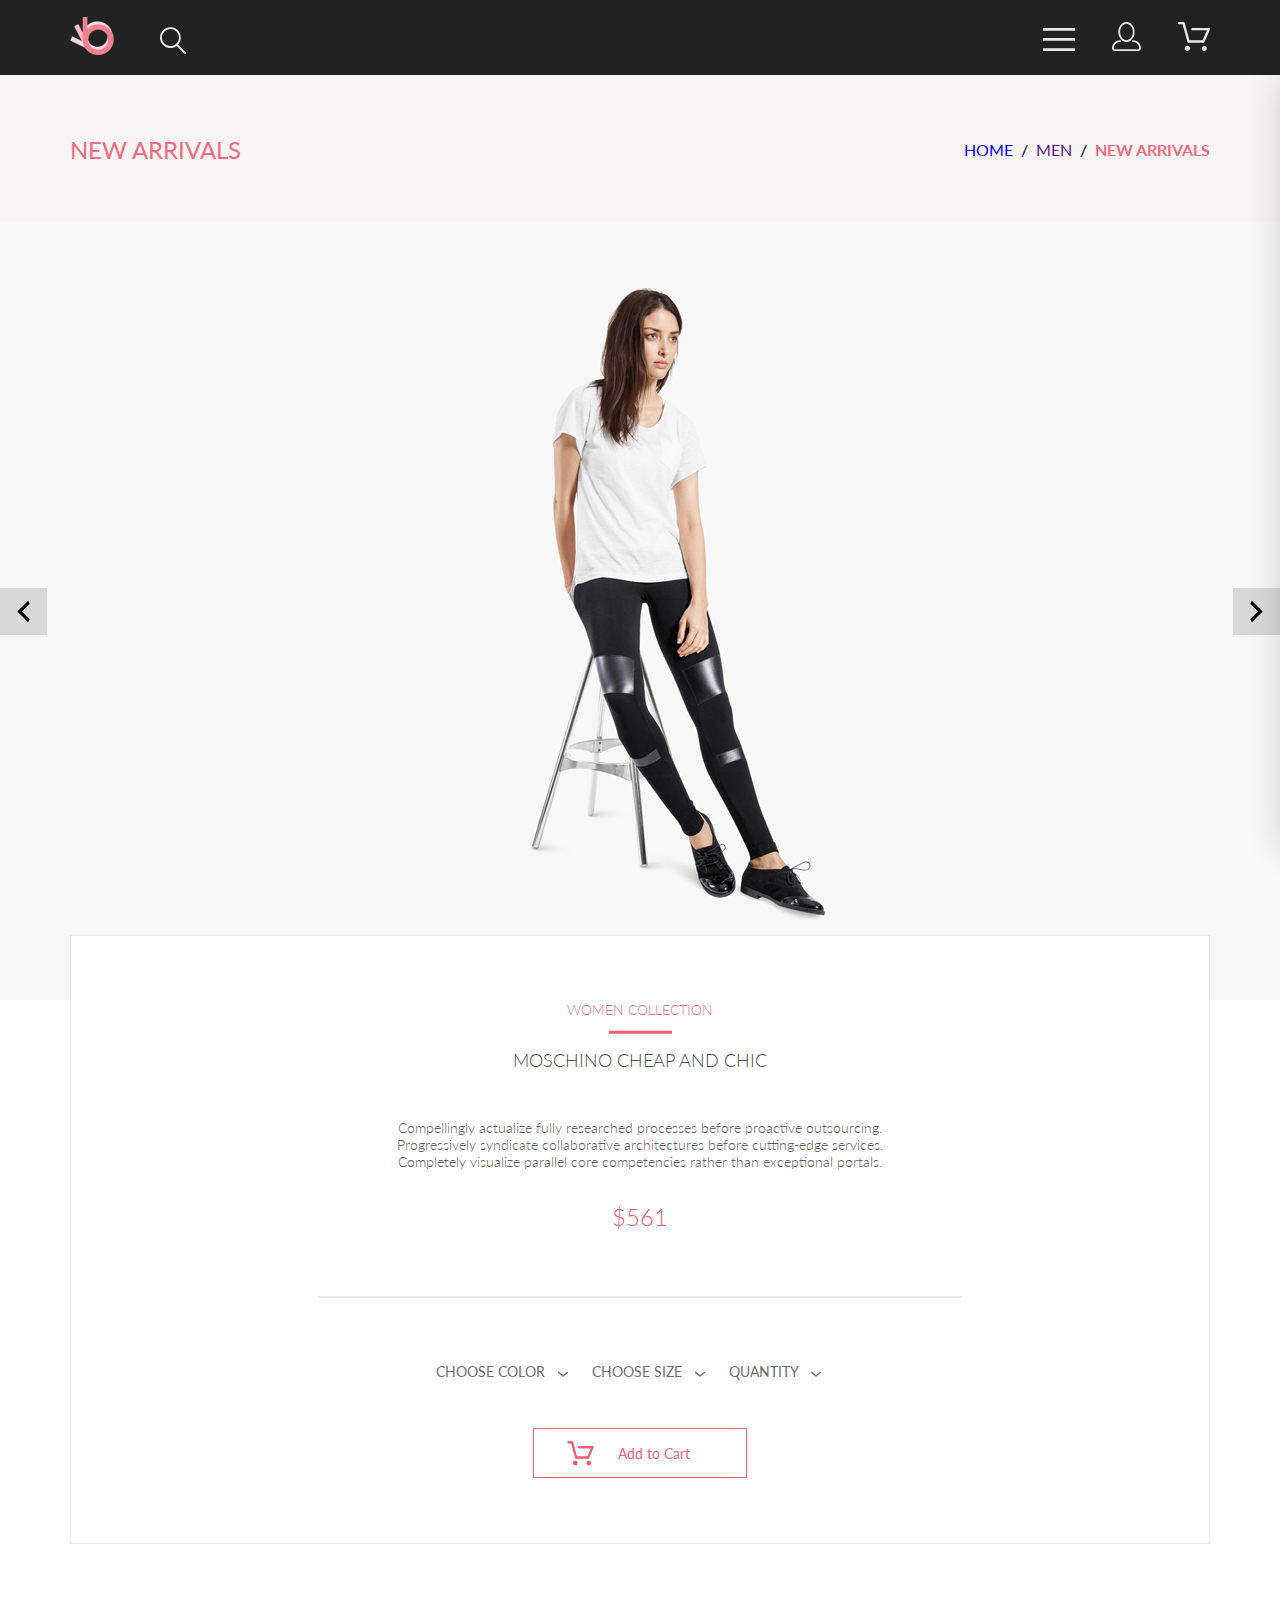
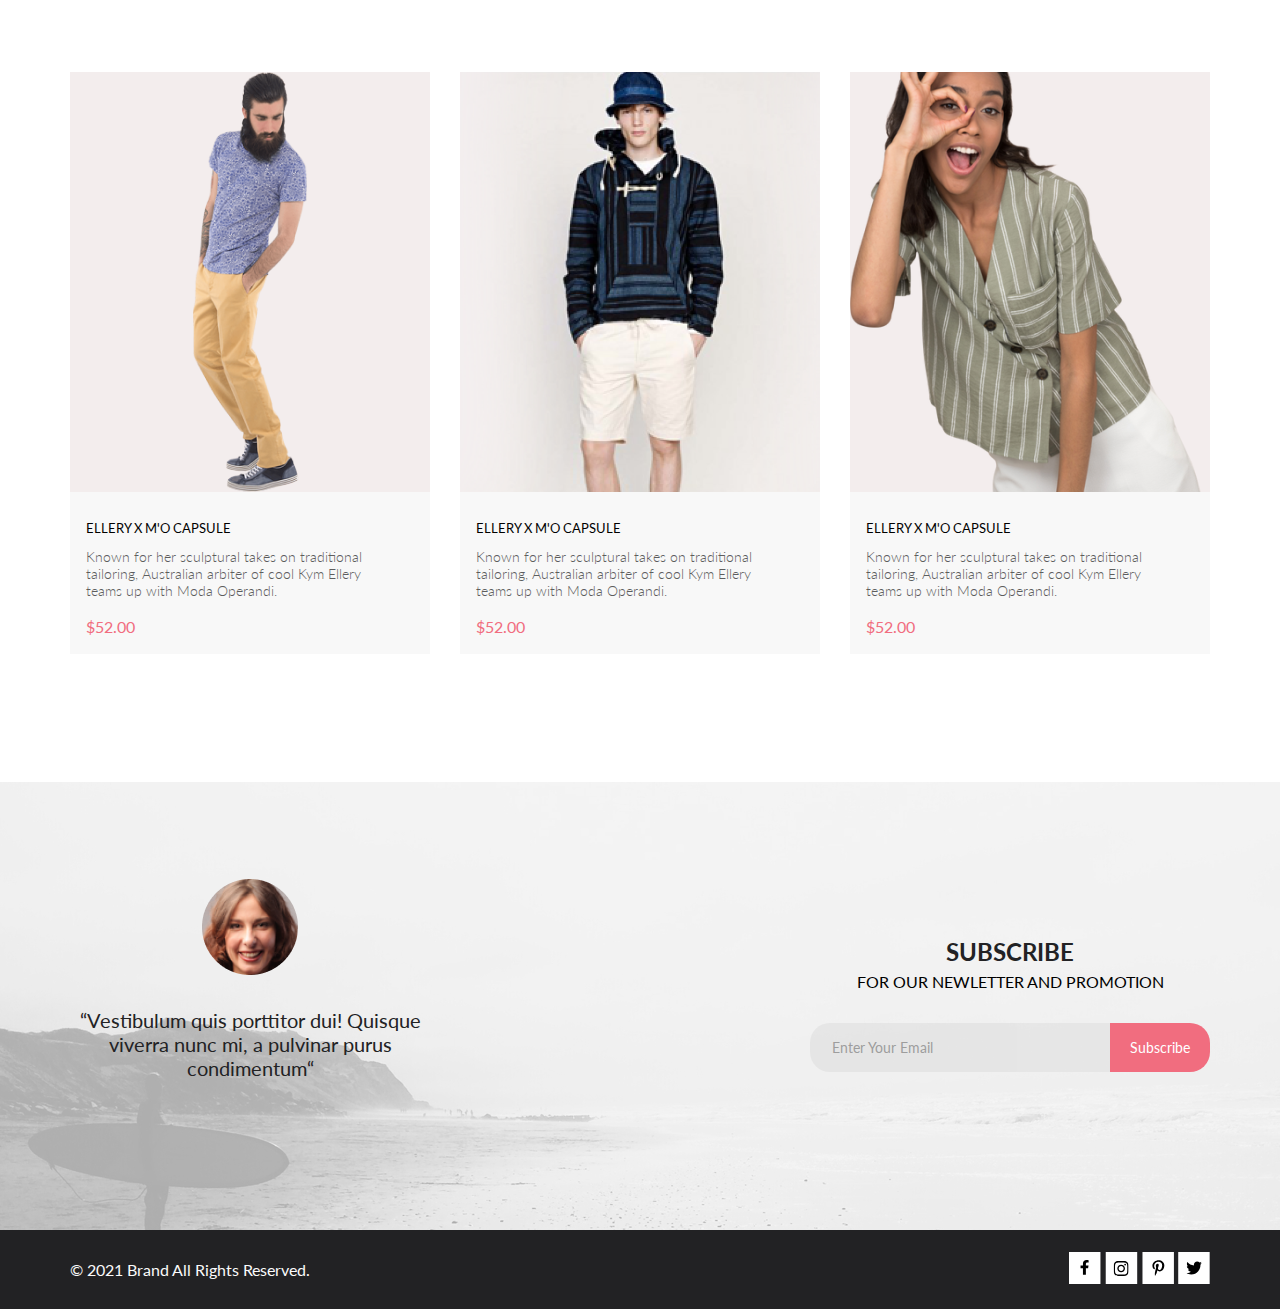
<file: product.html>
<!DOCTYPE html>
<html lang="en">

<head>
    <meta charset="UTF-8">
    <meta http-equiv="X-UA-Compatible" content="IE=edge">
    <meta name="viewport" content="width=device-width, initial-scale=1.0">
    <link rel="stylesheet" href="css/product.css">
    <link rel="preconnect" href="https://fonts.gstatic.com">
    <link href="https://fonts.googleapis.com/css2?family=Lato:wght@300 400 700 900&display=swap" rel="stylesheet">
    <title>Shop</title>
</head>

<body>

    <header class="header content__centering">
        <div class="header__left"><a href="index.html"><img src="images/logo.png" alt="Логотип"></a>

            <svg class="header__search" width="27" height="28" viewBox="0 0 27 28" fill="none"
                xmlns="http://www.w3.org/2000/svg">
                <path
                    d="M19.0596 17.6259C20.6713 15.8658 21.6282 13.6048 21.7698 11.2225C21.9113 8.84018 21.2288 6.48173 19.8369 4.54318C18.445 2.60463 16.4285 1.20404 14.126 0.576619C11.8234 -0.0508009 9.3751 0.13316 7.19217 1.09761C5.00923 2.06205 3.22463 3.74825 2.13804 5.87302C1.05145 7.9978 0.729054 10.4318 1.225 12.7661C1.72094 15.1005 3.00501 17.1932 4.86158 18.6927C6.71814 20.1922 9.03413 21.0072 11.4206 21.0009C13.673 21.004 15.8645 20.27 17.6606 18.9109L25.4086 26.7179C25.4941 26.807 25.5965 26.8781 25.7099 26.927C25.8232 26.9759 25.9452 27.0017 26.0686 27.0029C26.1923 27.0033 26.3148 26.9782 26.4283 26.9292C26.5419 26.8801 26.6441 26.8082 26.7286 26.7179C26.9025 26.537 26.9997 26.2958 26.9997 26.0449C26.9997 25.794 26.9025 25.5528 26.7286 25.3719L19.0596 17.6259ZM2.88662 10.5009C2.89946 8.81563 3.41094 7.17187 4.35659 5.77685C5.30224 4.38183 6.63972 3.29801 8.20044 2.662C9.76115 2.02599 11.4752 1.86627 13.1266 2.20298C14.7779 2.53969 16.2926 3.35775 17.4797 4.55404C18.6668 5.75033 19.4732 7.27129 19.7972 8.92519C20.1212 10.5791 19.9483 12.2919 19.3002 13.8476C18.6522 15.4034 17.5581 16.7325 16.1559 17.6674C14.7536 18.6023 13.1059 19.1011 11.4206 19.1009C9.14916 19.0901 6.97482 18.1784 5.37484 16.566C3.77486 14.9537 2.87998 12.7724 2.88662 10.5009Z"
                    fill="#E8E8E8" />
            </svg>

        </div>
        <div class="header__right">
            <input type="checkbox" id="switcher" class="hidden-menu-ticker">
            <a class="header__right__link" href="">
                <label for="switcher">
                    <svg class="header__right__icons" width="32" height="23" viewBox="0 0 32 23" fill="none"
                        xmlns="http://www.w3.org/2000/svg">
                        <path d="M0 23V20.31H32V23H0ZM0 12.76V10.07H32V12.76H0ZM0 2.69V0H32V2.69H0Z" fill="#E8E8E8" />
                    </svg>
                </label>
            </a>

            <div class="filter__sort hidden-menu">
                <div class="filter">
                    <span class="hidden-menu-title">MENU</span>
                    <details class="filter__details-in" open>
                        <summary class="filter__summary-in">
                            <span class="filter__heading-in">MAN</span>
                        </summary>
                        <ul class="filter__ul">
                            <li><a href="#">Accessories</a></li>
                            <li><a href="#">Bags</a></li>
                            <li><a href="#">Denim</a></li>
                            <li><a href="#">T-Shirts</a></li>
                        </ul>
                    </details>
                    <details class="filter__details-in" open>
                        <summary class="filter__summary-in">
                            <span class="filter__heading-in">WOMEN</span>
                        </summary>
                        <ul class="filter__ul">
                            <li><a href="#">Accessories</a></li>
                            <li><a href="#">Jackets & Coats</a></li>
                            <li><a href="#">Polos</a></li>
                            <li><a href="#">Shirts</a></li>
                            <li><a href="#">T-Shirts</a></li>
                        </ul>
                    </details>
                    <details class="filter__details-in" open>
                        <summary class="filter__summary-in">
                            <span class="filter__heading-in">KIDS</span>
                        </summary>
                        <ul class="filter__ul">
                            <li><a href="#">Accessories</a></li>
                            <li><a href="#">Jackets & Coats</a></li>
                            <li><a href="#">Polos</a></li>
                            <li><a href="#">Shirts</a></li>
                            <li><a href="#">T-Shirts</a></li>
                            <li><a href="#">Bags</a></li>
                        </ul>
                    </details>

                </div>
            </div>

            <a class="header__right__link" href="registration.html">
                <svg class="header__right__icons" width="29" height="29" viewBox="0 0 29 29" fill="none"
                    xmlns="http://www.w3.org/2000/svg">
                    <path
                        d="M14.5 19.937C19 19.937 22.656 15.464 22.656 9.968C22.656 4.472 19 0 14.5 0C13.3631 0.0217413 12.2463 0.303398 11.2351 0.823397C10.2239 1.34339 9.34507 2.08794 8.66602 3C7.12663 4.99573 6.30819 7.45381 6.34399 9.974C6.34399 15.465 10 19.937 14.5 19.937ZM14.5 1.813C18 1.813 20.844 5.472 20.844 9.969C20.844 14.466 17.998 18.125 14.5 18.125C11.002 18.125 8.15603 14.465 8.15503 9.969C8.15403 5.473 11 1.813 14.5 1.813ZM20.844 18.125C20.6036 18.125 20.373 18.2205 20.203 18.3905C20.033 18.5605 19.9375 18.7911 19.9375 19.0315C19.9375 19.2719 20.033 19.5025 20.203 19.6725C20.373 19.8425 20.6036 19.938 20.844 19.938C22.526 19.9399 24.1386 20.6088 25.3279 21.7982C26.5172 22.9875 27.1861 24.6 27.188 26.282C27.1875 26.5221 27.0918 26.7523 26.922 26.9221C26.7522 27.0918 26.5221 27.1875 26.282 27.188H2.71997C2.47985 27.1875 2.24975 27.0918 2.07996 26.9221C1.91016 26.7523 1.81449 26.5221 1.81396 26.282C1.81608 24.6001 2.48517 22.9877 3.67444 21.7985C4.86371 20.6092 6.47608 19.9401 8.15796 19.938C8.39824 19.938 8.62868 19.8425 8.79858 19.6726C8.96849 19.5027 9.06396 19.2723 9.06396 19.032C9.06396 18.7917 8.96849 18.5613 8.79858 18.3914C8.62868 18.2215 8.39824 18.126 8.15796 18.126C5.99541 18.1279 3.92201 18.9875 2.39258 20.5164C0.863144 22.0453 0.00264777 24.1185 0 26.281C0.000794067 27.0019 0.287502 27.693 0.797241 28.2027C1.30698 28.7125 1.99811 28.9992 2.71899 29H26.282C27.0027 28.9989 27.6936 28.7121 28.2031 28.2024C28.7126 27.6927 28.9992 27.0017 29 26.281C28.9974 24.1187 28.1372 22.0457 26.6083 20.5168C25.0793 18.9878 23.0063 18.1276 20.844 18.125Z"
                        fill="#E8E8E8" />
                </svg>
            </a>
            <a class="header__right__link" href="cart.html">
                <svg class="header__right__icons" width="32" height="29" viewBox="0 0 32 29" fill="none"
                    xmlns="http://www.w3.org/2000/svg">
                    <path
                        d="M26.2009 29C25.5532 28.9738 24.9415 28.6948 24.4972 28.2227C24.0529 27.7506 23.8114 27.1232 23.8245 26.475C23.8376 25.8269 24.1043 25.2097 24.5673 24.7559C25.0303 24.3022 25.6527 24.048 26.301 24.048C26.9493 24.048 27.5717 24.3022 28.0347 24.7559C28.4977 25.2097 28.7644 25.8269 28.7775 26.475C28.7906 27.1232 28.549 27.7506 28.1047 28.2227C27.6604 28.6948 27.0488 28.9738 26.401 29H26.2009ZM6.75293 26.32C6.75293 25.79 6.91011 25.2718 7.20459 24.8311C7.49907 24.3904 7.91764 24.0469 8.40735 23.844C8.89705 23.6412 9.43594 23.5881 9.95581 23.6915C10.4757 23.7949 10.9532 24.0502 11.328 24.425C11.7028 24.7998 11.9581 25.2773 12.0615 25.7972C12.1649 26.317 12.1118 26.8559 11.9089 27.3456C11.7061 27.8353 11.3626 28.2539 10.9219 28.5483C10.4812 28.8428 9.96304 29 9.43298 29C9.08087 29.0003 8.73212 28.9311 8.40674 28.7966C8.08136 28.662 7.78569 28.4646 7.53662 28.2158C7.28755 27.9669 7.09001 27.6713 6.9552 27.3461C6.82039 27.0208 6.75098 26.6721 6.75098 26.32H6.75293ZM10.553 20.686C10.2935 20.6868 10.0409 20.6024 9.83411 20.4457C9.62727 20.2891 9.47758 20.0689 9.40796 19.819L4.57495 2.36401H1.18201C0.868521 2.36401 0.567859 2.23947 0.346191 2.01781C0.124523 1.79614 0 1.49549 0 1.18201C0 0.868519 0.124523 0.567873 0.346191 0.346205C0.567859 0.124537 0.868521 5.81268e-06 1.18201 5.81268e-06H5.46301C5.7225 -0.00080736 5.97504 0.0837201 6.18176 0.240568C6.38848 0.397416 6.53784 0.617884 6.60693 0.868006L11.4399 18.323H24.6179L29.001 8.27501H14.401C14.2428 8.27961 14.0854 8.25242 13.9379 8.19507C13.7904 8.13771 13.6559 8.05134 13.5424 7.94108C13.4288 7.83082 13.3386 7.69891 13.277 7.55315C13.2154 7.40739 13.1836 7.25075 13.1836 7.0925C13.1836 6.93426 13.2154 6.77762 13.277 6.63186C13.3386 6.4861 13.4288 6.35419 13.5424 6.24393C13.6559 6.13367 13.7904 6.0473 13.9379 5.98994C14.0854 5.93259 14.2428 5.90541 14.401 5.91001H30.814C31.0097 5.90996 31.2022 5.95866 31.3744 6.05172C31.5465 6.14478 31.6928 6.27926 31.7999 6.44301C31.9078 6.60729 31.9734 6.79569 31.9908 6.99145C32.0083 7.18721 31.9771 7.38424 31.9 7.565L26.495 19.977C26.4026 20.1876 26.251 20.3668 26.0585 20.4927C25.866 20.6186 25.641 20.6858 25.411 20.686H10.553Z"
                        fill="#E8E8E8" />
                </svg>
            </a>
        </div>
    </header>

    <section class="breadcrumbs content__centering">
        <h3 class="breadcrumbs__title">
            NEW ARRIVALS
        </h3>
        <nav>
            <ul class="breadcrumbs__nav">
                <li class="breadcrumbs__list"><a href="index.html" class="breadcrumbs__link">HOME</a></li>
                <li class="breadcrumbs__list"><a href="" class="breadcrumbs__link">MEN</a></li>
                <li class="breadcrumbs__list"><a href="" class="breadcrumbs__link">NEW ARRIVALS</a></li>
            </ul>
        </nav>

    </section>

    <section class="slider">

        <a href="product.html" class="slider__link">
            <svg width="13" height="23" viewBox="0 0 13 23" fill="none" xmlns="http://www.w3.org/2000/svg">
                <path
                    d="M12.6998 3.7499L4.9498 11.4999L12.6998 19.2499L11.1498 22.3499L0.299805 11.4999L11.1498 0.649902L12.6998 3.7499Z"
                    fill="black" />
            </svg>

        </a>

        <a href="product.html" class="slider__link">
            <svg width="13" height="23" viewBox="0 0 13 23" fill="none" xmlns="http://www.w3.org/2000/svg">
                <path
                    d="M0.299805 19.2499L8.0498 11.4999L0.299805 3.7499L1.8498 0.649902L12.6998 11.4999L1.8498 22.3499L0.299805 19.2499Z"
                    fill="black" />
            </svg>

        </a>

    </section>




    <section class="product__choose content__centering">
        <div class="product__choose_div">
            <h4 class="product__choose_title">WOMEN COLLECTION</h4>
            <img class="product__choose_divider" src="images/divider.svg"></img>
            <h2 class="product__choose_h2">MOSCHINO CHEAP AND CHIC</h2>
            <p class="product__choose_p1">Compellingly actualize fully researched processes before proactive
                outsourcing.
                Progressively syndicate
                collaborative architectures before cutting-edge services. Completely visualize parallel core
                competencies
                rather than exceptional portals. </p>
            <p class="product__choose_p2">
                $561
            </p>
            <p class="product__choose_p3">
            </p>
            <div class="product__choose_filter">
                <details class="product__choose_filter_details">
                    <summary class="product__choose_filter_summary">
                        CHOOSE COLOR
                    </summary>
                    <form class="choose__form">
                        <p>black</p>
                        <p>white</p>
                        <p>green</p>
                        <p>yellow</p>
                        <p>pink</p>
                    </form>
                </details>
                <details class="product__choose_filter_details">
                    <summary class="product__choose_filter_summary">
                        CHOOSE SIZE
                    </summary>
                    <form class="choose__form">
                        <p>S</p>
                        <p>M</p>
                        <p>L</p>
                        <p>XL</p>
                        <p>XXL</p>
                    </form>
                </details>
                <details class="product__choose_filter_details">
                    <summary class="product__choose_filter_summary">
                        QUANTITY
                    </summary>
                    <form class="choose__form">
                        <p>1</p>
                        <p>2</p>
                        <p>3</p>
                        <p>4</p>
                        <p>5</p>
                    </form>
                </details>

            </div>
            <a href="product.html" class="product__choose__link"><svg class="product__choose__svg" width="27"
                    height="25" viewBox="0 0 27 25" fill="none" xmlns="http://www.w3.org/2000/svg">
                    <path
                        d="M21.9509 23.2667H21.8386C21.2294 23.2667 20.7177 22.7671 20.6735 22.1294C20.629 21.4607 21.1175 20.8785 21.7626 20.8346C21.788 20.8329 21.8145 20.832 21.8405 20.832C22.4575 20.832 22.9743 21.3219 23.0201 21.9487C23.0319 22.1971 22.9914 22.5514 22.736 22.8439L22.73 22.8507L22.7242 22.8575C22.5275 23.0912 22.2607 23.2321 21.9509 23.2667ZM8.21887 23.2604C7.5683 23.2604 7.03906 22.7174 7.03906 22.05C7.03906 21.3832 7.5683 20.8406 8.21887 20.8406C8.86945 20.8406 9.39868 21.3832 9.39868 22.05C9.39868 22.7174 8.86945 23.2604 8.21887 23.2604Z"
                        fill="#EF5B70" />
                    <path
                        d="M21.876 22.2662C21.921 22.2549 21.9423 22.2339 21.96 22.2129C21.9678 22.2037 21.9756 22.1946 21.9835 22.1855C22.02 22.1438 22.0233 22.0553 22.0224 22.0105C22.0092 21.9044 21.9185 21.8315 21.8412 21.8315C21.8375 21.8315 21.8336 21.8317 21.8312 21.8318C21.7531 21.8372 21.6653 21.9409 21.6719 22.0625C21.6813 22.1793 21.7675 22.2662 21.8392 22.2662H21.876ZM8.21954 22.2599C8.31873 22.2599 8.39935 22.1655 8.39935 22.0496C8.39935 21.9341 8.31873 21.8401 8.21954 21.8401C8.12042 21.8401 8.03973 21.9341 8.03973 22.0496C8.03973 22.1655 8.12042 22.2599 8.21954 22.2599ZM21.9995 24.2662C21.9517 24.2662 21.8878 24.2662 21.8392 24.2662C20.7017 24.2662 19.7567 23.3545 19.6765 22.198C19.5964 20.9929 20.4937 19.9183 21.6953 19.8364C21.7441 19.8331 21.7928 19.8315 21.8412 19.8315C22.9799 19.8315 23.9413 20.7324 24.019 21.8884C24.0505 22.4915 23.8741 23.0612 23.4898 23.5012C23.1055 23.9575 22.5764 24.2177 21.9995 24.2662ZM8.21954 24.2599C7.01532 24.2599 6.03973 23.2709 6.03973 22.0496C6.03973 20.8291 7.01532 19.8401 8.21954 19.8401C9.42371 19.8401 10.3994 20.8291 10.3994 22.0496C10.3994 23.2709 9.42371 24.2599 8.21954 24.2599ZM21.1984 17.3938H9.13306C8.70013 17.3938 8.31586 17.1005 8.20331 16.6775L4.27753 2.24768H1.52173C0.993408 2.24768 0.560547 1.80859 0.560547 1.27039C0.560547 0.733032 0.993408 0.292969 1.52173 0.292969H4.99933C5.43134 0.292969 5.81561 0.586304 5.9281 1.01025L9.85394 15.4391H20.5576L24.1144 7.13379H12.2578C11.7286 7.13379 11.2957 6.69373 11.2957 6.15649C11.2957 5.61914 11.7286 5.17908 12.2578 5.17908H25.5886C25.9091 5.17908 26.2141 5.34192 26.3896 5.61914C26.566 5.89539 26.5984 6.23743 26.4697 6.547L22.0795 16.807C21.9193 17.1653 21.5827 17.3938 21.1984 17.3938Z"
                        fill="#EF5B70" />
                    <path
                        d="M21.876 22.2662C21.921 22.2549 21.9423 22.2339 21.96 22.2129C21.9678 22.2037 21.9756 22.1946 21.9835 22.1855C22.02 22.1438 22.0233 22.0553 22.0224 22.0105C22.0092 21.9044 21.9185 21.8315 21.8412 21.8315C21.8375 21.8315 21.8336 21.8317 21.8312 21.8318C21.7531 21.8372 21.6653 21.9409 21.6719 22.0625C21.6813 22.1793 21.7675 22.2662 21.8392 22.2662H21.876ZM8.21954 22.2599C8.31873 22.2599 8.39935 22.1655 8.39935 22.0496C8.39935 21.9341 8.31873 21.8401 8.21954 21.8401C8.12042 21.8401 8.03973 21.9341 8.03973 22.0496C8.03973 22.1655 8.12042 22.2599 8.21954 22.2599ZM21.9995 24.2662C21.9517 24.2662 21.8878 24.2662 21.8392 24.2662C20.7017 24.2662 19.7567 23.3545 19.6765 22.198C19.5964 20.9929 20.4937 19.9183 21.6953 19.8364C21.7441 19.8331 21.7928 19.8315 21.8412 19.8315C22.9799 19.8315 23.9413 20.7324 24.019 21.8884C24.0505 22.4915 23.8741 23.0612 23.4898 23.5012C23.1055 23.9575 22.5764 24.2177 21.9995 24.2662ZM8.21954 24.2599C7.01532 24.2599 6.03973 23.2709 6.03973 22.0496C6.03973 20.8291 7.01532 19.8401 8.21954 19.8401C9.42371 19.8401 10.3994 20.8291 10.3994 22.0496C10.3994 23.2709 9.42371 24.2599 8.21954 24.2599ZM21.1984 17.3938H9.13306C8.70013 17.3938 8.31586 17.1005 8.20331 16.6775L4.27753 2.24768H1.52173C0.993408 2.24768 0.560547 1.80859 0.560547 1.27039C0.560547 0.733032 0.993408 0.292969 1.52173 0.292969H4.99933C5.43134 0.292969 5.81561 0.586304 5.9281 1.01025L9.85394 15.4391H20.5576L24.1144 7.13379H12.2578C11.7286 7.13379 11.2957 6.69373 11.2957 6.15649C11.2957 5.61914 11.7286 5.17908 12.2578 5.17908H25.5886C25.9091 5.17908 26.2141 5.34192 26.3896 5.61914C26.566 5.89539 26.5984 6.23743 26.4697 6.547L22.0795 16.807C21.9193 17.1653 21.5827 17.3938 21.1984 17.3938Z"
                        fill="#EF5B70" />
                </svg>
                Add to Cart
            </a>
        </div>
    </section>




    <section class="products content__centering">
        <div class="products__cards">

            <div class="product__card">
                <a class="product__card__link" href=" #">
                    <img src="images/product_card_4.png" alt="product_card_4">
                </a>
                <div class="product__card__text">
                    <p class="product__card__p1">ELLERY X M'O CAPSULE</p>
                    <p class="product__card__p2">Known for her sculptural takes on traditional tailoring, Australian
                        arbiter of cool Kym Ellery teams up with Moda Operandi.</p>
                    <p class="product__card__p3">$52.00</p>
                </div>
                <a href="product.html" class="product__add__link"><svg class="product__cart__svg" width="27" height="25"
                        viewBox="0 0 27 25" fill="none" xmlns="http://www.w3.org/2000/svg">
                        <path
                            d="M21.9509 23.2667H21.8386C21.2294 23.2667 20.7177 22.7671 20.6735 22.1294C20.629 21.4607 21.1175 20.8785 21.7626 20.8346C21.788 20.8329 21.8145 20.832 21.8405 20.832C22.4575 20.832 22.9743 21.3219 23.0201 21.9487C23.0319 22.1971 22.9914 22.5514 22.736 22.8439L22.73 22.8507L22.7242 22.8575C22.5275 23.0912 22.2607 23.2321 21.9509 23.2667ZM8.21887 23.2604C7.5683 23.2604 7.03906 22.7174 7.03906 22.05C7.03906 21.3832 7.5683 20.8406 8.21887 20.8406C8.86945 20.8406 9.39868 21.3832 9.39868 22.05C9.39868 22.7174 8.86945 23.2604 8.21887 23.2604Z"
                            fill="white" />
                        <path
                            d="M21.876 22.2662C21.921 22.2549 21.9423 22.2339 21.96 22.2129C21.9678 22.2037 21.9756 22.1946 21.9835 22.1855C22.02 22.1438 22.0233 22.0553 22.0224 22.0105C22.0092 21.9044 21.9185 21.8315 21.8412 21.8315C21.8375 21.8315 21.8336 21.8317 21.8312 21.8318C21.7531 21.8372 21.6653 21.9409 21.6719 22.0625C21.6813 22.1793 21.7675 22.2662 21.8392 22.2662H21.876ZM8.21954 22.2599C8.31873 22.2599 8.39935 22.1655 8.39935 22.0496C8.39935 21.9341 8.31873 21.8401 8.21954 21.8401C8.12042 21.8401 8.03973 21.9341 8.03973 22.0496C8.03973 22.1655 8.12042 22.2599 8.21954 22.2599ZM21.9995 24.2662C21.9517 24.2662 21.8878 24.2662 21.8392 24.2662C20.7017 24.2662 19.7567 23.3545 19.6765 22.198C19.5964 20.9929 20.4937 19.9183 21.6953 19.8364C21.7441 19.8331 21.7928 19.8315 21.8412 19.8315C22.9799 19.8315 23.9413 20.7324 24.019 21.8884C24.0505 22.4915 23.8741 23.0612 23.4898 23.5012C23.1055 23.9575 22.5764 24.2177 21.9995 24.2662ZM8.21954 24.2599C7.01532 24.2599 6.03973 23.2709 6.03973 22.0496C6.03973 20.8291 7.01532 19.8401 8.21954 19.8401C9.42371 19.8401 10.3994 20.8291 10.3994 22.0496C10.3994 23.2709 9.42371 24.2599 8.21954 24.2599ZM21.1984 17.3938H9.13306C8.70013 17.3938 8.31586 17.1005 8.20331 16.6775L4.27753 2.24768H1.52173C0.993408 2.24768 0.560547 1.80859 0.560547 1.27039C0.560547 0.733032 0.993408 0.292969 1.52173 0.292969H4.99933C5.43134 0.292969 5.81561 0.586304 5.9281 1.01025L9.85394 15.4391H20.5576L24.1144 7.13379H12.2578C11.7286 7.13379 11.2957 6.69373 11.2957 6.15649C11.2957 5.61914 11.7286 5.17908 12.2578 5.17908H25.5886C25.9091 5.17908 26.2141 5.34192 26.3896 5.61914C26.566 5.89539 26.5984 6.23743 26.4697 6.547L22.0795 16.807C21.9193 17.1653 21.5827 17.3938 21.1984 17.3938Z"
                            fill="white" />
                        <path
                            d="M21.876 22.2662C21.921 22.2549 21.9423 22.2339 21.96 22.2129C21.9678 22.2037 21.9756 22.1946 21.9835 22.1855C22.02 22.1438 22.0233 22.0553 22.0224 22.0105C22.0092 21.9044 21.9185 21.8315 21.8412 21.8315C21.8375 21.8315 21.8336 21.8317 21.8312 21.8318C21.7531 21.8372 21.6653 21.9409 21.6719 22.0625C21.6813 22.1793 21.7675 22.2662 21.8392 22.2662H21.876ZM8.21954 22.2599C8.31873 22.2599 8.39935 22.1655 8.39935 22.0496C8.39935 21.9341 8.31873 21.8401 8.21954 21.8401C8.12042 21.8401 8.03973 21.9341 8.03973 22.0496C8.03973 22.1655 8.12042 22.2599 8.21954 22.2599ZM21.9995 24.2662C21.9517 24.2662 21.8878 24.2662 21.8392 24.2662C20.7017 24.2662 19.7567 23.3545 19.6765 22.198C19.5964 20.9929 20.4937 19.9183 21.6953 19.8364C21.7441 19.8331 21.7928 19.8315 21.8412 19.8315C22.9799 19.8315 23.9413 20.7324 24.019 21.8884C24.0505 22.4915 23.8741 23.0612 23.4898 23.5012C23.1055 23.9575 22.5764 24.2177 21.9995 24.2662ZM8.21954 24.2599C7.01532 24.2599 6.03973 23.2709 6.03973 22.0496C6.03973 20.8291 7.01532 19.8401 8.21954 19.8401C9.42371 19.8401 10.3994 20.8291 10.3994 22.0496C10.3994 23.2709 9.42371 24.2599 8.21954 24.2599ZM21.1984 17.3938H9.13306C8.70013 17.3938 8.31586 17.1005 8.20331 16.6775L4.27753 2.24768H1.52173C0.993408 2.24768 0.560547 1.80859 0.560547 1.27039C0.560547 0.733032 0.993408 0.292969 1.52173 0.292969H4.99933C5.43134 0.292969 5.81561 0.586304 5.9281 1.01025L9.85394 15.4391H20.5576L24.1144 7.13379H12.2578C11.7286 7.13379 11.2957 6.69373 11.2957 6.15649C11.2957 5.61914 11.7286 5.17908 12.2578 5.17908H25.5886C25.9091 5.17908 26.2141 5.34192 26.3896 5.61914C26.566 5.89539 26.5984 6.23743 26.4697 6.547L22.0795 16.807C21.9193 17.1653 21.5827 17.3938 21.1984 17.3938Z"
                            fill="white" />
                    </svg>
                    Add to Cart
                </a>
            </div>
            <div class="product__card">
                <a class="product__card__link" href=" #">
                    <img src="images/product_card_3.png" alt="product_card_3">
                </a>
                <div class="product__card__text">
                    <p class="product__card__p1">ELLERY X M'O CAPSULE</p>
                    <p class="product__card__p2">Known for her sculptural takes on traditional tailoring, Australian
                        arbiter of cool Kym Ellery teams up with Moda Operandi.</p>
                    <p class="product__card__p3">$52.00</p>
                </div>
                <a href="product.html" class="product__add__link"><svg class="product__cart__svg" width="27" height="25"
                        viewBox="0 0 27 25" fill="none" xmlns="http://www.w3.org/2000/svg">
                        <path
                            d="M21.9509 23.2667H21.8386C21.2294 23.2667 20.7177 22.7671 20.6735 22.1294C20.629 21.4607 21.1175 20.8785 21.7626 20.8346C21.788 20.8329 21.8145 20.832 21.8405 20.832C22.4575 20.832 22.9743 21.3219 23.0201 21.9487C23.0319 22.1971 22.9914 22.5514 22.736 22.8439L22.73 22.8507L22.7242 22.8575C22.5275 23.0912 22.2607 23.2321 21.9509 23.2667ZM8.21887 23.2604C7.5683 23.2604 7.03906 22.7174 7.03906 22.05C7.03906 21.3832 7.5683 20.8406 8.21887 20.8406C8.86945 20.8406 9.39868 21.3832 9.39868 22.05C9.39868 22.7174 8.86945 23.2604 8.21887 23.2604Z"
                            fill="white" />
                        <path
                            d="M21.876 22.2662C21.921 22.2549 21.9423 22.2339 21.96 22.2129C21.9678 22.2037 21.9756 22.1946 21.9835 22.1855C22.02 22.1438 22.0233 22.0553 22.0224 22.0105C22.0092 21.9044 21.9185 21.8315 21.8412 21.8315C21.8375 21.8315 21.8336 21.8317 21.8312 21.8318C21.7531 21.8372 21.6653 21.9409 21.6719 22.0625C21.6813 22.1793 21.7675 22.2662 21.8392 22.2662H21.876ZM8.21954 22.2599C8.31873 22.2599 8.39935 22.1655 8.39935 22.0496C8.39935 21.9341 8.31873 21.8401 8.21954 21.8401C8.12042 21.8401 8.03973 21.9341 8.03973 22.0496C8.03973 22.1655 8.12042 22.2599 8.21954 22.2599ZM21.9995 24.2662C21.9517 24.2662 21.8878 24.2662 21.8392 24.2662C20.7017 24.2662 19.7567 23.3545 19.6765 22.198C19.5964 20.9929 20.4937 19.9183 21.6953 19.8364C21.7441 19.8331 21.7928 19.8315 21.8412 19.8315C22.9799 19.8315 23.9413 20.7324 24.019 21.8884C24.0505 22.4915 23.8741 23.0612 23.4898 23.5012C23.1055 23.9575 22.5764 24.2177 21.9995 24.2662ZM8.21954 24.2599C7.01532 24.2599 6.03973 23.2709 6.03973 22.0496C6.03973 20.8291 7.01532 19.8401 8.21954 19.8401C9.42371 19.8401 10.3994 20.8291 10.3994 22.0496C10.3994 23.2709 9.42371 24.2599 8.21954 24.2599ZM21.1984 17.3938H9.13306C8.70013 17.3938 8.31586 17.1005 8.20331 16.6775L4.27753 2.24768H1.52173C0.993408 2.24768 0.560547 1.80859 0.560547 1.27039C0.560547 0.733032 0.993408 0.292969 1.52173 0.292969H4.99933C5.43134 0.292969 5.81561 0.586304 5.9281 1.01025L9.85394 15.4391H20.5576L24.1144 7.13379H12.2578C11.7286 7.13379 11.2957 6.69373 11.2957 6.15649C11.2957 5.61914 11.7286 5.17908 12.2578 5.17908H25.5886C25.9091 5.17908 26.2141 5.34192 26.3896 5.61914C26.566 5.89539 26.5984 6.23743 26.4697 6.547L22.0795 16.807C21.9193 17.1653 21.5827 17.3938 21.1984 17.3938Z"
                            fill="white" />
                        <path
                            d="M21.876 22.2662C21.921 22.2549 21.9423 22.2339 21.96 22.2129C21.9678 22.2037 21.9756 22.1946 21.9835 22.1855C22.02 22.1438 22.0233 22.0553 22.0224 22.0105C22.0092 21.9044 21.9185 21.8315 21.8412 21.8315C21.8375 21.8315 21.8336 21.8317 21.8312 21.8318C21.7531 21.8372 21.6653 21.9409 21.6719 22.0625C21.6813 22.1793 21.7675 22.2662 21.8392 22.2662H21.876ZM8.21954 22.2599C8.31873 22.2599 8.39935 22.1655 8.39935 22.0496C8.39935 21.9341 8.31873 21.8401 8.21954 21.8401C8.12042 21.8401 8.03973 21.9341 8.03973 22.0496C8.03973 22.1655 8.12042 22.2599 8.21954 22.2599ZM21.9995 24.2662C21.9517 24.2662 21.8878 24.2662 21.8392 24.2662C20.7017 24.2662 19.7567 23.3545 19.6765 22.198C19.5964 20.9929 20.4937 19.9183 21.6953 19.8364C21.7441 19.8331 21.7928 19.8315 21.8412 19.8315C22.9799 19.8315 23.9413 20.7324 24.019 21.8884C24.0505 22.4915 23.8741 23.0612 23.4898 23.5012C23.1055 23.9575 22.5764 24.2177 21.9995 24.2662ZM8.21954 24.2599C7.01532 24.2599 6.03973 23.2709 6.03973 22.0496C6.03973 20.8291 7.01532 19.8401 8.21954 19.8401C9.42371 19.8401 10.3994 20.8291 10.3994 22.0496C10.3994 23.2709 9.42371 24.2599 8.21954 24.2599ZM21.1984 17.3938H9.13306C8.70013 17.3938 8.31586 17.1005 8.20331 16.6775L4.27753 2.24768H1.52173C0.993408 2.24768 0.560547 1.80859 0.560547 1.27039C0.560547 0.733032 0.993408 0.292969 1.52173 0.292969H4.99933C5.43134 0.292969 5.81561 0.586304 5.9281 1.01025L9.85394 15.4391H20.5576L24.1144 7.13379H12.2578C11.7286 7.13379 11.2957 6.69373 11.2957 6.15649C11.2957 5.61914 11.7286 5.17908 12.2578 5.17908H25.5886C25.9091 5.17908 26.2141 5.34192 26.3896 5.61914C26.566 5.89539 26.5984 6.23743 26.4697 6.547L22.0795 16.807C21.9193 17.1653 21.5827 17.3938 21.1984 17.3938Z"
                            fill="white" />
                    </svg>
                    Add to Cart
                </a>
            </div>
            <div class="product__card">
                <a class="product__card__link" href=" #">
                    <img src="images/product_card_6.png" alt="product_card_6">
                </a>
                <div class="product__card__text">
                    <p class="product__card__p1">ELLERY X M'O CAPSULE</p>
                    <p class="product__card__p2">Known for her sculptural takes on traditional tailoring, Australian
                        arbiter of cool Kym Ellery teams up with Moda Operandi.</p>
                    <p class="product__card__p3">$52.00</p>
                </div>
                <a href="product.html" class="product__add__link"><svg class="product__cart__svg" width="27" height="25"
                        viewBox="0 0 27 25" fill="none" xmlns="http://www.w3.org/2000/svg">
                        <path
                            d="M21.9509 23.2667H21.8386C21.2294 23.2667 20.7177 22.7671 20.6735 22.1294C20.629 21.4607 21.1175 20.8785 21.7626 20.8346C21.788 20.8329 21.8145 20.832 21.8405 20.832C22.4575 20.832 22.9743 21.3219 23.0201 21.9487C23.0319 22.1971 22.9914 22.5514 22.736 22.8439L22.73 22.8507L22.7242 22.8575C22.5275 23.0912 22.2607 23.2321 21.9509 23.2667ZM8.21887 23.2604C7.5683 23.2604 7.03906 22.7174 7.03906 22.05C7.03906 21.3832 7.5683 20.8406 8.21887 20.8406C8.86945 20.8406 9.39868 21.3832 9.39868 22.05C9.39868 22.7174 8.86945 23.2604 8.21887 23.2604Z"
                            fill="white" />
                        <path
                            d="M21.876 22.2662C21.921 22.2549 21.9423 22.2339 21.96 22.2129C21.9678 22.2037 21.9756 22.1946 21.9835 22.1855C22.02 22.1438 22.0233 22.0553 22.0224 22.0105C22.0092 21.9044 21.9185 21.8315 21.8412 21.8315C21.8375 21.8315 21.8336 21.8317 21.8312 21.8318C21.7531 21.8372 21.6653 21.9409 21.6719 22.0625C21.6813 22.1793 21.7675 22.2662 21.8392 22.2662H21.876ZM8.21954 22.2599C8.31873 22.2599 8.39935 22.1655 8.39935 22.0496C8.39935 21.9341 8.31873 21.8401 8.21954 21.8401C8.12042 21.8401 8.03973 21.9341 8.03973 22.0496C8.03973 22.1655 8.12042 22.2599 8.21954 22.2599ZM21.9995 24.2662C21.9517 24.2662 21.8878 24.2662 21.8392 24.2662C20.7017 24.2662 19.7567 23.3545 19.6765 22.198C19.5964 20.9929 20.4937 19.9183 21.6953 19.8364C21.7441 19.8331 21.7928 19.8315 21.8412 19.8315C22.9799 19.8315 23.9413 20.7324 24.019 21.8884C24.0505 22.4915 23.8741 23.0612 23.4898 23.5012C23.1055 23.9575 22.5764 24.2177 21.9995 24.2662ZM8.21954 24.2599C7.01532 24.2599 6.03973 23.2709 6.03973 22.0496C6.03973 20.8291 7.01532 19.8401 8.21954 19.8401C9.42371 19.8401 10.3994 20.8291 10.3994 22.0496C10.3994 23.2709 9.42371 24.2599 8.21954 24.2599ZM21.1984 17.3938H9.13306C8.70013 17.3938 8.31586 17.1005 8.20331 16.6775L4.27753 2.24768H1.52173C0.993408 2.24768 0.560547 1.80859 0.560547 1.27039C0.560547 0.733032 0.993408 0.292969 1.52173 0.292969H4.99933C5.43134 0.292969 5.81561 0.586304 5.9281 1.01025L9.85394 15.4391H20.5576L24.1144 7.13379H12.2578C11.7286 7.13379 11.2957 6.69373 11.2957 6.15649C11.2957 5.61914 11.7286 5.17908 12.2578 5.17908H25.5886C25.9091 5.17908 26.2141 5.34192 26.3896 5.61914C26.566 5.89539 26.5984 6.23743 26.4697 6.547L22.0795 16.807C21.9193 17.1653 21.5827 17.3938 21.1984 17.3938Z"
                            fill="white" />
                        <path
                            d="M21.876 22.2662C21.921 22.2549 21.9423 22.2339 21.96 22.2129C21.9678 22.2037 21.9756 22.1946 21.9835 22.1855C22.02 22.1438 22.0233 22.0553 22.0224 22.0105C22.0092 21.9044 21.9185 21.8315 21.8412 21.8315C21.8375 21.8315 21.8336 21.8317 21.8312 21.8318C21.7531 21.8372 21.6653 21.9409 21.6719 22.0625C21.6813 22.1793 21.7675 22.2662 21.8392 22.2662H21.876ZM8.21954 22.2599C8.31873 22.2599 8.39935 22.1655 8.39935 22.0496C8.39935 21.9341 8.31873 21.8401 8.21954 21.8401C8.12042 21.8401 8.03973 21.9341 8.03973 22.0496C8.03973 22.1655 8.12042 22.2599 8.21954 22.2599ZM21.9995 24.2662C21.9517 24.2662 21.8878 24.2662 21.8392 24.2662C20.7017 24.2662 19.7567 23.3545 19.6765 22.198C19.5964 20.9929 20.4937 19.9183 21.6953 19.8364C21.7441 19.8331 21.7928 19.8315 21.8412 19.8315C22.9799 19.8315 23.9413 20.7324 24.019 21.8884C24.0505 22.4915 23.8741 23.0612 23.4898 23.5012C23.1055 23.9575 22.5764 24.2177 21.9995 24.2662ZM8.21954 24.2599C7.01532 24.2599 6.03973 23.2709 6.03973 22.0496C6.03973 20.8291 7.01532 19.8401 8.21954 19.8401C9.42371 19.8401 10.3994 20.8291 10.3994 22.0496C10.3994 23.2709 9.42371 24.2599 8.21954 24.2599ZM21.1984 17.3938H9.13306C8.70013 17.3938 8.31586 17.1005 8.20331 16.6775L4.27753 2.24768H1.52173C0.993408 2.24768 0.560547 1.80859 0.560547 1.27039C0.560547 0.733032 0.993408 0.292969 1.52173 0.292969H4.99933C5.43134 0.292969 5.81561 0.586304 5.9281 1.01025L9.85394 15.4391H20.5576L24.1144 7.13379H12.2578C11.7286 7.13379 11.2957 6.69373 11.2957 6.15649C11.2957 5.61914 11.7286 5.17908 12.2578 5.17908H25.5886C25.9091 5.17908 26.2141 5.34192 26.3896 5.61914C26.566 5.89539 26.5984 6.23743 26.4697 6.547L22.0795 16.807C21.9193 17.1653 21.5827 17.3938 21.1984 17.3938Z"
                            fill="white" />
                    </svg>
                    Add to Cart
                </a>
            </div>
        </div>
    </section>


    <footer class="footer">
        <div class="subscribe content__centering">
            <div class="subscribe__block__1">
                <img src="images/footer_block_1_photo.png" alt="photo_1" class="footer__block__1__photo">
                <p class="subscribe__block__1__text">
                    “Vestibulum quis porttitor dui! Quisque viverra nunc mi, a pulvinar purus condimentum“
                </p>
            </div>
            <div class="subscribe__block__2">
                <p class="subscribe__block__2__p__1">SUBSCRIBE</p>
                <p class="subscribe__block__2__p__2">FOR OUR NEWLETTER AND PROMOTION</p>
                <div class="subscribe__form">
                    <form>
                        <input type="email" placeholder="Enter Your Email" class=" subscribe__input"><button
                            class="subscribe__button" type="submit">Subscribe</button>
                    </form>
                </div>
            </div>
        </div>
        <div class="footer__info content__centering">
            <p class="footer__info__copyright">© 2021 Brand All Rights Reserved.</p>
            <div class="footer__icons__block">
                <a class="footer__link" href="http://www.facebook.com" target="blank">
                    <svg class="footer__icon" width="32" height="32" viewBox="0 0 32 32" fill="none"
                        xmlns="http://www.w3.org/2000/svg">
                        <path class="footer__link__icon__background" d="M31.4506 0H0V32H31.4506V0Z" fill="white" />
                        <path class="footer__link__icon__text"
                            d="M19.0884 16.28L19.5069 13.616H16.8902V11.8873C16.8902 11.1585 17.2557 10.4481 18.4277 10.4481H19.6172V8.17997C19.6172 8.17997 18.5377 8 17.5056 8C15.3507 8 13.9422 9.27593 13.9422 11.5857V13.616H11.5469V16.28H13.9422V22.72H16.8902V16.28H19.0884Z"
                            fill="black" />
                    </svg>
                </a>
                <a class="footer__link" href="http://www.instagram.com" target="blank">
                    <svg class="footer__icon" width="33" height="32" viewBox="0 0 33 32" fill="none"
                        xmlns="http://www.w3.org/2000/svg">
                        <path class="footer__link__icon__background" d="M32.1889 0H0.738281V32H32.1889V0Z"
                            fill="white" />
                        <g clip-path="url(#clip0)">
                            <path class="footer__link__icon__text"
                                d="M16.139 12.6816C14.0238 12.6816 12.3177 14.3849 12.3177 16.4966C12.3177 18.6083 14.0238 20.3117 16.139 20.3117C18.2541 20.3117 19.9602 18.6083 19.9602 16.4966C19.9602 14.3849 18.2541 12.6816 16.139 12.6816ZM16.139 18.9769C14.7721 18.9769 13.6547 17.8646 13.6547 16.4966C13.6547 15.1287 14.7688 14.0164 16.139 14.0164C17.5092 14.0164 18.6233 15.1287 18.6233 16.4966C18.6233 17.8646 17.5058 18.9769 16.139 18.9769ZM21.0078 12.5255C21.0078 13.0203 20.6087 13.4154 20.1165 13.4154C19.621 13.4154 19.2252 13.0169 19.2252 12.5255C19.2252 12.0341 19.6243 11.6357 20.1165 11.6357C20.6087 11.6357 21.0078 12.0341 21.0078 12.5255ZM23.5386 13.4287C23.4821 12.2367 23.2094 11.1808 22.3347 10.3109C21.4634 9.44097 20.4058 9.1687 19.2119 9.10894C17.9814 9.03921 14.2932 9.03921 13.0627 9.10894C11.8721 9.16538 10.8145 9.43765 9.93987 10.3076C9.06522 11.1775 8.79584 12.2333 8.73597 13.4253C8.66613 14.6539 8.66613 18.3361 8.73597 19.5646C8.79251 20.7566 9.06522 21.8124 9.93987 22.6824C10.8145 23.5523 11.8688 23.8246 13.0627 23.8843C14.2932 23.9541 17.9814 23.9541 19.2119 23.8843C20.4058 23.8279 21.4634 23.5556 22.3347 22.6824C23.2061 21.8124 23.4788 20.7566 23.5386 19.5646C23.6085 18.3361 23.6085 14.6572 23.5386 13.4287ZM21.949 20.8828C21.6895 21.5335 21.1874 22.0349 20.5322 22.2972C19.5511 22.6857 17.2231 22.596 16.139 22.596C15.0548 22.596 12.7235 22.6824 11.7457 22.2972C11.0939 22.0382 10.5917 21.5369 10.329 20.8828C9.93987 19.9033 10.0297 17.5791 10.0297 16.4966C10.0297 15.4142 9.9432 13.0867 10.329 12.1105C10.5884 11.4597 11.0906 10.9583 11.7457 10.696C12.7268 10.3076 15.0548 10.3972 16.139 10.3972C17.2231 10.3972 19.5545 10.3109 20.5322 10.696C21.184 10.955 21.6862 11.4564 21.949 12.1105C22.3381 13.09 22.2483 15.4142 22.2483 16.4966C22.2483 17.5791 22.3381 19.9066 21.949 20.8828Z"
                                fill="black" />
                        </g>
                        <defs>
                            <clipPath id="clip0">
                                <rect width="14.8991" height="17" fill="white" transform="translate(8.68555 8)" />
                            </clipPath>
                        </defs>
                    </svg>
                </a>
                <a class="footer__link" href="http://www.pinterest.com" target="blank">
                    <svg class="footer__icon" width="32" height="32" viewBox="0 0 32 32" fill="none"
                        xmlns="http://www.w3.org/2000/svg">
                        <path class="footer__link__icon__background" d="M31.9252 0H0.474609V32H31.9252V0Z"
                            fill="white" />
                        <g clip-path="url(#clip0)">
                            <path class="footer__link__icon__text"
                                d="M16.7403 8.20312C13.5556 8.20312 10.4082 10.3406 10.4082 13.8C10.4082 16 11.6374 17.25 12.3823 17.25C12.6896 17.25 12.8666 16.3875 12.8666 16.1438C12.8666 15.8531 12.1309 15.2344 12.1309 14.025C12.1309 11.5125 14.0305 9.73125 16.4889 9.73125C18.6027 9.73125 20.1671 10.9406 20.1671 13.1625C20.1671 14.8219 19.506 17.9344 17.3642 17.9344C16.5913 17.9344 15.9302 17.3719 15.9302 16.5656C15.9302 15.3844 16.7496 14.2406 16.7496 13.0219C16.7496 10.9531 13.835 11.3281 13.835 13.8281C13.835 14.3531 13.9002 14.9344 14.133 15.4125C13.7046 17.2688 12.8293 20.0344 12.8293 21.9469C12.8293 22.5375 12.9131 23.1188 12.969 23.7094C13.0745 23.8281 13.0218 23.8156 13.1832 23.7563C14.7476 21.6 14.6917 21.1781 15.3994 18.3562C15.7812 19.0875 16.7683 19.4812 17.5505 19.4812C20.8469 19.4812 22.3275 16.2469 22.3275 13.3313C22.3275 10.2281 19.6643 8.20312 16.7403 8.20312Z"
                                fill="black" />
                        </g>
                        <defs>
                            <clipPath id="clip0">
                                <rect width="11.9193" height="16" fill="white" transform="translate(10.4082 8)" />
                            </clipPath>
                        </defs>
                    </svg>
                </a>
                <a class="footer__link" href="http://www.twitter.com" target="blank">
                    <svg class="footer__icon" width="32" height="32" viewBox="0 0 32 32" fill="none"
                        xmlns="http://www.w3.org/2000/svg">
                        <path class="footer__link__icon__background" d="M31.6635 0H0.212891V32H31.6635V0Z"
                            fill="white" />
                        <g clip-path="url(#clip0)">
                            <path class="footer__link__icon__text"
                                d="M22.417 12.7405C22.427 12.8826 22.427 13.0248 22.427 13.1669C22.427 17.5019 19.1498 22.4969 13.1599 22.4969C11.3145 22.4969 9.60022 21.9588 8.1582 21.0248C8.4204 21.0552 8.67247 21.0654 8.94475 21.0654C10.4674 21.0654 11.8691 20.5476 12.9884 19.6644C11.5565 19.6339 10.3565 18.6898 9.94305 17.3903C10.1447 17.4207 10.3464 17.441 10.5582 17.441C10.8506 17.441 11.1431 17.4004 11.4153 17.3294C9.92291 17.0248 8.80355 15.705 8.80355 14.1111V14.0705C9.23715 14.3141 9.74139 14.4664 10.2758 14.4867C9.39849 13.8979 8.82373 12.8928 8.82373 11.7557C8.82373 11.1466 8.98504 10.5882 9.26741 10.1009C10.8708 12.0908 13.2809 13.3902 15.9833 13.5324C15.9329 13.2887 15.9027 13.035 15.9027 12.7811C15.9027 10.974 17.3548 9.50195 19.1598 9.50195C20.0976 9.50195 20.9446 9.89789 21.5396 10.5375C22.2757 10.3954 22.9816 10.1212 23.6068 9.74561C23.3648 10.507 22.8505 11.1466 22.1749 11.5527C22.8304 11.4817 23.4657 11.2989 24.0505 11.0451C23.6069 11.6948 23.0522 12.2735 22.417 12.7405Z"
                                fill="black" />
                        </g>
                        <defs>
                            <clipPath id="clip0">
                                <rect width="15.8924" height="16" fill="white" transform="translate(8.1582 8)" />
                            </clipPath>
                        </defs>
                    </svg>
                </a>



            </div>
        </div>
    </footer>

</body>

</html>
</file>
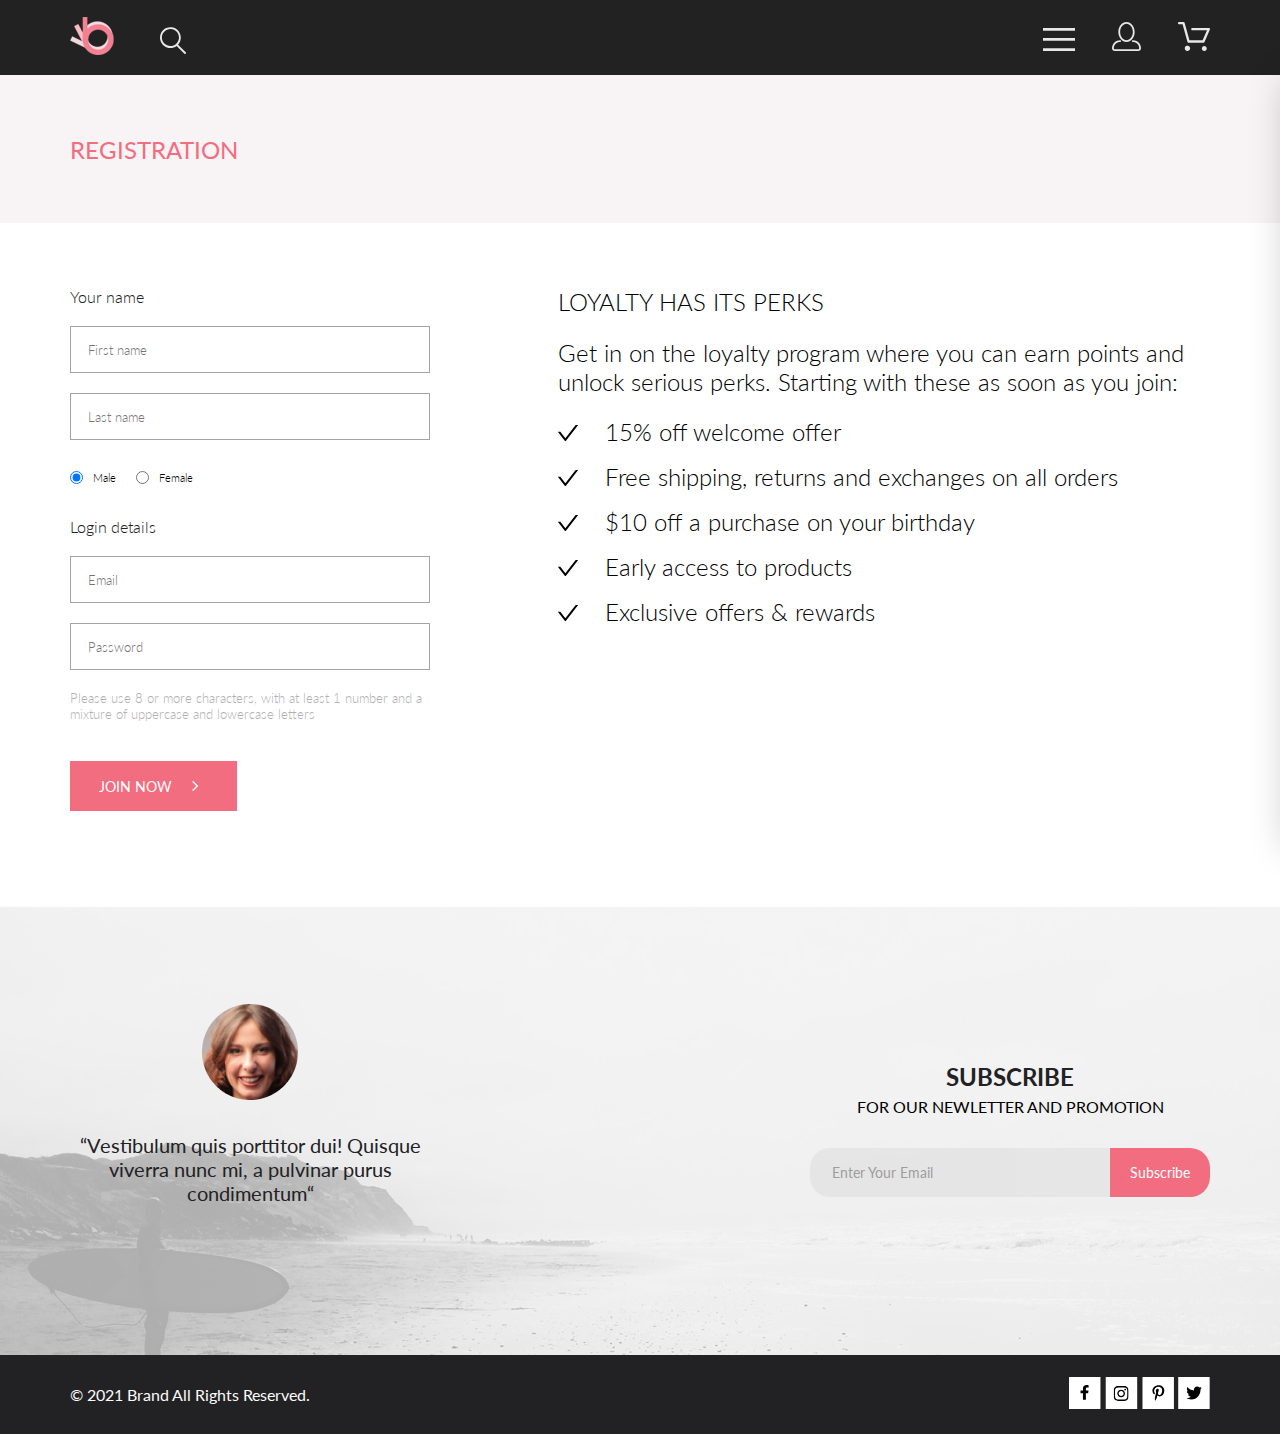
<file: registration.html>
<!DOCTYPE html>
<html lang="en">

<head>
    <meta charset="UTF-8">
    <meta http-equiv="X-UA-Compatible" content="IE=edge">
    <meta name="viewport" content="width=device-width, initial-scale=1.0">
    <link rel="stylesheet" href="css/registration.css">
    <link rel="preconnect" href="https://fonts.gstatic.com">
    <link href="https://fonts.googleapis.com/css2?family=Lato:wght@300 400 700 900&display=swap" rel="stylesheet">
    <title>Shop</title>
</head>

<body>

    <wrapper>
        <header class="header content__centering">
            <div class="header__left"><a href="index.html"><img src="images/logo.png" alt="Логотип"></a>

                <svg class="header__search" width="27" height="28" viewBox="0 0 27 28" fill="none"
                    xmlns="http://www.w3.org/2000/svg">
                    <path
                        d="M19.0596 17.6259C20.6713 15.8658 21.6282 13.6048 21.7698 11.2225C21.9113 8.84018 21.2288 6.48173 19.8369 4.54318C18.445 2.60463 16.4285 1.20404 14.126 0.576619C11.8234 -0.0508009 9.3751 0.13316 7.19217 1.09761C5.00923 2.06205 3.22463 3.74825 2.13804 5.87302C1.05145 7.9978 0.729054 10.4318 1.225 12.7661C1.72094 15.1005 3.00501 17.1932 4.86158 18.6927C6.71814 20.1922 9.03413 21.0072 11.4206 21.0009C13.673 21.004 15.8645 20.27 17.6606 18.9109L25.4086 26.7179C25.4941 26.807 25.5965 26.8781 25.7099 26.927C25.8232 26.9759 25.9452 27.0017 26.0686 27.0029C26.1923 27.0033 26.3148 26.9782 26.4283 26.9292C26.5419 26.8801 26.6441 26.8082 26.7286 26.7179C26.9025 26.537 26.9997 26.2958 26.9997 26.0449C26.9997 25.794 26.9025 25.5528 26.7286 25.3719L19.0596 17.6259ZM2.88662 10.5009C2.89946 8.81563 3.41094 7.17187 4.35659 5.77685C5.30224 4.38183 6.63972 3.29801 8.20044 2.662C9.76115 2.02599 11.4752 1.86627 13.1266 2.20298C14.7779 2.53969 16.2926 3.35775 17.4797 4.55404C18.6668 5.75033 19.4732 7.27129 19.7972 8.92519C20.1212 10.5791 19.9483 12.2919 19.3002 13.8476C18.6522 15.4034 17.5581 16.7325 16.1559 17.6674C14.7536 18.6023 13.1059 19.1011 11.4206 19.1009C9.14916 19.0901 6.97482 18.1784 5.37484 16.566C3.77486 14.9537 2.87998 12.7724 2.88662 10.5009Z"
                        fill="#E8E8E8" />
                </svg>

            </div>
            <div class="header__right">
                <input type="checkbox" id="switcher" class="hidden-menu-ticker">
                <a class="header__right__link" href="">
                    <label for="switcher">
                        <svg class="header__right__icons" width="32" height="23" viewBox="0 0 32 23" fill="none"
                            xmlns="http://www.w3.org/2000/svg">
                            <path d="M0 23V20.31H32V23H0ZM0 12.76V10.07H32V12.76H0ZM0 2.69V0H32V2.69H0Z"
                                fill="#E8E8E8" />
                        </svg>
                    </label>
                </a>

                <div class="filter__sort hidden-menu">
                    <div class="filter">
                        <span class="hidden-menu-title">MENU</span>
                        <details class="filter__details-in" open>
                            <summary class="filter__summary-in">
                                <span class="filter__heading-in">MAN</span>
                            </summary>
                            <ul class="filter__ul">
                                <li><a href="#">Accessories</a></li>
                                <li><a href="#">Bags</a></li>
                                <li><a href="#">Denim</a></li>
                                <li><a href="#">T-Shirts</a></li>
                            </ul>
                        </details>
                        <details class="filter__details-in" open>
                            <summary class="filter__summary-in">
                                <span class="filter__heading-in">WOMEN</span>
                            </summary>
                            <ul class="filter__ul">
                                <li><a href="#">Accessories</a></li>
                                <li><a href="#">Jackets & Coats</a></li>
                                <li><a href="#">Polos</a></li>
                                <li><a href="#">Shirts</a></li>
                                <li><a href="#">T-Shirts</a></li>
                            </ul>
                        </details>
                        <details class="filter__details-in" open>
                            <summary class="filter__summary-in">
                                <span class="filter__heading-in">KIDS</span>
                            </summary>
                            <ul class="filter__ul">
                                <li><a href="#">Accessories</a></li>
                                <li><a href="#">Jackets & Coats</a></li>
                                <li><a href="#">Polos</a></li>
                                <li><a href="#">Shirts</a></li>
                                <li><a href="#">T-Shirts</a></li>
                                <li><a href="#">Bags</a></li>
                            </ul>
                        </details>

                    </div>
                </div>

                <a class="header__right__link" href="registration.html">
                    <svg class="header__right__icons" width="29" height="29" viewBox="0 0 29 29" fill="none"
                        xmlns="http://www.w3.org/2000/svg">
                        <path
                            d="M14.5 19.937C19 19.937 22.656 15.464 22.656 9.968C22.656 4.472 19 0 14.5 0C13.3631 0.0217413 12.2463 0.303398 11.2351 0.823397C10.2239 1.34339 9.34507 2.08794 8.66602 3C7.12663 4.99573 6.30819 7.45381 6.34399 9.974C6.34399 15.465 10 19.937 14.5 19.937ZM14.5 1.813C18 1.813 20.844 5.472 20.844 9.969C20.844 14.466 17.998 18.125 14.5 18.125C11.002 18.125 8.15603 14.465 8.15503 9.969C8.15403 5.473 11 1.813 14.5 1.813ZM20.844 18.125C20.6036 18.125 20.373 18.2205 20.203 18.3905C20.033 18.5605 19.9375 18.7911 19.9375 19.0315C19.9375 19.2719 20.033 19.5025 20.203 19.6725C20.373 19.8425 20.6036 19.938 20.844 19.938C22.526 19.9399 24.1386 20.6088 25.3279 21.7982C26.5172 22.9875 27.1861 24.6 27.188 26.282C27.1875 26.5221 27.0918 26.7523 26.922 26.9221C26.7522 27.0918 26.5221 27.1875 26.282 27.188H2.71997C2.47985 27.1875 2.24975 27.0918 2.07996 26.9221C1.91016 26.7523 1.81449 26.5221 1.81396 26.282C1.81608 24.6001 2.48517 22.9877 3.67444 21.7985C4.86371 20.6092 6.47608 19.9401 8.15796 19.938C8.39824 19.938 8.62868 19.8425 8.79858 19.6726C8.96849 19.5027 9.06396 19.2723 9.06396 19.032C9.06396 18.7917 8.96849 18.5613 8.79858 18.3914C8.62868 18.2215 8.39824 18.126 8.15796 18.126C5.99541 18.1279 3.92201 18.9875 2.39258 20.5164C0.863144 22.0453 0.00264777 24.1185 0 26.281C0.000794067 27.0019 0.287502 27.693 0.797241 28.2027C1.30698 28.7125 1.99811 28.9992 2.71899 29H26.282C27.0027 28.9989 27.6936 28.7121 28.2031 28.2024C28.7126 27.6927 28.9992 27.0017 29 26.281C28.9974 24.1187 28.1372 22.0457 26.6083 20.5168C25.0793 18.9878 23.0063 18.1276 20.844 18.125Z"
                            fill="#E8E8E8" />
                    </svg>
                </a>
                <a class="header__right__link" href="cart.html">
                    <svg class="header__right__icons" width="32" height="29" viewBox="0 0 32 29" fill="none"
                        xmlns="http://www.w3.org/2000/svg">
                        <path
                            d="M26.2009 29C25.5532 28.9738 24.9415 28.6948 24.4972 28.2227C24.0529 27.7506 23.8114 27.1232 23.8245 26.475C23.8376 25.8269 24.1043 25.2097 24.5673 24.7559C25.0303 24.3022 25.6527 24.048 26.301 24.048C26.9493 24.048 27.5717 24.3022 28.0347 24.7559C28.4977 25.2097 28.7644 25.8269 28.7775 26.475C28.7906 27.1232 28.549 27.7506 28.1047 28.2227C27.6604 28.6948 27.0488 28.9738 26.401 29H26.2009ZM6.75293 26.32C6.75293 25.79 6.91011 25.2718 7.20459 24.8311C7.49907 24.3904 7.91764 24.0469 8.40735 23.844C8.89705 23.6412 9.43594 23.5881 9.95581 23.6915C10.4757 23.7949 10.9532 24.0502 11.328 24.425C11.7028 24.7998 11.9581 25.2773 12.0615 25.7972C12.1649 26.317 12.1118 26.8559 11.9089 27.3456C11.7061 27.8353 11.3626 28.2539 10.9219 28.5483C10.4812 28.8428 9.96304 29 9.43298 29C9.08087 29.0003 8.73212 28.9311 8.40674 28.7966C8.08136 28.662 7.78569 28.4646 7.53662 28.2158C7.28755 27.9669 7.09001 27.6713 6.9552 27.3461C6.82039 27.0208 6.75098 26.6721 6.75098 26.32H6.75293ZM10.553 20.686C10.2935 20.6868 10.0409 20.6024 9.83411 20.4457C9.62727 20.2891 9.47758 20.0689 9.40796 19.819L4.57495 2.36401H1.18201C0.868521 2.36401 0.567859 2.23947 0.346191 2.01781C0.124523 1.79614 0 1.49549 0 1.18201C0 0.868519 0.124523 0.567873 0.346191 0.346205C0.567859 0.124537 0.868521 5.81268e-06 1.18201 5.81268e-06H5.46301C5.7225 -0.00080736 5.97504 0.0837201 6.18176 0.240568C6.38848 0.397416 6.53784 0.617884 6.60693 0.868006L11.4399 18.323H24.6179L29.001 8.27501H14.401C14.2428 8.27961 14.0854 8.25242 13.9379 8.19507C13.7904 8.13771 13.6559 8.05134 13.5424 7.94108C13.4288 7.83082 13.3386 7.69891 13.277 7.55315C13.2154 7.40739 13.1836 7.25075 13.1836 7.0925C13.1836 6.93426 13.2154 6.77762 13.277 6.63186C13.3386 6.4861 13.4288 6.35419 13.5424 6.24393C13.6559 6.13367 13.7904 6.0473 13.9379 5.98994C14.0854 5.93259 14.2428 5.90541 14.401 5.91001H30.814C31.0097 5.90996 31.2022 5.95866 31.3744 6.05172C31.5465 6.14478 31.6928 6.27926 31.7999 6.44301C31.9078 6.60729 31.9734 6.79569 31.9908 6.99145C32.0083 7.18721 31.9771 7.38424 31.9 7.565L26.495 19.977C26.4026 20.1876 26.251 20.3668 26.0585 20.4927C25.866 20.6186 25.641 20.6858 25.411 20.686H10.553Z"
                            fill="#E8E8E8" />
                    </svg>
                </a>
            </div>
        </header>

        <div class="new__arrivals__block content__centering">
            <div class="new__arrivals__title__text">
                <p>REGISTRATION</p>
            </div>

        </div>

        <section class="middle content__centering">
            <form class="registration__form">
                <div class="user__name">
                    <p class="your__name">Your name</p>
                    <input class="user__name__input" type="text" value="" placeholder="First name">
                    <input class="user__name__input" type="text" value="" placeholder="Last name">
                </div>
                <div class="checkboxes">
                    <input class="radio" type="radio" id="Male" name="sex" value="Male" checked="checked">
                    <label class="radio__label" for="Male">Male</label>
                    <input class="radio" type="radio" id="Female" name="sex" value="Female">
                    <label class="radio__label" for="Female">Female</label>

                </div>
                <div class="login__details">
                    <p class="login__detail">Login details</p>
                    <input class="email__input" type="email" value="" placeholder="Email">
                    <input class="password__input" type="password" value="" placeholder="Password">
                    <p class="login__paragraph">
                        Please use 8 or more characters, with at least 1 number and a mixture of uppercase and lowercase
                        letters
                    </p>
                </div>
                <button class="join__us" type="submit">
                    <p class="link__text">JOIN NOW</p>
                    <svg class="svg__join" width="6" height="10" viewBox="0 0 6 10" fill="none"
                        xmlns="http://www.w3.org/2000/svg">
                        <path fill-rule="evenodd" clip-rule="evenodd"
                            d="M0.540004 0.208095C0.6058 0.142131 0.683965 0.0897967 0.770018 0.0540883C0.856072 0.01838 0.948325 0 1.04149 0C1.13466 0 1.22691 0.01838 1.31297 0.0540883C1.39902 0.0897967 1.47719 0.142131 1.54298 0.208095L5.79289 4.458C5.85885 4.5238 5.91119 4.60196 5.94689 4.68802C5.9826 4.77407 6.00098 4.86632 6.00098 4.95949C6.00098 5.05266 5.9826 5.14491 5.94689 5.23097C5.91119 5.31702 5.85885 5.39518 5.79289 5.46098L1.54298 9.71089C1.40998 9.84389 1.22959 9.91861 1.04149 9.91861C0.853398 9.91861 0.673007 9.84389 0.540004 9.71089C0.407001 9.57788 0.332281 9.39749 0.332281 9.2094C0.332281 9.0213 0.407001 8.84091 0.540004 8.70791L4.28984 4.95949L0.540004 1.21107C0.474041 1.14528 0.421707 1.06711 0.385998 0.981059C0.35029 0.895005 0.331909 0.802752 0.331909 0.709584C0.331909 0.616415 0.35029 0.524162 0.385998 0.438109C0.421707 0.352055 0.474041 0.273891 0.540004 0.208095Z"
                            fill="white" />
                    </svg>
                </button>
            </form>
            <div class="registration__loyalty">
                <p class="registration__header__text">
                    LOYALTY HAS ITS PERKS
                </p>
                <p class="registration__text">
                    Get in on the loyalty program where you can earn points and unlock serious perks. Starting with
                    these as
                    soon as you join:
                </p>
                <p class="about__loyalty__1">
                    <svg width="20" height="16" viewBox="0 0 20 16" fill="none" xmlns="http://www.w3.org/2000/svg">
                        <path
                            d="M19.8035 0H18.0904C17.8502 0 17.6222 0.111827 17.4752 0.303176L7.3702 13.2826L2.52481 7.05754C2.45151 6.96318 2.35808 6.88688 2.25153 6.83438C2.14499 6.78187 2.0281 6.75451 1.90963 6.75437H0.196467C0.032258 6.75437 -0.0584248 6.94572 0.0420614 7.07494L6.75503 15.6981C7.06874 16.1006 7.67166 16.1006 7.98782 15.6981L19.9579 0.318087C20.0584 0.191349 19.9677 0 19.8035 0Z"
                            fill="black" />
                    </svg>
                    <span class="loyalty__offers__1">
                        15% off welcome offer
                    </span>
                </p>
                <p class="about__loyalty">
                    <svg width="20" height="16" viewBox="0 0 20 16" fill="none" xmlns="http://www.w3.org/2000/svg">
                        <path
                            d="M19.8035 0H18.0904C17.8502 0 17.6222 0.111827 17.4752 0.303176L7.3702 13.2826L2.52481 7.05754C2.45151 6.96318 2.35808 6.88688 2.25153 6.83438C2.14499 6.78187 2.0281 6.75451 1.90963 6.75437H0.196467C0.032258 6.75437 -0.0584248 6.94572 0.0420614 7.07494L6.75503 15.6981C7.06874 16.1006 7.67166 16.1006 7.98782 15.6981L19.9579 0.318087C20.0584 0.191349 19.9677 0 19.8035 0Z"
                            fill="black" />
                    </svg>
                    <span class="loyalty__offers__1">
                        Free shipping, returns and exchanges on all orders
                    </span>
                </p>
                <p class="about__loyalty">
                    <svg width="20" height="16" viewBox="0 0 20 16" fill="none" xmlns="http://www.w3.org/2000/svg">
                        <path
                            d="M19.8035 0H18.0904C17.8502 0 17.6222 0.111827 17.4752 0.303176L7.3702 13.2826L2.52481 7.05754C2.45151 6.96318 2.35808 6.88688 2.25153 6.83438C2.14499 6.78187 2.0281 6.75451 1.90963 6.75437H0.196467C0.032258 6.75437 -0.0584248 6.94572 0.0420614 7.07494L6.75503 15.6981C7.06874 16.1006 7.67166 16.1006 7.98782 15.6981L19.9579 0.318087C20.0584 0.191349 19.9677 0 19.8035 0Z"
                            fill="black" />
                    </svg>
                    <span class="loyalty__offers__1">
                        $10 off a purchase on your birthday
                    </span>
                </p>
                <p class="about__loyalty">
                    <svg width="20" height="16" viewBox="0 0 20 16" fill="none" xmlns="http://www.w3.org/2000/svg">
                        <path
                            d="M19.8035 0H18.0904C17.8502 0 17.6222 0.111827 17.4752 0.303176L7.3702 13.2826L2.52481 7.05754C2.45151 6.96318 2.35808 6.88688 2.25153 6.83438C2.14499 6.78187 2.0281 6.75451 1.90963 6.75437H0.196467C0.032258 6.75437 -0.0584248 6.94572 0.0420614 7.07494L6.75503 15.6981C7.06874 16.1006 7.67166 16.1006 7.98782 15.6981L19.9579 0.318087C20.0584 0.191349 19.9677 0 19.8035 0Z"
                            fill="black" />
                    </svg>
                    <span class="loyalty__offers__1">
                        Early access to products
                    </span>
                </p>
                <p class="about__loyalty">
                    <svg width="20" height="16" viewBox="0 0 20 16" fill="none" xmlns="http://www.w3.org/2000/svg">
                        <path
                            d="M19.8035 0H18.0904C17.8502 0 17.6222 0.111827 17.4752 0.303176L7.3702 13.2826L2.52481 7.05754C2.45151 6.96318 2.35808 6.88688 2.25153 6.83438C2.14499 6.78187 2.0281 6.75451 1.90963 6.75437H0.196467C0.032258 6.75437 -0.0584248 6.94572 0.0420614 7.07494L6.75503 15.6981C7.06874 16.1006 7.67166 16.1006 7.98782 15.6981L19.9579 0.318087C20.0584 0.191349 19.9677 0 19.8035 0Z"
                            fill="black" />
                    </svg>
                    <span class="loyalty__offers__1">
                        Exclusive offers & rewards
                    </span>
                </p>
            </div>
        </section>
    </wrapper>
    <footer class="footer">
        <div class="subscribe content__centering">
            <div class="subscribe__block__1">
                <img src="images/footer_block_1_photo.png" alt="photo_1" class="footer__block__1__photo">
                <p class="subscribe__block__1__text">
                    “Vestibulum quis porttitor dui! Quisque viverra nunc mi, a pulvinar purus condimentum“
                </p>
            </div>
            <div class="subscribe__block__2">
                <p class="subscribe__block__2__p__1">SUBSCRIBE</p>
                <p class="subscribe__block__2__p__2">FOR OUR NEWLETTER AND PROMOTION</p>
                <div class="subscribe__form">
                    <form>
                        <input type="email" placeholder="Enter Your Email" class=" subscribe__input"><button
                            class="subscribe__button" type="submit">Subscribe</button>
                    </form>
                </div>
            </div>
        </div>
        <div class="footer__info content__centering">
            <p class="footer__info__copyright">© 2021 Brand All Rights Reserved.</p>
            <div class="footer__icons__block">
                <a class="footer__link" href="http://www.facebook.com" target="blank">
                    <svg class="footer__icon" width="32" height="32" viewBox="0 0 32 32" fill="none"
                        xmlns="http://www.w3.org/2000/svg">
                        <path class="footer__link__icon__background" d="M31.4506 0H0V32H31.4506V0Z" fill="white" />
                        <path class="footer__link__icon__text"
                            d="M19.0884 16.28L19.5069 13.616H16.8902V11.8873C16.8902 11.1585 17.2557 10.4481 18.4277 10.4481H19.6172V8.17997C19.6172 8.17997 18.5377 8 17.5056 8C15.3507 8 13.9422 9.27593 13.9422 11.5857V13.616H11.5469V16.28H13.9422V22.72H16.8902V16.28H19.0884Z"
                            fill="black" />
                    </svg>
                </a>
                <a class="footer__link" href="http://www.instagram.com" target="blank">
                    <svg class="footer__icon" width="33" height="32" viewBox="0 0 33 32" fill="none"
                        xmlns="http://www.w3.org/2000/svg">
                        <path class="footer__link__icon__background" d="M32.1889 0H0.738281V32H32.1889V0Z"
                            fill="white" />
                        <g clip-path="url(#clip0)">
                            <path class="footer__link__icon__text"
                                d="M16.139 12.6816C14.0238 12.6816 12.3177 14.3849 12.3177 16.4966C12.3177 18.6083 14.0238 20.3117 16.139 20.3117C18.2541 20.3117 19.9602 18.6083 19.9602 16.4966C19.9602 14.3849 18.2541 12.6816 16.139 12.6816ZM16.139 18.9769C14.7721 18.9769 13.6547 17.8646 13.6547 16.4966C13.6547 15.1287 14.7688 14.0164 16.139 14.0164C17.5092 14.0164 18.6233 15.1287 18.6233 16.4966C18.6233 17.8646 17.5058 18.9769 16.139 18.9769ZM21.0078 12.5255C21.0078 13.0203 20.6087 13.4154 20.1165 13.4154C19.621 13.4154 19.2252 13.0169 19.2252 12.5255C19.2252 12.0341 19.6243 11.6357 20.1165 11.6357C20.6087 11.6357 21.0078 12.0341 21.0078 12.5255ZM23.5386 13.4287C23.4821 12.2367 23.2094 11.1808 22.3347 10.3109C21.4634 9.44097 20.4058 9.1687 19.2119 9.10894C17.9814 9.03921 14.2932 9.03921 13.0627 9.10894C11.8721 9.16538 10.8145 9.43765 9.93987 10.3076C9.06522 11.1775 8.79584 12.2333 8.73597 13.4253C8.66613 14.6539 8.66613 18.3361 8.73597 19.5646C8.79251 20.7566 9.06522 21.8124 9.93987 22.6824C10.8145 23.5523 11.8688 23.8246 13.0627 23.8843C14.2932 23.9541 17.9814 23.9541 19.2119 23.8843C20.4058 23.8279 21.4634 23.5556 22.3347 22.6824C23.2061 21.8124 23.4788 20.7566 23.5386 19.5646C23.6085 18.3361 23.6085 14.6572 23.5386 13.4287ZM21.949 20.8828C21.6895 21.5335 21.1874 22.0349 20.5322 22.2972C19.5511 22.6857 17.2231 22.596 16.139 22.596C15.0548 22.596 12.7235 22.6824 11.7457 22.2972C11.0939 22.0382 10.5917 21.5369 10.329 20.8828C9.93987 19.9033 10.0297 17.5791 10.0297 16.4966C10.0297 15.4142 9.9432 13.0867 10.329 12.1105C10.5884 11.4597 11.0906 10.9583 11.7457 10.696C12.7268 10.3076 15.0548 10.3972 16.139 10.3972C17.2231 10.3972 19.5545 10.3109 20.5322 10.696C21.184 10.955 21.6862 11.4564 21.949 12.1105C22.3381 13.09 22.2483 15.4142 22.2483 16.4966C22.2483 17.5791 22.3381 19.9066 21.949 20.8828Z"
                                fill="black" />
                        </g>
                        <defs>
                            <clipPath id="clip0">
                                <rect width="14.8991" height="17" fill="white" transform="translate(8.68555 8)" />
                            </clipPath>
                        </defs>
                    </svg>
                </a>
                <a class="footer__link" href="http://www.pinterest.com" target="blank">
                    <svg class="footer__icon" width="32" height="32" viewBox="0 0 32 32" fill="none"
                        xmlns="http://www.w3.org/2000/svg">
                        <path class="footer__link__icon__background" d="M31.9252 0H0.474609V32H31.9252V0Z"
                            fill="white" />
                        <g clip-path="url(#clip0)">
                            <path class="footer__link__icon__text"
                                d="M16.7403 8.20312C13.5556 8.20312 10.4082 10.3406 10.4082 13.8C10.4082 16 11.6374 17.25 12.3823 17.25C12.6896 17.25 12.8666 16.3875 12.8666 16.1438C12.8666 15.8531 12.1309 15.2344 12.1309 14.025C12.1309 11.5125 14.0305 9.73125 16.4889 9.73125C18.6027 9.73125 20.1671 10.9406 20.1671 13.1625C20.1671 14.8219 19.506 17.9344 17.3642 17.9344C16.5913 17.9344 15.9302 17.3719 15.9302 16.5656C15.9302 15.3844 16.7496 14.2406 16.7496 13.0219C16.7496 10.9531 13.835 11.3281 13.835 13.8281C13.835 14.3531 13.9002 14.9344 14.133 15.4125C13.7046 17.2688 12.8293 20.0344 12.8293 21.9469C12.8293 22.5375 12.9131 23.1188 12.969 23.7094C13.0745 23.8281 13.0218 23.8156 13.1832 23.7563C14.7476 21.6 14.6917 21.1781 15.3994 18.3562C15.7812 19.0875 16.7683 19.4812 17.5505 19.4812C20.8469 19.4812 22.3275 16.2469 22.3275 13.3313C22.3275 10.2281 19.6643 8.20312 16.7403 8.20312Z"
                                fill="black" />
                        </g>
                        <defs>
                            <clipPath id="clip0">
                                <rect width="11.9193" height="16" fill="white" transform="translate(10.4082 8)" />
                            </clipPath>
                        </defs>
                    </svg>
                </a>
                <a class="footer__link" href="http://www.twitter.com" target="blank">
                    <svg class="footer__icon" width="32" height="32" viewBox="0 0 32 32" fill="none"
                        xmlns="http://www.w3.org/2000/svg">
                        <path class="footer__link__icon__background" d="M31.6635 0H0.212891V32H31.6635V0Z"
                            fill="white" />
                        <g clip-path="url(#clip0)">
                            <path class="footer__link__icon__text"
                                d="M22.417 12.7405C22.427 12.8826 22.427 13.0248 22.427 13.1669C22.427 17.5019 19.1498 22.4969 13.1599 22.4969C11.3145 22.4969 9.60022 21.9588 8.1582 21.0248C8.4204 21.0552 8.67247 21.0654 8.94475 21.0654C10.4674 21.0654 11.8691 20.5476 12.9884 19.6644C11.5565 19.6339 10.3565 18.6898 9.94305 17.3903C10.1447 17.4207 10.3464 17.441 10.5582 17.441C10.8506 17.441 11.1431 17.4004 11.4153 17.3294C9.92291 17.0248 8.80355 15.705 8.80355 14.1111V14.0705C9.23715 14.3141 9.74139 14.4664 10.2758 14.4867C9.39849 13.8979 8.82373 12.8928 8.82373 11.7557C8.82373 11.1466 8.98504 10.5882 9.26741 10.1009C10.8708 12.0908 13.2809 13.3902 15.9833 13.5324C15.9329 13.2887 15.9027 13.035 15.9027 12.7811C15.9027 10.974 17.3548 9.50195 19.1598 9.50195C20.0976 9.50195 20.9446 9.89789 21.5396 10.5375C22.2757 10.3954 22.9816 10.1212 23.6068 9.74561C23.3648 10.507 22.8505 11.1466 22.1749 11.5527C22.8304 11.4817 23.4657 11.2989 24.0505 11.0451C23.6069 11.6948 23.0522 12.2735 22.417 12.7405Z"
                                fill="black" />
                        </g>
                        <defs>
                            <clipPath id="clip0">
                                <rect width="15.8924" height="16" fill="white" transform="translate(8.1582 8)" />
                            </clipPath>
                        </defs>
                    </svg>
                </a>



            </div>
        </div>
    </footer>

</body>

</html>
</file>
<file: css/style.css>
* {
  padding: 0;
  margin: 0;
}

body {
  font-family: 'Lato', sans-serif;
}

.wrapper {
  min-height: calc(100vh - 527px);
}

.footer {
  min-height: 527px;
}

.content__centering {
  padding-left: calc(50% - 570px);
  padding-right: calc(50% - 570px);
}

.header {
  background: #222222;
  height: 75px;
  display: -webkit-box;
  display: -ms-flexbox;
  display: flex;
  -webkit-box-align: center;
      -ms-flex-align: center;
          align-items: center;
  -webkit-box-pack: justify;
      -ms-flex-pack: justify;
          justify-content: space-between;
  position: relative;
  overflow: hidden;
}

.header__search {
  margin-left: 41px;
}

.header__right__link:not(:last-child) {
  margin-right: 33px;
  text-decoration: none;
}

.hidden-menu {
  display: block;
  position: fixed;
  list-style: none;
  padding: 12px 12px 32px 32px;
  margin: 0;
  -webkit-box-sizing: border-box;
          box-sizing: border-box;
  width: 232px;
  background-color: #fff;
  -webkit-box-shadow: 6px 4px 35px rgba(0, 0, 0, 0.21);
          box-shadow: 6px 4px 35px rgba(0, 0, 0, 0.21);
  height: 768px;
  top: 75px;
  right: -232px;
  -webkit-transition: right .2s;
  transition: right .2s;
  z-index: 2;
  -webkit-transform: translateZ(0);
  -webkit-backface-visibility: hidden;
}

.hidden-menu a {
  text-decoration: none;
}

.hidden-menu-title {
  font-family: Lato;
  font-style: normal;
  font-weight: bold;
  font-size: 14px;
  line-height: 17px;
  color: #000000;
}

.hidden-menu-ticker {
  display: none;
}

.btn-menu span {
  display: block;
  height: 3px;
  background-color: #fff;
  margin: 5px 0 0;
  -webkit-transition: all .1s linear .23s;
  transition: all .1s linear .23s;
  position: relative;
}

.btn-menu span.first {
  margin-top: 0;
}

.hidden-menu-ticker:checked ~ .hidden-menu {
  right: 0;
}

.filter__sort {
  padding-top: 37px;
  padding-bottom: 157px;
  display: -webkit-box;
  display: -ms-flexbox;
  display: flex;
}

summary {
  display: block;
  outline: none;
}

summary::-webkit-details-marker {
  display: none;
}

.filter {
  margin-right: 30px;
  position: relative;
  width: 360px;
}

.filter__summary {
  font-family: Lato;
  font-style: normal;
  font-weight: 600;
  font-size: 14px;
  line-height: 17px;
  color: #000000;
  padding-right: 11px;
}

.filter__details {
  padding: 0px 16px 16px;
  -webkit-box-sizing: border-box;
          box-sizing: border-box;
  position: absolute;
  z-index: 1;
  width: 100%;
}

.filter__details[open] {
  background: #FFFFFF;
  -webkit-box-shadow: 6px 4px 35px rgba(0, 0, 0, 0.21);
          box-shadow: 6px 4px 35px rgba(0, 0, 0, 0.21);
}

.filter__details[open] .filter__summary {
  color: #F16D7F;
}

.filter__details[open] path {
  fill: #F16D7F;
}

.filter__ul {
  list-style-type: none;
  padding-left: 17px;
  padding-top: 24px;
}

.filter__ul a {
  text-decoration: none;
  font-family: Lato;
  font-style: normal;
  font-weight: normal;
  font-size: 14px;
  line-height: 17px;
  color: #6F6E6E;
}

.filter__details-in {
  margin-top: 16px;
}

.filter__details-in[open] .filter__heading-in {
  color: #EF5B70;
}

.filter__heading-in {
  padding: 8px 0px 11px 11px;
  font-family: Lato;
  font-style: normal;
  font-weight: normal;
  font-size: 14px;
  line-height: 17px;
  display: block;
}

.promo {
  background: #F1E4E6;
  display: -webkit-box;
  display: -ms-flexbox;
  display: flex;
  padding-left: calc(50% - 800px);
  padding-right: calc(50% - 800px);
}

.promo__image {
  width: 50%;
}

.promo__photo {
  width: 100%;
}

.promo__text {
  padding-top: 18%;
  padding-left: 4%;
}

.promo__content {
  border-left: 12px solid #F16D7F;
  padding-left: 16px;
}

.promo__h1 {
  font-family: Lato;
  font-style: normal;
  font-weight: 900;
  font-size: 48px;
  line-height: 58px;
  color: #222222;
}

.promo__h2 {
  font-family: Lato;
  font-style: normal;
  font-weight: 700;
  font-size: 32px;
  line-height: 39px;
  color: #222222;
}

.promo__h2_select {
  color: #F16D7F;
}

.offer {
  padding-top: 65px;
}

.offer__pictures__1 {
  display: -webkit-box;
  display: -ms-flexbox;
  display: flex;
  -webkit-box-pack: justify;
      -ms-flex-pack: justify;
          justify-content: space-between;
}

.offer__picture__block__1,
.offer__picture__block__2,
.offer__picture__block__3 {
  width: 360px;
  height: 260px;
  display: -webkit-box;
  display: -ms-flexbox;
  display: flex;
  -webkit-box-align: center;
      -ms-flex-align: center;
          align-items: center;
  -webkit-box-pack: center;
      -ms-flex-pack: center;
          justify-content: center;
  text-align: center;
}

.offer__picture__block__1 {
  background-image: url("../images/offer_1.jpg");
}

.offer__picture__block__2 {
  background-image: url("../images/offer_2.jpg");
}

.offer__picture__block__3 {
  background-image: url("../images/offer_3.jpg");
}

.offer__text__block__1 {
  max-width: 154px;
}

.offer__text__1 {
  font-family: Lato;
  font-style: normal;
  font-weight: normal;
  font-size: 16px;
  line-height: 19px;
  text-align: center;
  color: #FFFFFF;
}

.offer__text__2 {
  font-family: Lato;
  font-style: normal;
  font-weight: bold;
  font-size: 24px;
  line-height: 30px;
  text-align: center;
  color: #F16D7F;
}

.offer__picture__2 {
  width: 100%;
  height: 180px;
  margin-top: 30px;
  display: -webkit-box;
  display: -ms-flexbox;
  display: flex;
  -webkit-box-align: center;
      -ms-flex-align: center;
          align-items: center;
  -webkit-box-pack: center;
      -ms-flex-pack: center;
          justify-content: center;
  background-image: url("../images/offer_4.jpg");
}

.offer__text__block__1 {
  max-width: 160px;
}

.products {
  padding-top: 96px;
}

.products__top__text__1,
.products__top__text__2 {
  text-align: center;
}

.products__top__text__1 {
  font-family: Lato;
  font-style: normal;
  font-weight: normal;
  font-size: 30px;
  line-height: 36px;
  color: #222222;
}

.products__top__text__2 {
  font-family: Lato;
  font-style: normal;
  font-weight: normal;
  font-size: 14px;
  line-height: 17px;
  color: #9F9F9F;
}

.products__cards {
  padding-top: 48px;
  display: -webkit-box;
  display: -ms-flexbox;
  display: flex;
  -webkit-box-pack: center;
      -ms-flex-pack: center;
          justify-content: center;
  -ms-flex-wrap: wrap;
      flex-wrap: wrap;
  gap: 30px;
}

.product__card {
  height: 582px;
  background: #F8F8F8;
  position: relative;
}

.product__card:hover .product__add__link {
  display: -webkit-box;
  display: -ms-flexbox;
  display: flex;
}

.product__card:hover img {
  -webkit-filter: brightness(0.5);
          filter: brightness(0.5);
}

.product__card__text {
  margin-top: 25px;
  margin-left: 16px;
  max-width: 314px;
}

.product__card__p1 {
  font-family: Lato;
  font-style: normal;
  font-weight: normal;
  font-size: 13px;
  line-height: 16px;
  color: #000000;
}

.product__card__p2 {
  margin-top: 12px;
  font-family: Lato;
  font-style: normal;
  font-weight: 300;
  font-size: 14px;
  line-height: 17px;
  color: #5D5D5D;
}

.product__card__p3 {
  margin-top: 18px;
  font-family: Lato;
  font-style: normal;
  font-weight: normal;
  font-size: 16px;
  line-height: 19px;
  color: #F16D7F;
}

.product__add__link {
  position: absolute;
  top: 188px;
  left: 111px;
  display: none;
  -webkit-box-pack: center;
      -ms-flex-pack: center;
          justify-content: center;
  -webkit-box-align: center;
      -ms-flex-align: center;
          align-items: center;
  width: 138px;
  height: 43px;
  text-decoration: none;
  font-family: Lato;
  font-style: normal;
  font-weight: normal;
  font-size: 14px;
  line-height: 17px;
  color: #FFFFFF;
  border: 1px solid #FFFFFF;
}

.product__add__link:hover {
  background-color: #ffffff;
  color: #000;
}

.product__cart__svg {
  margin-right: 11px;
}

.product__add__link:hover path {
  fill: #000;
}

.browse__all__button {
  display: -webkit-box;
  display: -ms-flexbox;
  display: flex;
  -webkit-box-pack: center;
      -ms-flex-pack: center;
          justify-content: center;
  margin-top: 45px;
}

.browse__all__product {
  text-align: center;
  text-decoration: none;
  text-transform: none;
}

.browse__all__product:hover {
  background: #F16D7F;
}

.browse__all__product span {
  width: 212px;
  height: 48px;
  border: 1px solid #FF6A6A;
  font-family: Lato;
  font-style: normal;
  font-weight: normal;
  font-size: 16px;
  line-height: 48px;
  color: #F26376;
  display: inline-block;
}

.browse__all__product span:hover {
  color: #Ffffff;
}

.sale {
  background: #222222;
  color: #fbfbfb;
  display: -webkit-box;
  display: -ms-flexbox;
  display: flex;
  text-align: center;
  gap: 20px;
  margin-top: 95px;
  min-height: 341px;
}

.sale_item {
  max-width: 360px;
  margin-top: 104px;
  margin-bottom: 104px;
}

.sale_title {
  margin-top: 19px;
  font-family: Lato;
  font-style: normal;
  font-weight: normal;
  font-size: 19.96px;
  line-height: 24px;
}

.sale_text {
  margin-top: 16px;
  font-family: Lato;
  font-style: normal;
  font-weight: 300;
  font-size: 13.972px;
  line-height: 17px;
  text-align: center;
}

.subscribe {
  min-height: 448px;
  background-image: url("../images/footer_background_image.jpg");
  background-position: center center;
  background-repeat: no-repeat;
  background-size: cover;
  display: -webkit-box;
  display: -ms-flexbox;
  display: flex;
  -webkit-box-pack: justify;
      -ms-flex-pack: justify;
          justify-content: space-between;
}

.subscribe__block__1 {
  text-align: center;
  margin-top: 97px;
}

.subscribe__block__1__text {
  margin-top: 30px;
  max-width: 360px;
  min-height: 99px;
  font-family: Lato;
  font-style: normal;
  font-weight: normal;
  font-size: 20px;
  line-height: 24px;
  text-align: center;
  color: #222224;
}

.subscribe__block__2 {
  margin-top: 150px;
  text-align: center;
}

.subscribe__block__2__p__1 {
  font-family: Lato;
  font-style: normal;
  font-weight: bold;
  font-size: 24px;
  line-height: 167%;
  text-align: center;
  color: #222224;
}

.subscribe__form {
  margin-top: 32px;
  display: -webkit-box;
  display: -ms-flexbox;
  display: flex;
  -ms-flex-wrap: nowrap;
      flex-wrap: nowrap;
}

.subscribe__input {
  width: 256px;
  height: 49px;
  background: #E1E1E1;
  border: none;
  border-top-left-radius: 20px;
  border-bottom-left-radius: 20px;
  font-family: Lato;
  font-style: normal;
  font-weight: normal;
  font-size: 14px;
  line-height: 17px;
  color: #222224;
  opacity: 0.67;
  padding-left: 22px;
  padding-right: 22px;
}

.subscribe__button {
  width: 100px;
  height: 49px;
  border: none;
  border-top-right-radius: 20px;
  border-bottom-right-radius: 20px;
  font-family: Lato;
  font-style: normal;
  font-weight: normal;
  font-size: 14px;
  line-height: 17px;
  -webkit-box-align: center;
      -ms-flex-align: center;
          align-items: center;
  text-align: center;
  color: #FFFFFF;
  background: #F16D7F;
}

.subscribe__button:hover {
  background: #D73C3C;
}

.footer__info {
  min-height: 79px;
  background: #222224;
  display: -webkit-box;
  display: -ms-flexbox;
  display: flex;
  -webkit-box-pack: justify;
      -ms-flex-pack: justify;
          justify-content: space-between;
  -webkit-box-align: center;
      -ms-flex-align: center;
          align-items: center;
}

.footer__info__copyright {
  font-family: Lato;
  font-style: normal;
  font-weight: normal;
  font-size: 16px;
  line-height: 19px;
  color: #FBFBFB;
}

.footer__link {
  text-decoration: none;
  text-transform: none;
}

.footer__icon:hover .footer__link__icon__background {
  stroke: #F16D7F;
  fill: #F16D7F;
}

.footer__icon:hover .footer__link__icon__text {
  fill: #FffffF;
}

@media (max-width: 1023px) {
  .offer__picture__block__1,
  .offer__picture__block__2,
  .offer__picture__block__3 {
    width: 232px;
    height: 168px;
  }
  .offer__picture__2 {
    max-width: 735px;
    height: 116px;
  }
  .content__centering {
    padding-left: calc(50% - 368px);
    padding-right: calc(50% - 368px);
  }
  .products {
    padding-top: 154px;
  }
  .products__cards {
    gap: 16px;
  }
  .promo__h1 {
    font-family: Lato;
    font-style: normal;
    font-weight: 900;
    font-size: 44px;
    line-height: 53px;
    color: #222222;
  }
  .promo__h2 {
    font-family: Lato;
    font-style: normal;
    font-weight: 700;
    font-size: 26px;
    line-height: 32px;
    color: #222222;
  }
  .offer {
    padding-top: 20px;
  }
  .browse__all__button {
    margin-top: 32px;
  }
  .sale {
    -webkit-box-orient: vertical;
    -webkit-box-direction: normal;
        -ms-flex-direction: column;
            flex-direction: column;
    -webkit-box-align: center;
        -ms-flex-align: center;
            align-items: center;
    padding-bottom: 68px;
  }
  .sale_item {
    margin: 0;
    margin-top: 48px;
  }
  .subscribe {
    -webkit-box-orient: vertical;
    -webkit-box-direction: normal;
        -ms-flex-direction: column;
            flex-direction: column;
    -webkit-box-align: center;
        -ms-flex-align: center;
            align-items: center;
  }
  .subscribe__block__1 {
    margin-top: 48px;
  }
  .subscribe__block__2 {
    margin-top: 48px;
    margin-bottom: 140px;
  }
}

@media (max-width: 768px) {
  .promo__image {
    display: none;
  }
  .promo {
    min-height: 375px;
    -webkit-box-pack: center;
        -ms-flex-pack: center;
            justify-content: center;
    -webkit-box-align: center;
        -ms-flex-align: center;
            align-items: center;
    margin-bottom: 44px;
  }
  .promo__text {
    margin: 0;
    padding: 0;
  }
  .offer {
    display: -webkit-box;
    display: -ms-flexbox;
    display: flex;
    -webkit-box-orient: vertical;
    -webkit-box-direction: normal;
        -ms-flex-direction: column;
            flex-direction: column;
    -webkit-box-align: center;
        -ms-flex-align: center;
            align-items: center;
  }
  .offer__pictures__1 {
    -webkit-box-orient: vertical;
    -webkit-box-direction: normal;
        -ms-flex-direction: column;
            flex-direction: column;
    -webkit-box-pack: center;
        -ms-flex-pack: center;
            justify-content: center;
    -webkit-box-align: center;
        -ms-flex-align: center;
            align-items: center;
    gap: 32px;
  }
  .offer__picture__block__1,
  .offer__picture__block__2,
  .offer__picture__block__3 {
    width: 343px;
    height: 247px;
  }
  .offer__picture__2 {
    max-width: 343px;
    height: 116px;
    margin-top: 32px;
  }
  .content__centering {
    padding-left: calc(50% - 188px);
    padding-right: calc(50% - 188px);
  }
  .products {
    padding-top: 64px;
  }
  .browse__all__button {
    margin-top: 40px;
  }
  .sale {
    padding-bottom: 81px;
  }
  .subscribe__block__1 {
    margin-top: 64px;
    font-family: Lato;
    font-style: normal;
    font-weight: normal;
    font-size: 18px;
    line-height: 22px;
    text-align: center;
    color: #222224;
  }
  .subscribe__block__2 {
    margin-top: 59px;
    margin-bottom: 109px;
    max-width: 341px;
  }
  .subscribe__form form {
    display: -webkit-box;
    display: -ms-flexbox;
    display: flex;
    -ms-flex-wrap: nowrap;
        flex-wrap: nowrap;
  }
  .subscribe__input {
    max-width: 201px;
  }
  .subscribe__button {
    max-width: 96px;
  }
  .subscribe__block__2__p__2 {
    font-family: Lato;
    font-style: normal;
    font-weight: 400;
    font-size: 14px;
    line-height: 153.2%;
    text-align: center;
    color: #222224;
  }
  .footer__info {
    display: -webkit-box;
    display: -ms-flexbox;
    display: flex;
    -webkit-box-orient: vertical;
    -webkit-box-direction: reverse;
        -ms-flex-direction: column-reverse;
            flex-direction: column-reverse;
    padding-top: 43px;
    padding-bottom: 9px;
  }
}
/*# sourceMappingURL=style.css.map */
</file>
<file: css/cart.css>
* {
  padding: 0;
  margin: 0;
}

body {
  font-family: 'Lato', sans-serif;
}

.wrapper {
  min-height: calc(100vh - 527px);
}

.footer {
  min-height: 527px;
}

.content__centering {
  padding-left: calc(50% - 570px);
  padding-right: calc(50% - 570px);
}

.header {
  background: #222222;
  height: 75px;
  display: -webkit-box;
  display: -ms-flexbox;
  display: flex;
  -webkit-box-align: center;
      -ms-flex-align: center;
          align-items: center;
  -webkit-box-pack: justify;
      -ms-flex-pack: justify;
          justify-content: space-between;
  position: relative;
  overflow: hidden;
}

.header__search {
  margin-left: 41px;
}

.header__right__link:not(:last-child) {
  margin-right: 33px;
  text-decoration: none;
}

.hidden-menu {
  display: block;
  position: fixed;
  list-style: none;
  padding: 12px 12px 32px 32px;
  margin: 0;
  -webkit-box-sizing: border-box;
          box-sizing: border-box;
  width: 232px;
  background-color: #fff;
  -webkit-box-shadow: 6px 4px 35px rgba(0, 0, 0, 0.21);
          box-shadow: 6px 4px 35px rgba(0, 0, 0, 0.21);
  height: 768px;
  top: 75px;
  right: -232px;
  -webkit-transition: right .2s;
  transition: right .2s;
  z-index: 2;
  -webkit-transform: translateZ(0);
  -webkit-backface-visibility: hidden;
}

.hidden-menu a {
  text-decoration: none;
}

.hidden-menu-title {
  font-family: Lato;
  font-style: normal;
  font-weight: bold;
  font-size: 14px;
  line-height: 17px;
  color: #000000;
}

.hidden-menu-ticker {
  display: none;
}

.btn-menu span {
  display: block;
  height: 3px;
  background-color: #fff;
  margin: 5px 0 0;
  -webkit-transition: all .1s linear .23s;
  transition: all .1s linear .23s;
  position: relative;
}

.btn-menu span.first {
  margin-top: 0;
}

.hidden-menu-ticker:checked ~ .hidden-menu {
  right: 0;
}

.filter__sort {
  padding-top: 37px;
  padding-bottom: 157px;
  display: -webkit-box;
  display: -ms-flexbox;
  display: flex;
}

summary {
  display: block;
  outline: none;
}

summary::-webkit-details-marker {
  display: none;
}

.filter {
  margin-right: 30px;
  position: relative;
  width: 360px;
}

.filter__summary {
  font-family: Lato;
  font-style: normal;
  font-weight: 600;
  font-size: 14px;
  line-height: 17px;
  color: #000000;
  padding-right: 11px;
}

.filter__details {
  padding: 0px 16px 16px;
  -webkit-box-sizing: border-box;
          box-sizing: border-box;
  position: absolute;
  z-index: 1;
  width: 100%;
}

.filter__details[open] {
  background: #FFFFFF;
  -webkit-box-shadow: 6px 4px 35px rgba(0, 0, 0, 0.21);
          box-shadow: 6px 4px 35px rgba(0, 0, 0, 0.21);
}

.filter__details[open] .filter__summary {
  color: #F16D7F;
}

.filter__details[open] path {
  fill: #F16D7F;
}

.filter__ul {
  list-style-type: none;
  padding-left: 17px;
  padding-top: 24px;
}

.filter__ul a {
  text-decoration: none;
  font-family: Lato;
  font-style: normal;
  font-weight: normal;
  font-size: 14px;
  line-height: 17px;
  color: #6F6E6E;
}

.filter__details-in {
  margin-top: 16px;
}

.filter__details-in[open] .filter__heading-in {
  color: #EF5B70;
}

.filter__heading-in {
  padding: 8px 0px 11px 11px;
  font-family: Lato;
  font-style: normal;
  font-weight: normal;
  font-size: 14px;
  line-height: 17px;
  display: block;
}

.breadcrumbs {
  height: 148px;
  background: #F8F3F4;
  display: -webkit-box;
  display: -ms-flexbox;
  display: flex;
  -webkit-box-align: center;
      -ms-flex-align: center;
          align-items: center;
  -webkit-box-pack: justify;
      -ms-flex-pack: justify;
          justify-content: space-between;
}

.breadcrumbs__title {
  font-family: Lato;
  font-style: normal;
  font-weight: normal;
  font-size: 24px;
  line-height: 29px;
  color: #F16D7F;
}

.cart {
  margin-top: 96px;
  display: -webkit-box;
  display: -ms-flexbox;
  display: flex;
  -webkit-box-pack: justify;
      -ms-flex-pack: justify;
          justify-content: space-between;
}

.product__card {
  display: -webkit-box;
  display: -ms-flexbox;
  display: flex;
  margin-bottom: 40px;
  padding-right: 22px;
  -webkit-box-shadow: 17px 19px 24px rgba(0, 0, 0, 0.13);
          box-shadow: 17px 19px 24px rgba(0, 0, 0, 0.13);
  -webkit-transition: .2s;
  transition: .2s;
}

.product__card__text {
  margin-left: 31px;
  margin-top: 22px;
  max-width: 262px;
}

.product__card__img:hover {
  -webkit-transform: scale(1.02);
          transform: scale(1.02);
  -webkit-transition: .3s;
  transition: .3s;
}

.top__row {
  max-width: 209px;
  font-family: Lato;
  font-style: normal;
  font-weight: normal;
  font-size: 24px;
  line-height: 29px;
  color: #222222;
}

.product__card__link {
  text-decoration: none;
}

.spectext {
  max-width: 166px;
  margin-top: 42px;
}

.spectext p {
  margin-bottom: 6px;
  font-family: Lato;
  font-style: normal;
  font-weight: normal;
  font-size: 22px;
  line-height: 26px;
  color: #575757;
}

.spectext__price {
  color: #F16D7F;
}

.spectext__color {
  color: #B1B1B1;
}

.spectext__size {
  color: #b1b1b1;
}

input[type=number]::-webkit-inner-spin-button,
input[type=number]::-webkit-outer-spin-button {
  -webkit-appearance: none;
  margin: 0;
}

.spectext__qauntity {
  width: 44px;
  height: 25px;
  margin-left: 25px;
  border-color: #b1b1b1;
  text-align: center;
  font-family: Lato;
  font-style: normal;
  font-weight: normal;
  font-size: 18px;
  line-height: 22px;
  color: #656565;
  -webkit-appearance: none;
  -moz-appearance: textfield;
}

.product__card__remove {
  margin-left: 53px;
  width: 18px;
  height: 18px;
  margin-top: 28px;
  border: none;
}

.product__card__remove svg {
  background-color: white;
}

.product__card__remove svg:hover {
  background-color: white;
  cursor: pointer;
}

.product__card__remove svg:hover path {
  fill: #F16D7F;
}

.choose__buttons {
  padding-top: 32px;
  margin-bottom: 128px;
  display: -webkit-box;
  display: -ms-flexbox;
  display: flex;
  -webkit-box-pack: justify;
      -ms-flex-pack: justify;
          justify-content: space-between;
}

.choose__buttons button {
  background: none;
  width: 235px;
  height: 50px;
  border: 1px solid #A4A4A4;
  font-family: Lato;
  font-style: normal;
  font-weight: 300;
  font-size: 14px;
  line-height: 17px;
  color: #000000;
}

.choose__buttons button:hover {
  cursor: pointer;
}

.info__block {
  margin-top: 17px;
  width: 360px;
}

.info__block button {
  cursor: pointer;
}

.address__form {
  display: -webkit-box;
  display: -ms-flexbox;
  display: flex;
  -webkit-box-orient: vertical;
  -webkit-box-direction: normal;
      -ms-flex-direction: column;
          flex-direction: column;
}

.address__form p {
  margin-bottom: 20px;
}

.address__form input {
  margin-bottom: 20px;
  height: 45px;
  padding-left: 17px;
  padding-right: 17px;
  font-family: Lato;
  font-style: normal;
  font-weight: 300;
  font-size: 13px;
  line-height: 16px;
  color: #B1B1B1;
}

.address__form button {
  margin-top: 3px;
  height: 35px;
  max-width: 101px;
  background-color: #ffffff;
  border: 1px solid #A4A4A4;
  font-family: Lato;
  font-style: normal;
  font-weight: 300;
  font-size: 11px;
  line-height: 13px;
  color: #4A4A4A;
}

.address__form__title {
  font-family: Lato;
  font-style: normal;
  font-weight: 300;
  font-size: 16px;
  line-height: 19px;
  color: #222222;
}

.price__block {
  margin-top: 57px;
  max-width: 360px;
  min-height: 214px;
  background: #F5F3F3;
  display: -webkit-box;
  display: -ms-flexbox;
  display: flex;
  -webkit-box-orient: vertical;
  -webkit-box-direction: normal;
      -ms-flex-direction: column;
          flex-direction: column;
  -webkit-box-align: center;
      -ms-flex-align: center;
          align-items: center;
}

.price__block__sub {
  padding-top: 39px;
  padding-bottom: 12px;
  font-family: Lato;
  font-style: normal;
  font-weight: normal;
  font-size: 11px;
  line-height: 13px;
  color: #4A4A4A;
  width: 273px;
  text-align: right;
}

.price__block__sub span {
  margin-left: 20px;
}

.price__block__grand {
  font-family: Lato;
  font-style: normal;
  font-weight: 300;
  font-size: 16px;
  line-height: 19px;
  color: #222222;
  width: 273px;
  text-align: right;
}

.price__block__grand span {
  color: #F16D7F;
  font-weight: 600;
  margin-left: 20px;
}

.price__block div {
  width: 275px;
  height: 1px;
  margin-top: 21px;
  background: #E2E2E2;
}

.price__block__proceed {
  margin-top: 17px;
  background: #F16D7F;
  border: none;
  width: 273px;
  height: 50px;
  font-family: Lato;
  font-style: normal;
  font-weight: 300;
  font-size: 16px;
  line-height: 19px;
  color: #FFFFFF;
  -webkit-transition: all .5s;
  transition: all .5s;
}

.price__block__proceed:hover {
  background: #ffffff;
  color: #F16D7F;
}

.subscribe {
  min-height: 448px;
  background-image: url("../images/footer_background_image.jpg");
  background-position: center center;
  background-repeat: no-repeat;
  background-size: cover;
  display: -webkit-box;
  display: -ms-flexbox;
  display: flex;
  -webkit-box-pack: justify;
      -ms-flex-pack: justify;
          justify-content: space-between;
}

.subscribe__block__1 {
  text-align: center;
  margin-top: 97px;
}

.subscribe__block__1__text {
  margin-top: 30px;
  max-width: 360px;
  min-height: 99px;
  font-family: Lato;
  font-style: normal;
  font-weight: normal;
  font-size: 20px;
  line-height: 24px;
  text-align: center;
  color: #222224;
}

.subscribe__block__2 {
  margin-top: 150px;
  text-align: center;
}

.subscribe__block__2__p__1 {
  font-family: Lato;
  font-style: normal;
  font-weight: bold;
  font-size: 24px;
  line-height: 167%;
  text-align: center;
  color: #222224;
}

.subscribe__form {
  margin-top: 32px;
  display: -webkit-box;
  display: -ms-flexbox;
  display: flex;
  -ms-flex-wrap: nowrap;
      flex-wrap: nowrap;
}

.subscribe__input {
  width: 256px;
  height: 49px;
  background: #E1E1E1;
  border: none;
  border-top-left-radius: 20px;
  border-bottom-left-radius: 20px;
  font-family: Lato;
  font-style: normal;
  font-weight: normal;
  font-size: 14px;
  line-height: 17px;
  color: #222224;
  opacity: 0.67;
  padding-left: 22px;
  padding-right: 22px;
}

.subscribe__button {
  width: 100px;
  height: 49px;
  border: none;
  border-top-right-radius: 20px;
  border-bottom-right-radius: 20px;
  font-family: Lato;
  font-style: normal;
  font-weight: normal;
  font-size: 14px;
  line-height: 17px;
  -webkit-box-align: center;
      -ms-flex-align: center;
          align-items: center;
  text-align: center;
  color: #FFFFFF;
  background: #F16D7F;
  -webkit-transition: .5s;
  transition: .5s;
}

.subscribe__button:hover {
  background: #D73C3C;
  -webkit-transition: .5s;
  transition: .5s;
}

.footer__info {
  min-height: 79px;
  background: #222224;
  display: -webkit-box;
  display: -ms-flexbox;
  display: flex;
  -webkit-box-pack: justify;
      -ms-flex-pack: justify;
          justify-content: space-between;
  -webkit-box-align: center;
      -ms-flex-align: center;
          align-items: center;
}

.footer__info__copyright {
  font-family: Lato;
  font-style: normal;
  font-weight: normal;
  font-size: 16px;
  line-height: 19px;
  color: #FBFBFB;
}

.footer__link {
  text-decoration: none;
  text-transform: none;
  -webkit-transition: .3s;
  transition: .3s;
}

.footer__icon:hover .footer__link__icon__background {
  stroke: #F16D7F;
  fill: #F16D7F;
  -webkit-transition: .3s;
  transition: .3s;
}

.footer__icon:hover .footer__link__icon__text {
  fill: #FffffF;
  -webkit-transition: .3s;
  transition: .3s;
}
/*# sourceMappingURL=cart.css.map */
</file>
<file: css/catalog.css>
* {
  padding: 0;
  margin: 0;
}

body {
  font-family: 'Lato', sans-serif;
}

.wrapper {
  min-height: calc(100vh - 527px);
}

.footer {
  min-height: 527px;
}

.content__centering {
  padding-left: calc(50% - 570px);
  padding-right: calc(50% - 570px);
}

.header {
  background: #222222;
  height: 75px;
  display: -webkit-box;
  display: -ms-flexbox;
  display: flex;
  -webkit-box-align: center;
      -ms-flex-align: center;
          align-items: center;
  -webkit-box-pack: justify;
      -ms-flex-pack: justify;
          justify-content: space-between;
  position: relative;
  overflow: hidden;
}

.header__search {
  margin-left: 41px;
}

.header__right__link:not(:last-child) {
  margin-right: 33px;
  text-decoration: none;
}

.hidden-menu {
  display: block;
  position: fixed;
  list-style: none;
  padding: 12px 12px 32px 32px;
  margin: 0;
  -webkit-box-sizing: border-box;
          box-sizing: border-box;
  width: 232px;
  background-color: #fff;
  -webkit-box-shadow: 6px 4px 35px rgba(0, 0, 0, 0.21);
          box-shadow: 6px 4px 35px rgba(0, 0, 0, 0.21);
  height: 768px;
  top: 75px;
  right: -232px;
  -webkit-transition: right .2s;
  transition: right .2s;
  z-index: 2;
  -webkit-transform: translateZ(0);
  -webkit-backface-visibility: hidden;
}

.hidden-menu a {
  text-decoration: none;
}

.hidden-menu-title {
  font-family: Lato;
  font-style: normal;
  font-weight: bold;
  font-size: 14px;
  line-height: 17px;
  color: #000000;
}

.hidden-menu-ticker {
  display: none;
}

.btn-menu span {
  display: block;
  height: 3px;
  background-color: #fff;
  margin: 5px 0 0;
  -webkit-transition: all .1s linear .23s;
  transition: all .1s linear .23s;
  position: relative;
}

.btn-menu span.first {
  margin-top: 0;
}

.hidden-menu-ticker:checked ~ .hidden-menu {
  right: 0;
}

.filter__sort {
  padding-top: 37px;
  padding-bottom: 157px;
  display: -webkit-box;
  display: -ms-flexbox;
  display: flex;
}

summary {
  display: block;
  outline: none;
}

summary::-webkit-details-marker {
  display: none;
}

.filter {
  margin-right: 30px;
  position: relative;
  width: 360px;
}

.filter__summary {
  font-family: Lato;
  font-style: normal;
  font-weight: 600;
  font-size: 14px;
  line-height: 17px;
  color: #000000;
  padding-right: 11px;
}

.filter__details {
  padding: 0px 16px 16px;
  -webkit-box-sizing: border-box;
          box-sizing: border-box;
  position: absolute;
  z-index: 1;
  width: 100%;
}

.filter__details[open] {
  background: #FFFFFF;
  -webkit-box-shadow: 6px 4px 35px rgba(0, 0, 0, 0.21);
          box-shadow: 6px 4px 35px rgba(0, 0, 0, 0.21);
}

.filter__details[open] .filter__summary {
  color: #F16D7F;
}

.filter__details[open] path {
  fill: #F16D7F;
}

.filter__ul {
  list-style-type: none;
  padding-left: 17px;
  padding-top: 24px;
}

.filter__ul a {
  text-decoration: none;
  font-family: Lato;
  font-style: normal;
  font-weight: normal;
  font-size: 14px;
  line-height: 17px;
  color: #6F6E6E;
}

.filter__details-in {
  margin-top: 16px;
}

.filter__details-in[open] .filter__heading-in {
  color: #EF5B70;
}

.filter__heading-in {
  padding: 8px 0px 11px 11px;
  font-family: Lato;
  font-style: normal;
  font-weight: normal;
  font-size: 14px;
  line-height: 17px;
  display: block;
}

.breadcrumbs {
  height: 148px;
  background: #F8F3F4;
  display: -webkit-box;
  display: -ms-flexbox;
  display: flex;
  -webkit-box-align: center;
      -ms-flex-align: center;
          align-items: center;
  -webkit-box-pack: justify;
      -ms-flex-pack: justify;
          justify-content: space-between;
}

.breadcrumbs__title {
  font-family: Lato;
  font-style: normal;
  font-weight: normal;
  font-size: 24px;
  line-height: 29px;
  color: #F16D7F;
}

.breadcrumbs__nav {
  display: -webkit-box;
  display: -ms-flexbox;
  display: flex;
}

.breadcrumbs__list {
  list-style-type: none;
}

.breadcrumbs__list:not(:last-child)::after {
  content: '/';
  margin-left: 8px;
  margin-right: 8px;
}

.breadcrumbs__list:last-child a {
  color: #F16D7F;
  font-weight: bold;
}

.breadcrumbs__link {
  text-decoration: none;
}

.breadcrumbs__link:hover {
  color: #F16D7F;
}

.filter__sort {
  padding-top: 39px;
  padding-bottom: 16px;
  display: -webkit-box;
  display: -ms-flexbox;
  display: flex;
}

summary {
  display: block;
  outline: none;
}

summary::-webkit-details-marker {
  display: none;
}

.filter {
  margin-right: 30px;
  position: relative;
  width: 360px;
}

.filter__summary {
  font-family: Lato;
  font-style: normal;
  font-weight: 600;
  font-size: 14px;
  line-height: 17px;
  color: #000000;
  padding-right: 11px;
}

.filter__details {
  padding: 0px 16px 16px;
  -webkit-box-sizing: border-box;
          box-sizing: border-box;
  position: absolute;
  z-index: 1;
  width: 100%;
}

.filter__details[open] {
  background: #FFFFFF;
  -webkit-box-shadow: 6px 4px 35px rgba(0, 0, 0, 0.21);
          box-shadow: 6px 4px 35px rgba(0, 0, 0, 0.21);
}

.filter__details[open] .filter__summary {
  color: #F16D7F;
}

.filter__details[open] path {
  fill: #F16D7F;
}

.filter__ul {
  list-style-type: none;
  padding-left: 17px;
  padding-top: 24px;
}

.filter__ul a {
  text-decoration: none;
  font-family: Lato;
  font-style: normal;
  font-weight: normal;
  font-size: 14px;
  line-height: 17px;
  color: #6F6E6E;
}

.filter__details-in {
  margin-top: 16px;
}

.filter__details-in[open] .filter__heading-in {
  color: #EF5B70;
}

.filter__summary-in {
  border-left: 5px solid #EF5B70;
}

.filter__heading-in {
  padding: 8px 0px 11px 11px;
  font-family: Lato;
  font-style: normal;
  font-weight: normal;
  font-size: 14px;
  line-height: 17px;
  display: block;
  border-bottom: 1px solid #EBEBEB;
}

.sort {
  display: -webkit-box;
  display: -ms-flexbox;
  display: flex;
}

.sort__details {
  margin-right: 10px;
  position: relative;
}

.sort__details summary {
  font-family: Lato;
  font-style: normal;
  font-weight: normal;
  font-size: 14px;
  line-height: 17px;
  color: #6F6E6E;
}

.checkbox__form {
  position: absolute;
  min-width: 79px;
  margin-left: -9px;
  -webkit-box-sizing: border-box;
          box-sizing: border-box;
  z-index: 1;
  background: #FFFFFF;
  -webkit-box-shadow: 6px 4px 35px rgba(0, 0, 0, 0.21);
          box-shadow: 6px 4px 35px rgba(0, 0, 0, 0.21);
}

.checkbox__form input {
  margin-left: 9px;
  margin-top: 3px;
  margin-bottom: 3px;
}

.sort__checkbox__span {
  font-family: Roboto;
  font-style: normal;
  font-weight: normal;
  font-size: 14px;
  line-height: 16px;
  color: #6F6E6E;
  margin-left: 9px;
}

.sort__summary__svg {
  margin-left: 10px;
  margin-right: 28px;
}

.products {
  margin-top: 64px;
}

.products__cards {
  display: -webkit-box;
  display: -ms-flexbox;
  display: flex;
  -webkit-box-pack: justify;
      -ms-flex-pack: justify;
          justify-content: space-between;
  -ms-flex-wrap: wrap;
      flex-wrap: wrap;
}

.product__card {
  height: 582px;
  background: #F8F8F8;
}

.product__card:nth-child(-n+6) {
  margin-bottom: 30px;
}

.product__card__text {
  margin-top: 25px;
  margin-left: 16px;
  max-width: 314px;
}

.product__card__p1 {
  font-family: Lato;
  font-style: normal;
  font-weight: normal;
  font-size: 13px;
  line-height: 16px;
  color: #000000;
}

.product__card__p2 {
  margin-top: 12px;
  font-family: Lato;
  font-style: normal;
  font-weight: 300;
  font-size: 14px;
  line-height: 17px;
  color: #5D5D5D;
}

.product__card__p3 {
  margin-top: 18px;
  font-family: Lato;
  font-style: normal;
  font-weight: normal;
  font-size: 16px;
  line-height: 19px;
  color: #F16D7F;
}

.padding__block {
  margin-top: 48px;
  -ms-flex-item-align: center;
      align-self: center;
  display: -webkit-box;
  display: -ms-flexbox;
  display: flex;
  -webkit-box-pack: center;
      -ms-flex-pack: center;
          justify-content: center;
  -webkit-box-align: center;
      -ms-flex-align: center;
          align-items: center;
}

.padding__block__text {
  width: 284px;
  height: 42px;
  display: -webkit-box;
  display: -ms-flexbox;
  display: flex;
  -webkit-box-align: center;
      -ms-flex-align: center;
          align-items: center;
  -webkit-box-pack: center;
      -ms-flex-pack: center;
          justify-content: center;
  border: 1px solid #EBEBEB;
  border-radius: 5px;
}

.padding__block__text > * {
  margin-left: 10px;
  margin-right: 10px;
}

.padding__block__page__number > * {
  margin-left: 10px;
  margin-right: 10px;
}

.padding__block__page__number {
  font-family: Lato;
  font-style: normal;
  font-weight: 300;
  font-size: 16px;
  line-height: 19px;
  color: #EBEBEB;
}

.padding__block__page__number--active {
  font-family: Lato;
  font-style: normal;
  font-weight: 300;
  font-size: 16px;
  line-height: 19px;
  color: #EF5B70;
}

.sale {
  background: #222222;
  color: #fbfbfb;
  display: -webkit-box;
  display: -ms-flexbox;
  display: flex;
  text-align: center;
  gap: 20px;
  margin-top: 95px;
  min-height: 341px;
}

.sale_item {
  max-width: 360px;
  margin-top: 104px;
  margin-bottom: 104px;
}

.sale_title {
  margin-top: 19px;
  margin-bottom: 16px;
  font-family: Lato;
  font-style: normal;
  font-weight: normal;
  font-size: 20px;
  line-height: 24px;
}

.sale_text {
  margin-top: 19px;
  margin-bottom: 16px;
  font-family: Lato;
  font-style: normal;
  font-weight: normal;
  font-size: 14px;
  line-height: 17px;
  text-align: center;
}

.subscribe {
  min-height: 448px;
  background-image: url("../images/footer_background_image.jpg");
  background-position: center bottom;
  background-repeat: no-repeat;
  background-size: cover;
  display: -webkit-box;
  display: -ms-flexbox;
  display: flex;
  -webkit-box-pack: justify;
      -ms-flex-pack: justify;
          justify-content: space-between;
}

.subscribe__block__1 {
  text-align: center;
  margin-top: 97px;
}

.subscribe__block__1__text {
  margin-top: 30px;
  max-width: 360px;
  min-height: 99px;
  font-family: Lato;
  font-style: normal;
  font-weight: normal;
  font-size: 20px;
  line-height: 24px;
  text-align: center;
  color: #222224;
}

.subscribe__block__2 {
  margin-top: 150px;
  text-align: center;
}

.subscribe__block__2__p__1 {
  font-family: Lato;
  font-style: normal;
  font-weight: bold;
  font-size: 24px;
  line-height: 167%;
  text-align: center;
  color: #222224;
}

.subscribe__form {
  margin-top: 32px;
  display: -webkit-box;
  display: -ms-flexbox;
  display: flex;
  -ms-flex-wrap: nowrap;
      flex-wrap: nowrap;
}

.subscribe__input {
  width: 256px;
  height: 49px;
  background: #E1E1E1;
  border: none;
  border-top-left-radius: 20px;
  border-bottom-left-radius: 20px;
  font-family: Lato;
  font-style: normal;
  font-weight: normal;
  font-size: 14px;
  line-height: 17px;
  color: #222224;
  opacity: 0.67;
  padding-left: 22px;
  padding-right: 22px;
}

.subscribe__button {
  width: 100px;
  height: 49px;
  border: none;
  border-top-right-radius: 20px;
  border-bottom-right-radius: 20px;
  font-family: Lato;
  font-style: normal;
  font-weight: normal;
  font-size: 14px;
  line-height: 17px;
  -webkit-box-align: center;
      -ms-flex-align: center;
          align-items: center;
  text-align: center;
  color: #FFFFFF;
  background: #F16D7F;
}

.subscribe__button:hover {
  background: #D73C3C;
}

.footer__info {
  min-height: 79px;
  background: #222224;
  display: -webkit-box;
  display: -ms-flexbox;
  display: flex;
  -webkit-box-pack: justify;
      -ms-flex-pack: justify;
          justify-content: space-between;
  -webkit-box-align: center;
      -ms-flex-align: center;
          align-items: center;
}

.footer__info__copyright {
  font-family: Lato;
  font-style: normal;
  font-weight: normal;
  font-size: 16px;
  line-height: 19px;
  color: #FBFBFB;
}

.footer__link {
  text-decoration: none;
  text-transform: none;
}

.footer__icon:hover .footer__link__icon__background {
  stroke: #F16D7F;
  fill: #F16D7F;
}

.footer__icon:hover .footer__link__icon__text {
  fill: #FffffF;
}
/*# sourceMappingURL=catalog.css.map */
</file>
<file: css/product.css>
* {
  padding: 0;
  margin: 0;
}

body {
  font-family: 'Lato', sans-serif;
}

.wrapper {
  min-height: calc(100vh - 527px);
}

.footer {
  min-height: 527px;
}

.content__centering {
  padding-left: calc(50% - 570px);
  padding-right: calc(50% - 570px);
}

.header {
  background: #222222;
  height: 75px;
  display: -webkit-box;
  display: -ms-flexbox;
  display: flex;
  -webkit-box-align: center;
      -ms-flex-align: center;
          align-items: center;
  -webkit-box-pack: justify;
      -ms-flex-pack: justify;
          justify-content: space-between;
  position: relative;
  overflow: hidden;
}

.header__search {
  margin-left: 41px;
}

.header__right__link:not(:last-child) {
  margin-right: 33px;
  text-decoration: none;
}

.hidden-menu {
  display: block;
  position: fixed;
  list-style: none;
  padding: 12px 12px 32px 32px;
  margin: 0;
  -webkit-box-sizing: border-box;
          box-sizing: border-box;
  width: 232px;
  background-color: #fff;
  -webkit-box-shadow: 6px 4px 35px rgba(0, 0, 0, 0.21);
          box-shadow: 6px 4px 35px rgba(0, 0, 0, 0.21);
  height: 768px;
  top: 75px;
  right: -232px;
  -webkit-transition: right .2s;
  transition: right .2s;
  z-index: 2;
  -webkit-transform: translateZ(0);
  -webkit-backface-visibility: hidden;
}

.hidden-menu a {
  text-decoration: none;
}

.hidden-menu-title {
  font-family: Lato;
  font-style: normal;
  font-weight: bold;
  font-size: 14px;
  line-height: 17px;
  color: #000000;
}

.hidden-menu-ticker {
  display: none;
}

.btn-menu span {
  display: block;
  height: 3px;
  background-color: #fff;
  margin: 5px 0 0;
  -webkit-transition: all .1s linear .23s;
  transition: all .1s linear .23s;
  position: relative;
}

.btn-menu span.first {
  margin-top: 0;
}

.hidden-menu-ticker:checked ~ .hidden-menu {
  right: 0;
}

.filter__sort {
  padding-top: 37px;
  padding-bottom: 157px;
  display: -webkit-box;
  display: -ms-flexbox;
  display: flex;
}

summary {
  display: block;
  outline: none;
}

summary::-webkit-details-marker {
  display: none;
}

.filter {
  margin-right: 30px;
  position: relative;
  width: 360px;
}

.filter__summary {
  font-family: Lato;
  font-style: normal;
  font-weight: 600;
  font-size: 14px;
  line-height: 17px;
  color: #000000;
  padding-right: 11px;
}

.filter__details {
  padding: 0px 16px 16px;
  -webkit-box-sizing: border-box;
          box-sizing: border-box;
  position: absolute;
  z-index: 1;
  width: 100%;
}

.filter__details[open] {
  background: #FFFFFF;
  -webkit-box-shadow: 6px 4px 35px rgba(0, 0, 0, 0.21);
          box-shadow: 6px 4px 35px rgba(0, 0, 0, 0.21);
}

.filter__details[open] .filter__summary {
  color: #F16D7F;
}

.filter__details[open] path {
  fill: #F16D7F;
}

.filter__ul {
  list-style-type: none;
  padding-left: 17px;
  padding-top: 24px;
}

.filter__ul a {
  text-decoration: none;
  font-family: Lato;
  font-style: normal;
  font-weight: normal;
  font-size: 14px;
  line-height: 17px;
  color: #6F6E6E;
}

.filter__details-in {
  margin-top: 16px;
}

.filter__details-in[open] .filter__heading-in {
  color: #EF5B70;
}

.filter__heading-in {
  padding: 8px 0px 11px 11px;
  font-family: Lato;
  font-style: normal;
  font-weight: normal;
  font-size: 14px;
  line-height: 17px;
  display: block;
}

.breadcrumbs {
  height: 148px;
  background: #F8F3F4;
  display: -webkit-box;
  display: -ms-flexbox;
  display: flex;
  -webkit-box-align: center;
      -ms-flex-align: center;
          align-items: center;
  -webkit-box-pack: justify;
      -ms-flex-pack: justify;
          justify-content: space-between;
}

.breadcrumbs__title {
  font-family: Lato;
  font-style: normal;
  font-weight: normal;
  font-size: 24px;
  line-height: 29px;
  color: #F16D7F;
}

.breadcrumbs__nav {
  display: -webkit-box;
  display: -ms-flexbox;
  display: flex;
}

.breadcrumbs__list {
  list-style-type: none;
}

.breadcrumbs__list:not(:last-child)::after {
  content: '/';
  margin-left: 8px;
  margin-right: 8px;
}

.breadcrumbs__list:last-child a {
  color: #F16D7F;
  font-weight: bold;
}

.breadcrumbs__link {
  text-decoration: none;
}

.breadcrumbs__link:hover {
  color: #F16D7F;
}

.slider {
  min-height: 777px;
  background: url("../images/top_slider.png") center no-repeat;
  background-color: #F7F7F7;
  display: -webkit-box;
  display: -ms-flexbox;
  display: flex;
  -webkit-box-align: center;
      -ms-flex-align: center;
          align-items: center;
  -webkit-box-pack: justify;
      -ms-flex-pack: justify;
          justify-content: space-between;
}

.slider__link {
  width: 47px;
  height: 47px;
  background: rgba(42, 42, 42, 0.15);
  display: -webkit-box;
  display: -ms-flexbox;
  display: flex;
  -webkit-box-align: center;
      -ms-flex-align: center;
          align-items: center;
  -webkit-box-pack: center;
      -ms-flex-pack: center;
          justify-content: center;
}

.slider__link:hover path {
  fill: #F16D7F;
}

.product__choose {
  margin-top: -65px;
  text-align: center;
  min-height: 601px;
  margin-bottom: 128px;
}

.product__choose_div {
  border: 1px solid #eaeaea;
  background: #ffffff;
}

.product__choose_title {
  padding-top: 65px;
  font-family: Lato;
  font-style: normal;
  font-weight: 300;
  font-size: 14px;
  line-height: 17px;
  color: #F16D7F;
  margin-bottom: 12px;
}

.product__choose_divider {
  margin-bottom: 12px;
}

.product__choose_h2 {
  font-family: Lato;
  font-style: normal;
  font-weight: 300;
  font-size: 18px;
  line-height: 22px;
  color: #4D4D4D;
  margin-bottom: 48px;
}

.product__choose_p1 {
  font-family: Lato;
  font-style: normal;
  font-weight: 300;
  font-size: 14px;
  line-height: 17px;
  color: #5E5E5E;
  max-width: 555px;
  margin: 0 auto;
  margin-bottom: 32px;
}

.product__choose_p2 {
  font-family: Lato;
  font-style: normal;
  font-weight: 300;
  font-size: 24px;
  line-height: 29px;
  color: #EF5B70;
  margin-bottom: 65px;
}

.product__choose_p3 {
  border: 1px solid #EAEAEA;
  max-width: 642px;
  margin: 0 auto;
  margin-bottom: 65px;
}

.product__choose_filter {
  display: -webkit-box;
  display: -ms-flexbox;
  display: flex;
  -webkit-box-pack: center;
      -ms-flex-pack: center;
          justify-content: center;
  items-align: center;
  margin-bottom: 48px;
  position: relative;
}

.product__choose_filter_details {
  display: -webkit-box;
  display: -ms-flexbox;
  display: flex;
  -webkit-box-align: center;
      -ms-flex-align: center;
          align-items: center;
  -webkit-box-pack: center;
      -ms-flex-pack: center;
          justify-content: center;
  font-family: Lato;
  font-style: normal;
  font-weight: normal;
  font-size: 14px;
  line-height: 17px;
  color: #6F6E6E;
}

.product__choose_filter_summary {
  display: block;
  font-family: Lato;
  font-style: normal;
  font-weight: normal;
  font-size: 14px;
  line-height: 17px;
  color: #6F6E6E;
  outline: none;
}

.product__choose_filter_summary::-webkit-details-marker {
  display: none;
}

.product__choose_filter_summary::after {
  content: url("../images/filter_down_arrow.svg");
  padding-left: 9px;
  margin-right: 23px;
}

.product__choose_filter_details[open] > .product__choose_filter_summary::after {
  border: none;
  content: url("../images/filter_down_arrow.svg");
}

.choose__form {
  position: absolute;
}

a.product__choose__link {
  display: -webkit-box;
  display: -ms-flexbox;
  display: flex;
  -webkit-box-pack: center;
      -ms-flex-pack: center;
          justify-content: center;
  -webkit-box-align: center;
      -ms-flex-align: center;
          align-items: center;
  margin: 0 auto;
  width: 212px;
  height: 48px;
  text-decoration: none;
  font-family: Lato;
  font-style: normal;
  font-weight: normal;
  font-size: 14px;
  line-height: 17px;
  color: #F26376;
  border: 1px solid #F26376;
  margin-bottom: 65px;
}

a.product__choose__link:hover {
  background-color: #F26376;
  color: #ffffff;
}

.product__choose__svg {
  margin-right: 24px;
  margin-left: -24px;
}

.product__choose__link:hover path {
  fill: #ffffff;
}

.products__cards {
  display: -webkit-box;
  display: -ms-flexbox;
  display: flex;
  -webkit-box-pack: center;
      -ms-flex-pack: center;
          justify-content: center;
  -ms-flex-wrap: wrap;
      flex-wrap: wrap;
  gap: 30px;
  margin-bottom: 128px;
}

.product__card {
  height: 582px;
  background: #F8F8F8;
  position: relative;
}

.product__card:hover .product__add__link {
  display: -webkit-box;
  display: -ms-flexbox;
  display: flex;
}

.product__card:hover img {
  -webkit-filter: brightness(0.5);
          filter: brightness(0.5);
}

.product__card__text {
  margin-top: 25px;
  margin-left: 16px;
  max-width: 314px;
}

.product__card__p1 {
  font-family: Lato;
  font-style: normal;
  font-weight: normal;
  font-size: 13px;
  line-height: 16px;
  color: #000000;
}

.product__card__p2 {
  margin-top: 12px;
  font-family: Lato;
  font-style: normal;
  font-weight: 300;
  font-size: 14px;
  line-height: 17px;
  color: #5D5D5D;
}

.product__card__p3 {
  margin-top: 18px;
  font-family: Lato;
  font-style: normal;
  font-weight: normal;
  font-size: 16px;
  line-height: 19px;
  color: #F16D7F;
}

.product__add__link {
  position: absolute;
  top: 188px;
  left: 111px;
  display: none;
  -webkit-box-pack: center;
      -ms-flex-pack: center;
          justify-content: center;
  -webkit-box-align: center;
      -ms-flex-align: center;
          align-items: center;
  width: 138px;
  height: 43px;
  text-decoration: none;
  font-family: Lato;
  font-style: normal;
  font-weight: normal;
  font-size: 14px;
  line-height: 17px;
  color: #FFFFFF;
  border: 1px solid #FFFFFF;
}

.product__add__link:hover {
  background-color: #ffffff;
  color: #000;
}

.product__cart__svg {
  margin-right: 11px;
}

.product__add__link:hover path {
  fill: #000;
}

.subscribe {
  min-height: 448px;
  background-image: url("../images/footer_background_image.jpg");
  background-position: center center;
  background-repeat: no-repeat;
  background-size: cover;
  display: -webkit-box;
  display: -ms-flexbox;
  display: flex;
  -webkit-box-pack: justify;
      -ms-flex-pack: justify;
          justify-content: space-between;
}

.subscribe__block__1 {
  text-align: center;
  margin-top: 97px;
}

.subscribe__block__1__text {
  margin-top: 30px;
  max-width: 360px;
  min-height: 99px;
  font-family: Lato;
  font-style: normal;
  font-weight: normal;
  font-size: 20px;
  line-height: 24px;
  text-align: center;
  color: #222224;
}

.subscribe__block__2 {
  margin-top: 150px;
  text-align: center;
}

.subscribe__block__2__p__1 {
  font-family: Lato;
  font-style: normal;
  font-weight: bold;
  font-size: 24px;
  line-height: 167%;
  text-align: center;
  color: #222224;
}

.subscribe__form {
  margin-top: 32px;
  display: -webkit-box;
  display: -ms-flexbox;
  display: flex;
  -ms-flex-wrap: nowrap;
      flex-wrap: nowrap;
}

.subscribe__input {
  width: 256px;
  height: 49px;
  background: #E1E1E1;
  border: none;
  border-top-left-radius: 20px;
  border-bottom-left-radius: 20px;
  font-family: Lato;
  font-style: normal;
  font-weight: normal;
  font-size: 14px;
  line-height: 17px;
  color: #222224;
  opacity: 0.67;
  padding-left: 22px;
  padding-right: 22px;
}

.subscribe__button {
  width: 100px;
  height: 49px;
  border: none;
  border-top-right-radius: 20px;
  border-bottom-right-radius: 20px;
  font-family: Lato;
  font-style: normal;
  font-weight: normal;
  font-size: 14px;
  line-height: 17px;
  -webkit-box-align: center;
      -ms-flex-align: center;
          align-items: center;
  text-align: center;
  color: #FFFFFF;
  background: #F16D7F;
}

.subscribe__button:hover {
  background: #D73C3C;
}

.footer__info {
  min-height: 79px;
  background: #222224;
  display: -webkit-box;
  display: -ms-flexbox;
  display: flex;
  -webkit-box-pack: justify;
      -ms-flex-pack: justify;
          justify-content: space-between;
  -webkit-box-align: center;
      -ms-flex-align: center;
          align-items: center;
}

.footer__info__copyright {
  font-family: Lato;
  font-style: normal;
  font-weight: normal;
  font-size: 16px;
  line-height: 19px;
  color: #FBFBFB;
}

.footer__link {
  text-decoration: none;
  text-transform: none;
}

.footer__icon:hover .footer__link__icon__background {
  stroke: #F16D7F;
  fill: #F16D7F;
}

.footer__icon:hover .footer__link__icon__text {
  fill: #FffffF;
}
/*# sourceMappingURL=product.css.map */
</file>
<file: css/registration.css>
* {
  padding: 0;
  margin: 0;
}

body {
  font-family: 'Lato', sans-serif;
}

.wrapper {
  min-height: calc(100vh - 527px);
}

.footer {
  min-height: 527px;
}

.content__centering {
  padding-left: calc(50% - 570px);
  padding-right: calc(50% - 570px);
}

.header {
  background: #222222;
  height: 75px;
  display: -webkit-box;
  display: -ms-flexbox;
  display: flex;
  -webkit-box-align: center;
      -ms-flex-align: center;
          align-items: center;
  -webkit-box-pack: justify;
      -ms-flex-pack: justify;
          justify-content: space-between;
  position: relative;
  overflow: hidden;
}

.header__search {
  margin-left: 41px;
}

.header__right__link:not(:last-child) {
  margin-right: 33px;
  text-decoration: none;
}

.hidden-menu {
  display: block;
  position: fixed;
  list-style: none;
  padding: 12px 12px 32px 32px;
  margin: 0;
  -webkit-box-sizing: border-box;
          box-sizing: border-box;
  width: 232px;
  background-color: #fff;
  -webkit-box-shadow: 6px 4px 35px rgba(0, 0, 0, 0.21);
          box-shadow: 6px 4px 35px rgba(0, 0, 0, 0.21);
  height: 768px;
  top: 75px;
  right: -232px;
  -webkit-transition: right .2s;
  transition: right .2s;
  z-index: 2;
  -webkit-transform: translateZ(0);
  -webkit-backface-visibility: hidden;
}

.hidden-menu a {
  text-decoration: none;
}

.hidden-menu-title {
  font-family: Lato;
  font-style: normal;
  font-weight: bold;
  font-size: 14px;
  line-height: 17px;
  color: #000000;
}

.hidden-menu-ticker {
  display: none;
}

.btn-menu span {
  display: block;
  height: 3px;
  background-color: #fff;
  margin: 5px 0 0;
  -webkit-transition: all .1s linear .23s;
  transition: all .1s linear .23s;
  position: relative;
}

.btn-menu span.first {
  margin-top: 0;
}

.hidden-menu-ticker:checked ~ .hidden-menu {
  right: 0;
}

.filter__sort {
  padding-top: 37px;
  padding-bottom: 157px;
  display: -webkit-box;
  display: -ms-flexbox;
  display: flex;
}

summary {
  display: block;
  outline: none;
}

summary::-webkit-details-marker {
  display: none;
}

.filter {
  margin-right: 30px;
  position: relative;
  width: 360px;
}

.filter__summary {
  font-family: Lato;
  font-style: normal;
  font-weight: 600;
  font-size: 14px;
  line-height: 17px;
  color: #000000;
  padding-right: 11px;
}

.filter__details {
  padding: 0px 16px 16px;
  -webkit-box-sizing: border-box;
          box-sizing: border-box;
  position: absolute;
  z-index: 1;
  width: 100%;
}

.filter__details[open] {
  background: #FFFFFF;
  -webkit-box-shadow: 6px 4px 35px rgba(0, 0, 0, 0.21);
          box-shadow: 6px 4px 35px rgba(0, 0, 0, 0.21);
}

.filter__details[open] .filter__summary {
  color: #F16D7F;
}

.filter__details[open] path {
  fill: #F16D7F;
}

.filter__ul {
  list-style-type: none;
  padding-left: 17px;
  padding-top: 24px;
}

.filter__ul a {
  text-decoration: none;
  font-family: Lato;
  font-style: normal;
  font-weight: normal;
  font-size: 14px;
  line-height: 17px;
  color: #6F6E6E;
}

.filter__details-in {
  margin-top: 16px;
}

.filter__details-in[open] .filter__heading-in {
  color: #EF5B70;
}

.filter__heading-in {
  padding: 8px 0px 11px 11px;
  font-family: Lato;
  font-style: normal;
  font-weight: normal;
  font-size: 14px;
  line-height: 17px;
  display: block;
}

.new__arrivals__block {
  background-color: #F8F3F4;
  height: 148px;
  display: -webkit-box;
  display: -ms-flexbox;
  display: flex;
  -webkit-box-pack: justify;
      -ms-flex-pack: justify;
          justify-content: space-between;
  -webkit-box-align: center;
      -ms-flex-align: center;
          align-items: center;
}

.new__arrivals__title__text {
  font-family: Lato;
  font-style: normal;
  font-weight: normal;
  font-size: 24px;
  line-height: 29px;
  color: #F16D7F;
}

.middle {
  margin-top: 64px;
  display: -webkit-box;
  display: -ms-flexbox;
  display: flex;
}

.your__name {
  font-family: Lato;
  font-style: normal;
  font-weight: 300;
  font-size: 16px;
  line-height: 19px;
  color: #222222;
}

.user__name {
  max-width: 360px;
  min-height: 149px;
  display: -webkit-box;
  display: -ms-flexbox;
  display: flex;
  -webkit-box-orient: vertical;
  -webkit-box-direction: normal;
      -ms-flex-direction: column;
          flex-direction: column;
  gap: 20px;
}

.user__name__input {
  max-width: 360px;
  height: 45px;
  padding-left: 17px;
  font-family: Lato;
  font-style: normal;
  font-weight: 300;
  font-size: 13px;
  line-height: 16px;
  color: #B1B1B1;
  border: 1px solid #A4A4A4;
}

.checkboxes {
  margin-top: 31px;
  display: -webkit-box;
  display: -ms-flexbox;
  display: flex;
  -webkit-box-align: center;
      -ms-flex-align: center;
          align-items: center;
}

.radio {
  border: 1px solid #A4A4A4;
  -webkit-box-sizing: border-box;
          box-sizing: border-box;
}

.radio__label {
  margin-left: 10px;
  margin-right: 20px;
  font-family: Lato;
  font-style: normal;
  font-weight: 300;
  font-size: 11px;
  line-height: 13px;
  color: #000000;
}

.login__details {
  margin-top: 33px;
  max-width: 360px;
  min-height: 149px;
  display: -webkit-box;
  display: -ms-flexbox;
  display: flex;
  -webkit-box-orient: vertical;
  -webkit-box-direction: normal;
      -ms-flex-direction: column;
          flex-direction: column;
  gap: 20px;
}

.login__detail {
  font-family: Lato;
  font-style: normal;
  font-weight: 300;
  font-size: 16px;
  line-height: 19px;
  color: #222222;
}

.email__input,
.password__input {
  max-width: 360px;
  height: 45px;
  padding-left: 17px;
  font-family: Lato;
  font-style: normal;
  font-weight: 300;
  font-size: 13px;
  line-height: 16px;
  color: #B1B1B1;
  border: 1px solid #A4A4A4;
}

.login__paragraph {
  font-family: Lato;
  font-style: normal;
  font-weight: 300;
  font-size: 13px;
  line-height: 16px;
  color: #B1B1B1;
}

.join__us {
  margin-top: 39px;
  margin-bottom: 96px;
  border: none;
  width: 167px;
  height: 50px;
  display: inline-block;
  display: -webkit-box;
  display: -ms-flexbox;
  display: flex;
  -webkit-box-align: center;
      -ms-flex-align: center;
          align-items: center;
  text-decoration: none;
  font-family: Lato;
  font-style: normal;
  font-weight: normal;
  font-size: 14px;
  line-height: 17px;
  color: #FFFFFF;
  background: #F16D7F;
}

.link__text {
  margin-left: 29px;
}

.svg__join {
  margin-left: 20px;
}

.registration__loyalty {
  margin-left: 128px;
  max-width: 652px;
}

.registration__header__text {
  font-family: Lato;
  font-style: normal;
  font-weight: 300;
  font-size: 24px;
  line-height: 29px;
  color: #000000;
}

.registration__text {
  margin-top: 22px;
  font-family: Lato;
  font-style: normal;
  font-weight: 300;
  font-size: 24px;
  line-height: 29px;
  color: #000000;
}

.about__loyalty__1 {
  margin-top: 21px;
}

.loyalty__offers__1 {
  margin-left: 23px;
  font-family: Lato;
  font-style: normal;
  font-weight: 300;
  font-size: 24px;
  line-height: 29px;
  color: #000000;
}

.about__loyalty {
  margin-top: 16px;
}

.bottom__content {
  margin-top: 95px;
  min-height: 341px;
  background: #222224;
  display: -webkit-box;
  display: -ms-flexbox;
  display: flex;
  -webkit-box-align: center;
      -ms-flex-align: center;
          align-items: center;
  -webkit-box-pack: justify;
      -ms-flex-pack: justify;
          justify-content: space-between;
}

.bottom__content__block {
  max-width: 360px;
  min-height: 134px;
  text-align: center;
}

.bottom__content__text__1 {
  margin-top: 25px;
  font-family: Lato;
  font-style: normal;
  font-weight: normal;
  font-size: 20px;
  line-height: 24px;
  color: #FBFBFB;
}

.bottom__content__text__2 {
  max-width: 300px;
  margin-top: 16px;
  font-family: Lato;
  font-style: normal;
  font-weight: 300;
  font-size: 14px;
  line-height: 17px;
  text-align: center;
  color: #FBFBFB;
}

.subscribe {
  min-height: 448px;
  background-image: url("../images/footer_background_image.jpg");
  background-position: center center;
  background-repeat: no-repeat;
  background-size: cover;
  display: -webkit-box;
  display: -ms-flexbox;
  display: flex;
  -webkit-box-pack: justify;
      -ms-flex-pack: justify;
          justify-content: space-between;
}

.subscribe__block__1 {
  text-align: center;
  margin-top: 97px;
}

.subscribe__block__1__text {
  margin-top: 30px;
  max-width: 360px;
  min-height: 99px;
  font-family: Lato;
  font-style: normal;
  font-weight: normal;
  font-size: 20px;
  line-height: 24px;
  text-align: center;
  color: #222224;
}

.subscribe__block__2 {
  margin-top: 150px;
  text-align: center;
}

.subscribe__block__2__p__1 {
  font-family: Lato;
  font-style: normal;
  font-weight: bold;
  font-size: 24px;
  line-height: 167%;
  text-align: center;
  color: #222224;
}

.subscribe__form {
  margin-top: 32px;
  display: -webkit-box;
  display: -ms-flexbox;
  display: flex;
  -ms-flex-wrap: nowrap;
      flex-wrap: nowrap;
}

.subscribe__input {
  width: 256px;
  height: 49px;
  background: #E1E1E1;
  border: none;
  border-top-left-radius: 20px;
  border-bottom-left-radius: 20px;
  font-family: Lato;
  font-style: normal;
  font-weight: normal;
  font-size: 14px;
  line-height: 17px;
  color: #222224;
  opacity: 0.67;
  padding-left: 22px;
  padding-right: 22px;
}

.subscribe__button {
  width: 100px;
  height: 49px;
  border: none;
  border-top-right-radius: 20px;
  border-bottom-right-radius: 20px;
  font-family: Lato;
  font-style: normal;
  font-weight: normal;
  font-size: 14px;
  line-height: 17px;
  -webkit-box-align: center;
      -ms-flex-align: center;
          align-items: center;
  text-align: center;
  color: #FFFFFF;
  background: #F16D7F;
}

.subscribe__button:hover {
  background: #D73C3C;
}

.footer__info {
  min-height: 79px;
  background: #222224;
  display: -webkit-box;
  display: -ms-flexbox;
  display: flex;
  -webkit-box-pack: justify;
      -ms-flex-pack: justify;
          justify-content: space-between;
  -webkit-box-align: center;
      -ms-flex-align: center;
          align-items: center;
}

.footer__info__copyright {
  font-family: Lato;
  font-style: normal;
  font-weight: normal;
  font-size: 16px;
  line-height: 19px;
  color: #FBFBFB;
}

.footer__link {
  text-decoration: none;
  text-transform: none;
}

.footer__icon:hover .footer__link__icon__background {
  stroke: #F16D7F;
  fill: #F16D7F;
}

.footer__icon:hover .footer__link__icon__text {
  fill: #FffffF;
}
/*# sourceMappingURL=registration.css.map */
</file>
